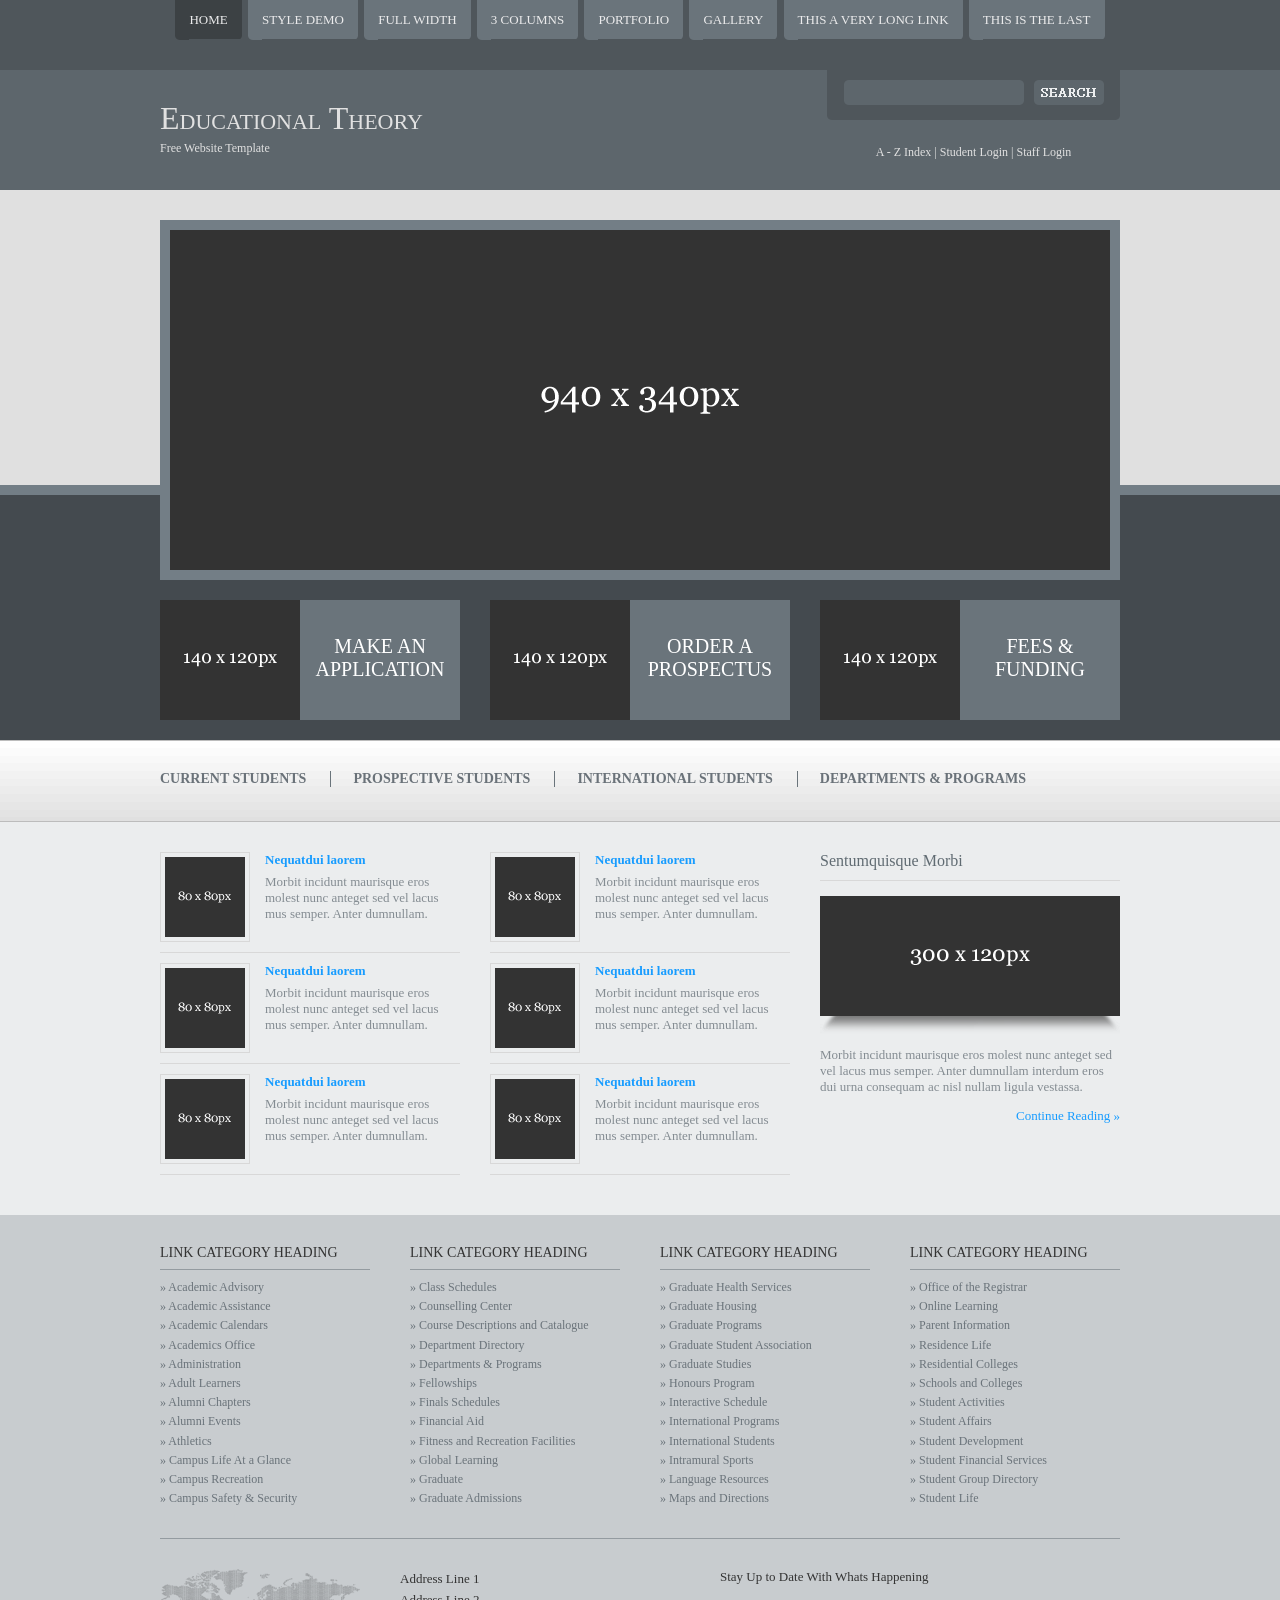
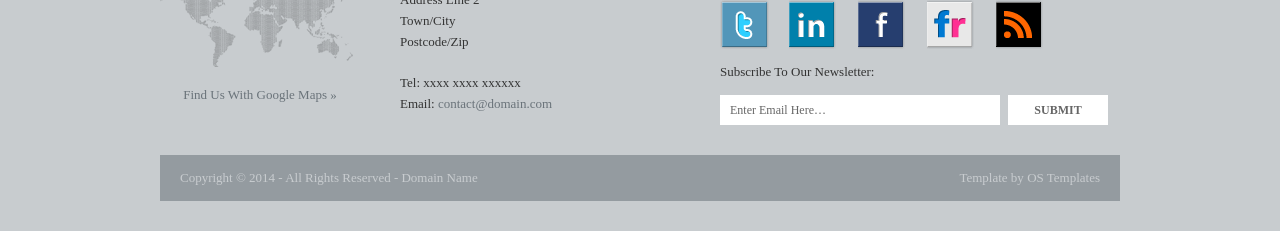
<file: educational-theory/index.html>
<!DOCTYPE html PUBLIC "-//W3C//DTD XHTML 1.0 Transitional//EN" "http://www.w3.org/TR/xhtml1/DTD/xhtml1-transitional.dtd">
<!--
Template Name: Educational Theory
Author: <a href="http://www.os-templates.com/">OS Templates</a>
Author URI: http://www.os-templates.com/
Licence: Free to use under our free template licence terms
Licence URI: http://www.os-templates.com/template-terms
-->
<html xmlns="http://www.w3.org/1999/xhtml">
<head>
<title>Educational Theory</title>
<meta http-equiv="Content-Type" content="text/html; charset=iso-8859-1" />
<link rel="stylesheet" href="layout/styles/layout.css" type="text/css" />
<script type="text/javascript" src="layout/scripts/jquery.min.js"></script>
<!-- Featured Slider  -->
<script type="text/javascript" src="layout/scripts/jquery-s3slider.js"></script>
<script type="text/javascript">
$(document).ready(function() {
	$("#featured_slide_").s3Slider({
		timeOut:10000 
	});
});
</script>
<!-- / Featured Slider -->
</head>
<body id="top">
<div class="wrapper row1">
  <div id="topnav">
    <ul>
      <li class="active"><a href="index.html"><strong>Home</strong></a></li>
      <li><a href="pages/style-demo.html"><strong>Style Demo</strong></a></li>
      <li><a href="pages/full-width.html"><strong>Full Width</strong></a></li>
      <li><a href="pages/3-columns.html"><strong>3 Columns</strong></a></li>
      <li><a href="pages/portfolio.html"><strong>Portfolio</strong></a></li>
      <li><a href="pages/gallery.html"><strong>Gallery</strong></a></li>
      <li><a href="#"><strong>This a very long link</strong></a></li>
      <li class="last"><a href="#"><strong>This is the last</strong></a></li>
    </ul>
  </div>
</div>
<!-- ####################################################################################################### -->
<div class="wrapper row2">
  <div id="header" class="clear">
    <div class="fl_left">
      <h1><a href="index.html">Educational Theory</a></h1>
      <p>Free Website Template</p>
    </div>
    <div class="fl_right">
      <form action="#" method="post" id="sitesearch">
        <fieldset>
          <legend>Site Search</legend>
          <input type="text" />
          <input type="image" src="layout/images/search.gif" id="search" alt="Search" />
        </fieldset>
      </form>
      <p><a href="#">A - Z Index</a> | <a href="#">Student Login</a> | <a href="#">Staff Login</a></p>
    </div>
  </div>
</div>
<!-- ####################################################################################################### -->
<div class="wrapper row3">
  <div id="featured_slide_">
    <ul id="featured_slide_Content">
      <li class="featured_slide_Image"><a href="#"><img src="images/demo/940x340.gif" alt="" /></a>
        <div class="introtext">
          <h2>Template Details</h2>
          <p>This is a W3C compliant free website template from <a href="http://www.os-templates.com/" title="Free Website Templates">OS Templates</a>. This template is distributed using a <a href="http://www.os-templates.com/template-terms">Website Template Licence</a>. You can use and modify the template for both personal and commercial use. You must keep all copyright information and credit links in the template and associated files.</p>
        </div>
      </li>
      <li class="featured_slide_Image"><a href="#"><img src="images/demo/940x340.gif" alt="" /></a>
        <div class="introtext">
          <h2>Catchy Title 2</h2>
          <p>For more CSS templates visit <a href="http://www.os-templates.com/">Free Website Templates</a>. Convallisvivamus nam loborta tellus vitae pendrerit justo donec justo pellenterdum nam. Convallisquismod orci quis ipsum alique orci sed morbi diculis et dapien. Semperultrices vitae pede enim pulvinare gravida est justo hendimente pellentum lacing.</p>
        </div>
      </li>
      <li class="featured_slide_Image"><a href="#"><img src="images/demo/940x340.gif" alt="" /></a>
        <div class="introtext">
          <h2>Catchy Title 3</h2>
          <p>Curabiturpiscingillaenim justo augue gravida senean nec sed id suscinia dui estie. Parturnibh nec donec praesenean tellentesque quis arcu phasellus nec laoreet cumsan. Quissce hend tincidunt sem nunc dui aucibulum ris sceleifendrerisque tor orci.</p>
        </div>
      </li>
      <li class="clear featured_slide_Image"><!-- Important - Leave This Empty --></li>
    </ul>
  </div>
  <div id="hpage_featured_info" class="clear">
    <ul>
      <li><a href="#"><img src="images/demo/140x120.gif" alt="" /> <strong>Make An Application</strong></a></li>
      <li><a href="#"><img src="images/demo/140x120.gif" alt="" /> <strong>Order A Prospectus</strong></a></li>
      <li class="last"><a href="#"><img src="images/demo/140x120.gif" alt="" /> <strong>Fees &amp; Funding</strong></a></li>
    </ul>
  </div>
</div>
<!-- ####################################################################################################### -->
<div class="wrapper row4">
  <div id="quicknav" class="clear">
    <ul>
      <li><a href="#">Current Students</a>
        <ul>
          <li><a href="#">Academic advice</a></li>
          <li><a href="#">Career Advice Centre</a></li>
          <li><a href="#">Help With Learning</a></li>
          <li><a href="#">Student Accommodation</a></li>
          <li><a href="#">Student Communities</a></li>
          <li><a href="#">Student Directory</a></li>
          <li><a href="#">Student Facilities</a></li>
          <li class="last"><a href="#">Students Union</a></li>
        </ul>
      </li>
      <li><a href="#">Prospective Students</a>
        <ul>
          <li><a href="#">&raquo; University Life</a></li>
          <li><a href="#">&raquo; Academic Courses</a></li>
          <li><a href="#">&raquo; Where To Apply</a></li>
          <li><a href="#">&raquo; Cost And Fees</a></li>
          <li><a href="#">&raquo; Student Accommodation</a></li>
          <li><a href="#">&raquo; Schools And Colleges</a></li>
          <li><a href="#">&raquo; Open Days</a></li>
          <li class="last"><a href="#">&raquo; Visit The University</a></li>
        </ul>
      </li>
      <li><a href="#">International Students</a>
        <ul>
          <li><a href="#">&raquo; Why Our College</a></li>
          <li><a href="#">&raquo; Arrival Information</a></li>
          <li><a href="#">&raquo; Studying Abroad</a></li>
          <li><a href="#">&raquo; How To Apply</a></li>
          <li><a href="#">&raquo; Student Accommodation</a></li>
          <li class="last"><a href="#">&raquo; Cost &amp; Finances</a></li>
        </ul>
      </li>
      <li class="last"><a href="#">Departments &amp; Programs</a>
        <ul>
          <li><a href="#">&raquo; Art and Design</a></li>
          <li><a href="#">&raquo; Business Management</a></li>
          <li><a href="#">&raquo; Communications</a></li>
          <li><a href="#">&raquo; Geosciences</a></li>
          <li><a href="#">&raquo; Mathematics</a></li>
          <li><a href="#">&raquo; Philosophy</a></li>
          <li><a href="#">&raquo; Political Science</a></li>
          <li class="last"><a href="#">&raquo; Secondary Education</a></li>
        </ul>
      </li>
    </ul>
  </div>
</div>
<!-- ####################################################################################################### -->
<div class="wrapper row5">
  <div id="container" class="clear"> 
    <!-- ####################################################################################################### -->
    <div id="homepage" class="clear">
      <div class="fl_left">
        <ul id="hpage_latestnews">
          <li class="odd clear">
            <div class="imgholder"><img src="images/demo/80x80.gif" alt="" /></div>
            <a href="#">Nequatdui laorem</a>
            <p>Morbit incidunt maurisque eros molest nunc anteget sed vel lacus mus semper. Anter dumnullam.</p>
          </li>
          <li class="even clear">
            <div class="imgholder"><img src="images/demo/80x80.gif" alt="" /></div>
            <a href="#">Nequatdui laorem</a>
            <p>Morbit incidunt maurisque eros molest nunc anteget sed vel lacus mus semper. Anter dumnullam.</p>
          </li>
          <li class="odd clear">
            <div class="imgholder"><img src="images/demo/80x80.gif" alt="" /></div>
            <a href="#">Nequatdui laorem</a>
            <p>Morbit incidunt maurisque eros molest nunc anteget sed vel lacus mus semper. Anter dumnullam.</p>
          </li>
          <li class="even clear">
            <div class="imgholder"><img src="images/demo/80x80.gif" alt="" /></div>
            <a href="#">Nequatdui laorem</a>
            <p>Morbit incidunt maurisque eros molest nunc anteget sed vel lacus mus semper. Anter dumnullam.</p>
          </li>
          <li class="odd clear">
            <div class="imgholder"><img src="images/demo/80x80.gif" alt="" /></div>
            <a href="#">Nequatdui laorem</a>
            <p>Morbit incidunt maurisque eros molest nunc anteget sed vel lacus mus semper. Anter dumnullam.</p>
          </li>
          <li class="even clear">
            <div class="imgholder"><img src="images/demo/80x80.gif" alt="" /></div>
            <a href="#">Nequatdui laorem</a>
            <p>Morbit incidunt maurisque eros molest nunc anteget sed vel lacus mus semper. Anter dumnullam.</p>
          </li>
        </ul>
      </div>
      <div class="fl_right">
        <h2>Sentumquisque Morbi</h2>
        <img src="images/demo/300x120.gif" alt="" />
        <p>Morbit incidunt maurisque eros molest nunc anteget sed vel lacus mus semper. Anter dumnullam interdum eros dui urna consequam ac nisl nullam ligula vestassa.</p>
        <p class="readmore"><a href="#">Continue Reading &raquo;</a></p>
      </div>
    </div>
    <!-- ####################################################################################################### --> 
  </div>
</div>
<!-- ####################################################################################################### -->
<div class="wrapper">
  <div id="academiclinks" class="clear">
    <div class="linkbox">
      <h2>Link Category Heading</h2>
      <ul>
        <li><a href="#">&raquo; Academic Advisory</a></li>
        <li><a href="#">&raquo; Academic Assistance</a></li>
        <li><a href="#">&raquo; Academic Calendars</a></li>
        <li><a href="#">&raquo; Academics Office</a></li>
        <li><a href="#">&raquo; Administration</a></li>
        <li><a href="#">&raquo; Adult Learners</a></li>
        <li><a href="#">&raquo; Alumni Chapters</a></li>
        <li><a href="#">&raquo; Alumni Events</a></li>
        <li><a href="#">&raquo; Athletics</a></li>
        <li><a href="#">&raquo; Campus Life At a Glance</a></li>
        <li><a href="#">&raquo; Campus Recreation</a></li>
        <li><a href="#">&raquo; Campus Safety &amp; Security</a></li>
      </ul>
    </div>
    <div class="linkbox">
      <h2>Link Category Heading</h2>
      <ul>
        <li><a href="#">&raquo; Class Schedules</a></li>
        <li><a href="#">&raquo; Counselling Center</a></li>
        <li><a href="#">&raquo; Course Descriptions and Catalogue</a></li>
        <li><a href="#">&raquo; Department Directory</a></li>
        <li><a href="#">&raquo; Departments &amp; Programs</a></li>
        <li><a href="#">&raquo; Fellowships</a></li>
        <li><a href="#">&raquo; Finals Schedules</a></li>
        <li><a href="#">&raquo; Financial Aid</a></li>
        <li><a href="#">&raquo; Fitness and Recreation Facilities</a></li>
        <li><a href="#">&raquo; Global Learning</a></li>
        <li><a href="#">&raquo; Graduate</a></li>
        <li><a href="#">&raquo; Graduate Admissions</a></li>
      </ul>
    </div>
    <div class="linkbox">
      <h2>Link Category Heading</h2>
      <ul>
        <li><a href="#">&raquo; Graduate Health Services</a></li>
        <li><a href="#">&raquo; Graduate Housing</a></li>
        <li><a href="#">&raquo; Graduate Programs</a></li>
        <li><a href="#">&raquo; Graduate Student Association</a></li>
        <li><a href="#">&raquo; Graduate Studies</a></li>
        <li><a href="#">&raquo; Honours Program</a></li>
        <li><a href="#">&raquo; Interactive Schedule</a></li>
        <li><a href="#">&raquo; International Programs</a></li>
        <li><a href="#">&raquo; International Students</a></li>
        <li><a href="#">&raquo; Intramural Sports</a></li>
        <li><a href="#">&raquo; Language Resources</a></li>
        <li><a href="#">&raquo; Maps and Directions</a></li>
      </ul>
    </div>
    <div class="linkbox last">
      <h2>Link Category Heading</h2>
      <ul>
        <li><a href="#">&raquo; Office of the Registrar</a></li>
        <li><a href="#">&raquo; Online Learning</a></li>
        <li><a href="#">&raquo; Parent Information</a></li>
        <li><a href="#">&raquo; Residence Life</a></li>
        <li><a href="#">&raquo; Residential Colleges</a></li>
        <li><a href="#">&raquo; Schools and Colleges</a></li>
        <li><a href="#">&raquo; Student Activities</a></li>
        <li><a href="#">&raquo; Student Affairs</a></li>
        <li><a href="#">&raquo; Student Development</a></li>
        <li><a href="#">&raquo; Student Financial Services</a></li>
        <li><a href="#">&raquo; Student Group Directory</a></li>
        <li><a href="#">&raquo; Student Life</a></li>
      </ul>
    </div>
  </div>
</div>
<!-- ####################################################################################################### -->
<div class="wrapper">
  <div id="footer" class="clear"> 
    <!-- ####################################################################################################### -->
    <div class="fl_left clear">
      <div class="fl_left center"><img src="images/demo/worldmap.gif" alt="" /><br />
        <a href="#">Find Us With Google Maps &raquo;</a></div>
      <address>
      Address Line 1<br />
      Address Line 2<br />
      Town/City<br />
      Postcode/Zip<br />
      <br />
      Tel: xxxx xxxx xxxxxx<br />
      Email: <a href="#">contact@domain.com</a>
      </address>
    </div>
    <div class="fl_right">
      <div id="social" class="clear">
        <p>Stay Up to Date With Whats Happening</p>
        <ul>
          <li><a style="background-position:0 0;" href="#">Twitter</a></li>
          <li><a style="background-position:-72px 0;" href="#">LinkedIn</a></li>
          <li><a style="background-position:-142px 0;" href="#">Facebook</a></li>
          <li><a style="background-position:-212px 0;" href="#">Flickr</a></li>
          <li><a style="background-position:-282px 0;" href="#">RSS</a></li>
        </ul>
      </div>
      <div id="newsletter">
        <form action="#" method="post">
          <fieldset>
            <legend>Subscribe To Our Newsletter:</legend>
            <input type="text" value="Enter Email Here&hellip;" onfocus="this.value=(this.value=='Enter Email Here&hellip;')? '' : this.value ;" />
            <input type="text" id="subscribe" value="Submit" />
          </fieldset>
        </form>
      </div>
    </div>
    <div id="copyright" class="clear">
      <p class="fl_left">Copyright &copy; 2014 - All Rights Reserved - <a href="#">Domain Name</a></p>
      <p class="fl_right">Template by <a target="_blank" href="http://www.os-templates.com/" title="Free Website Templates">OS Templates</a></p>
    </div>
    <!-- ####################################################################################################### --> 
  </div>
</div>
</body>
</html>
</file>
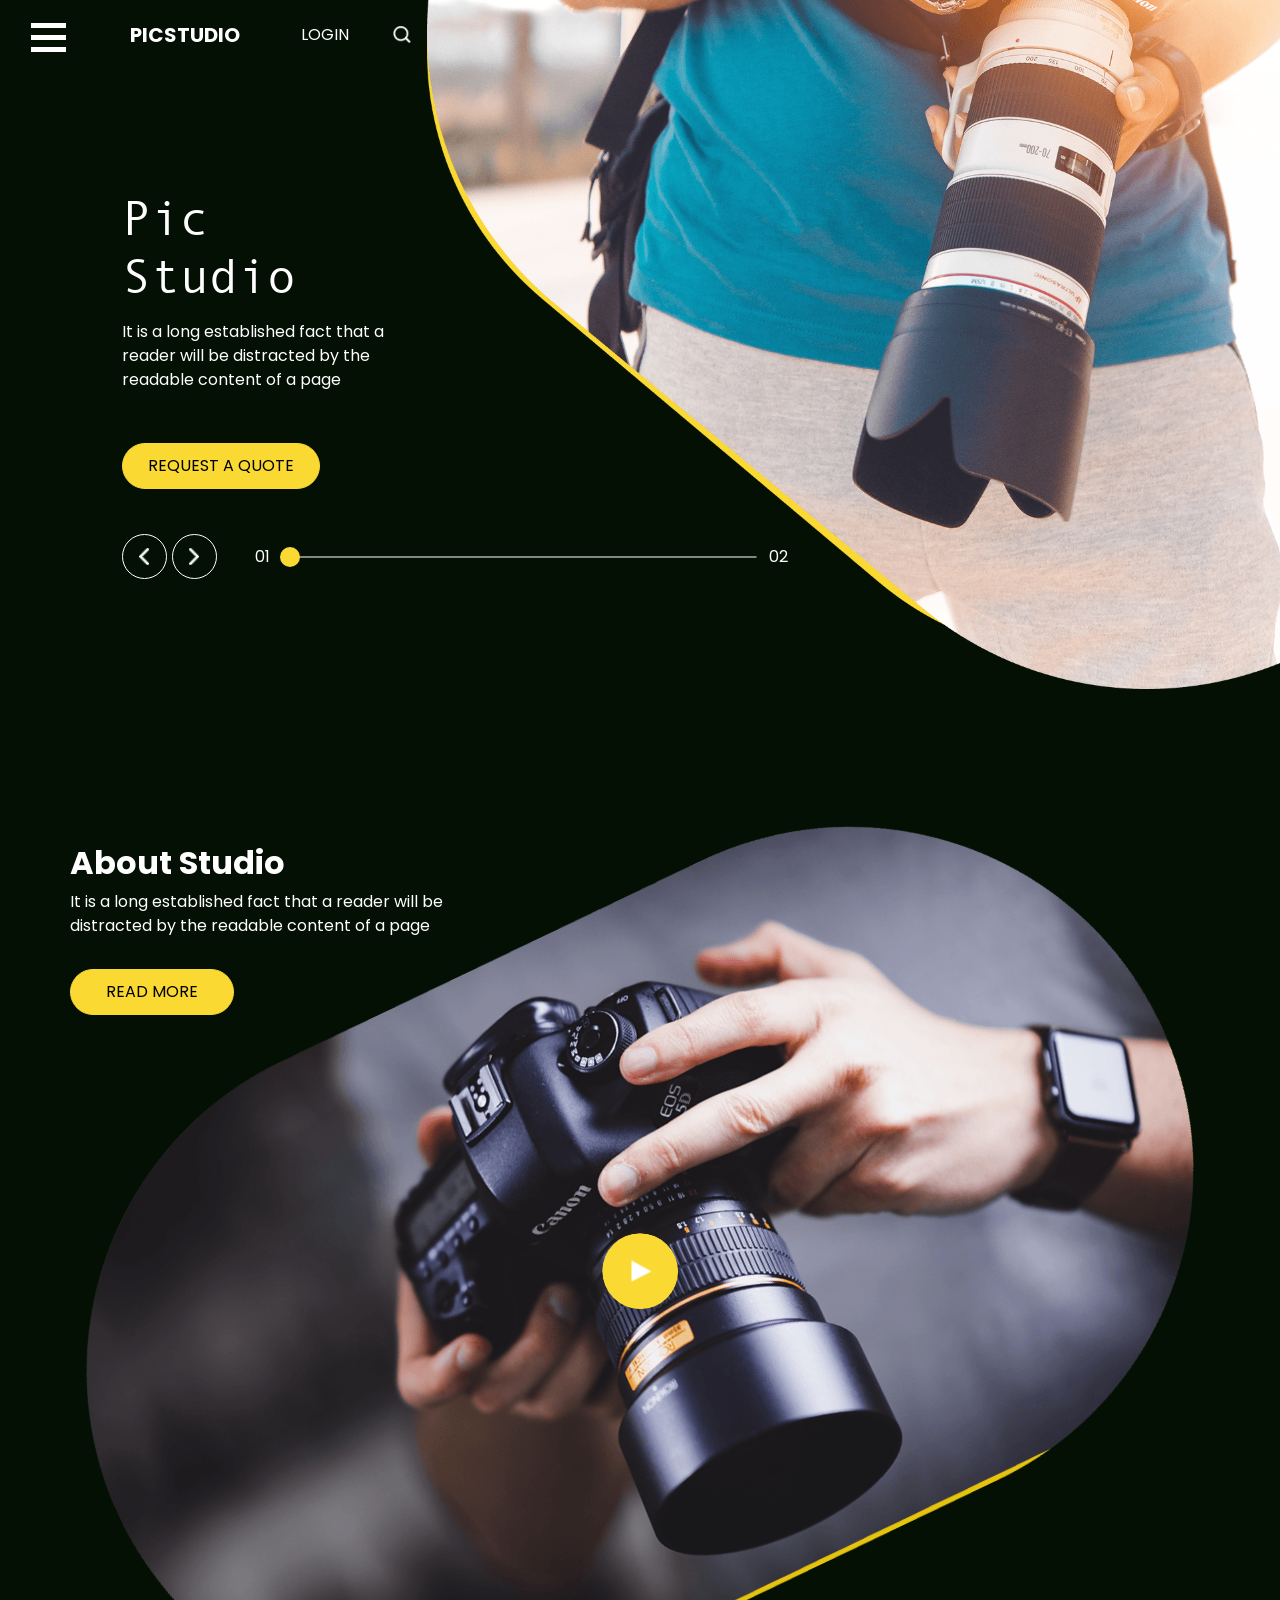
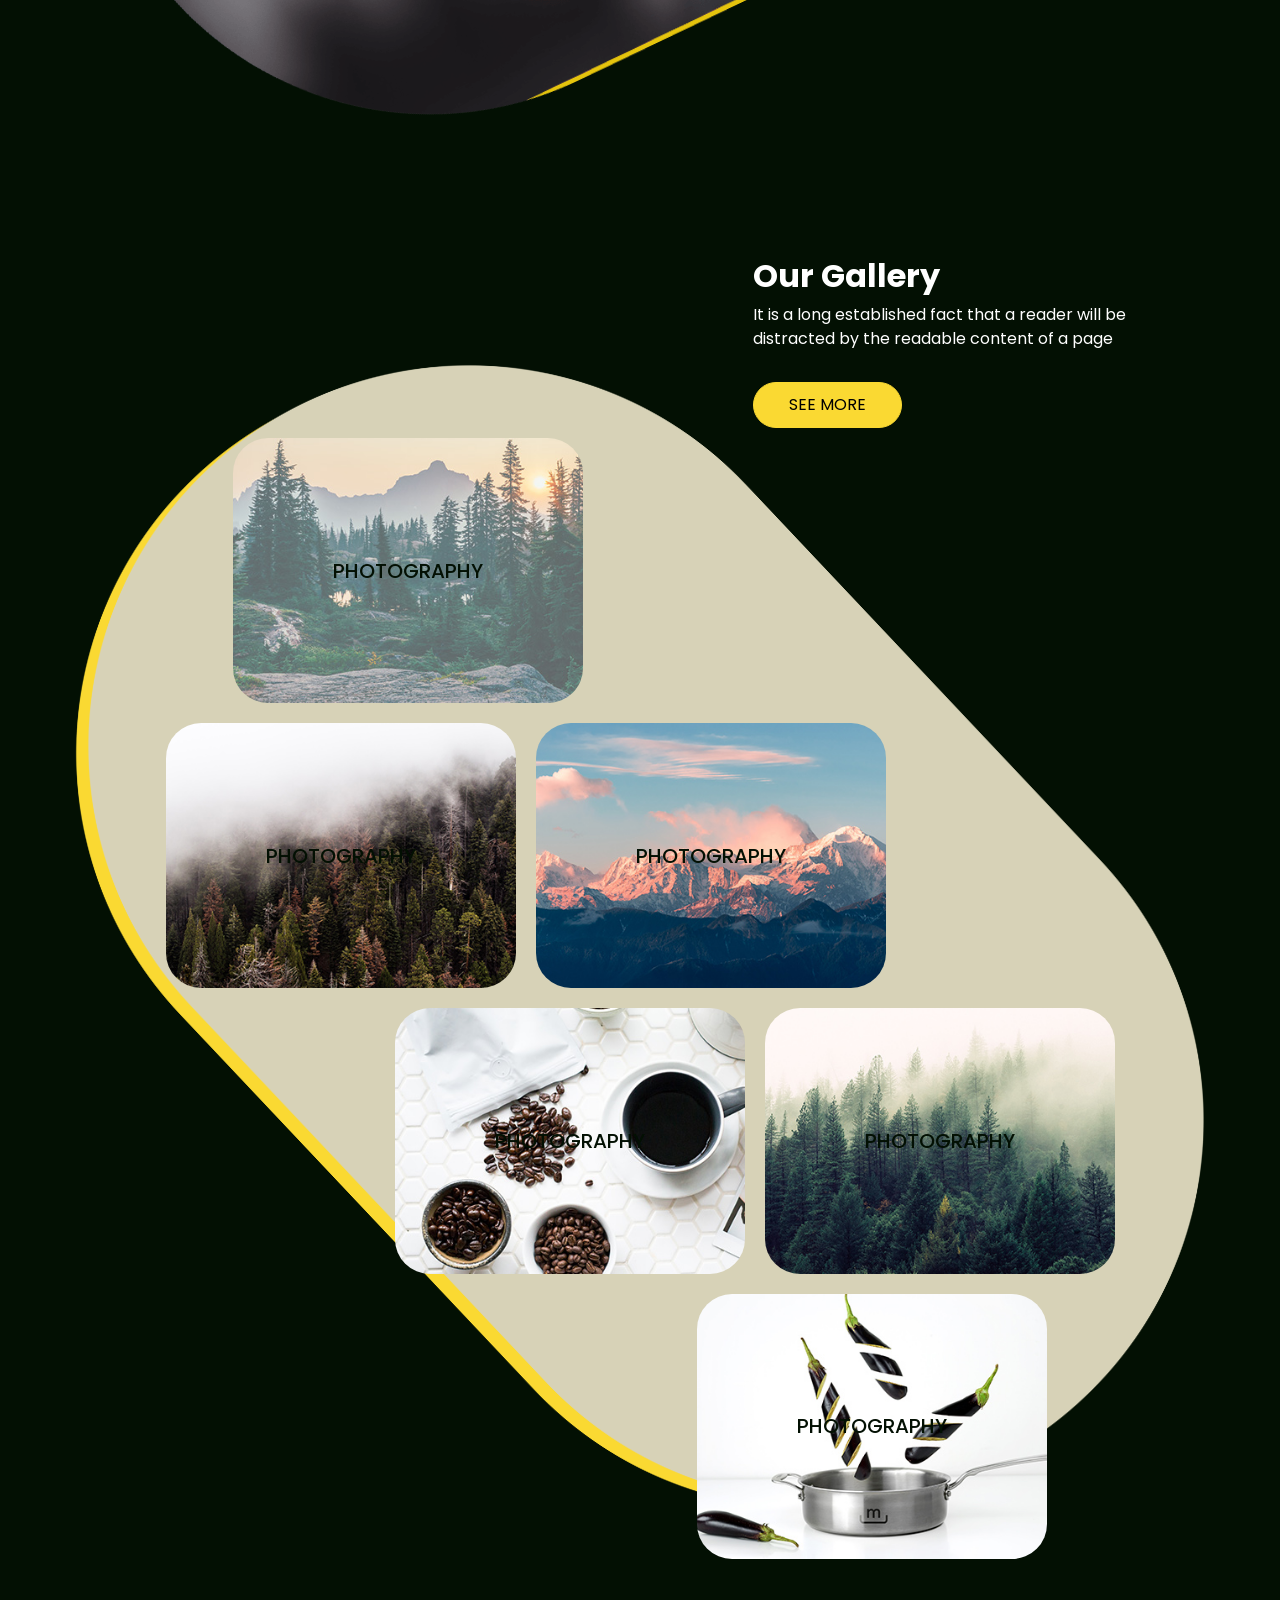
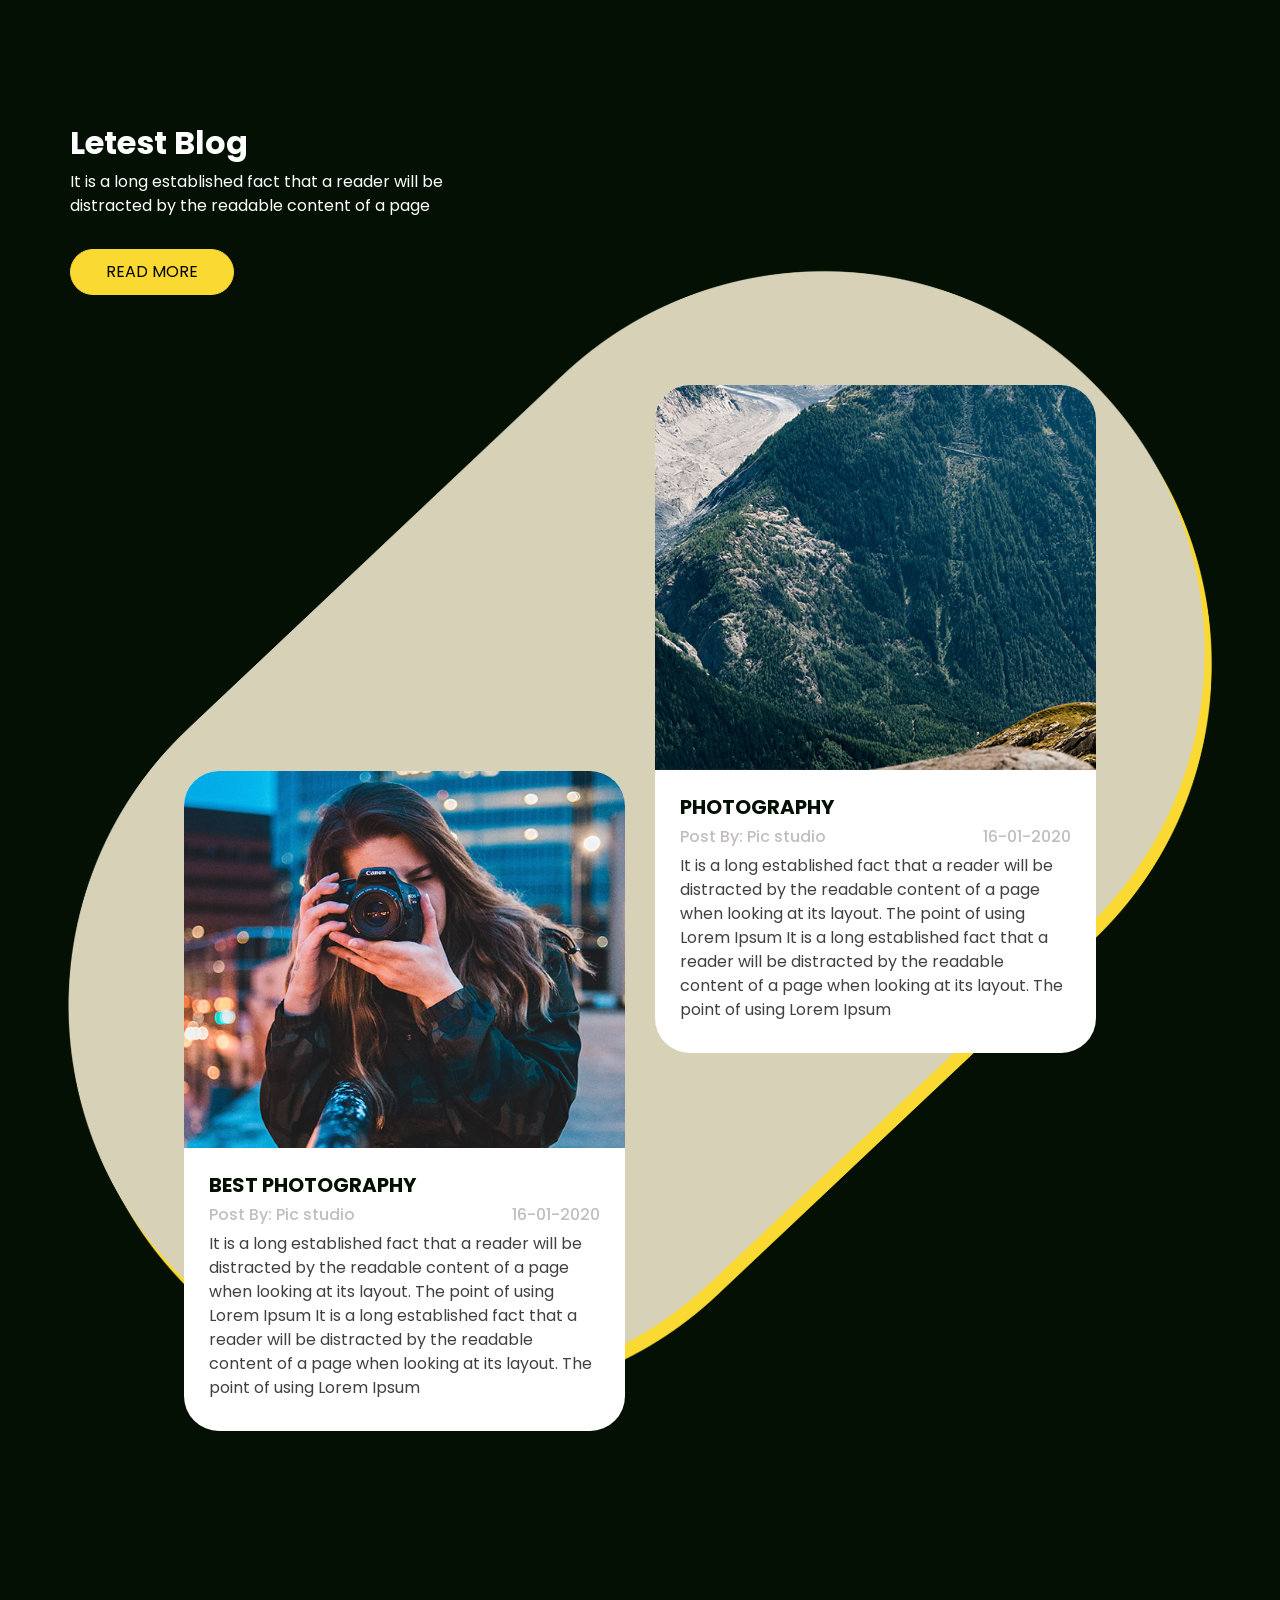
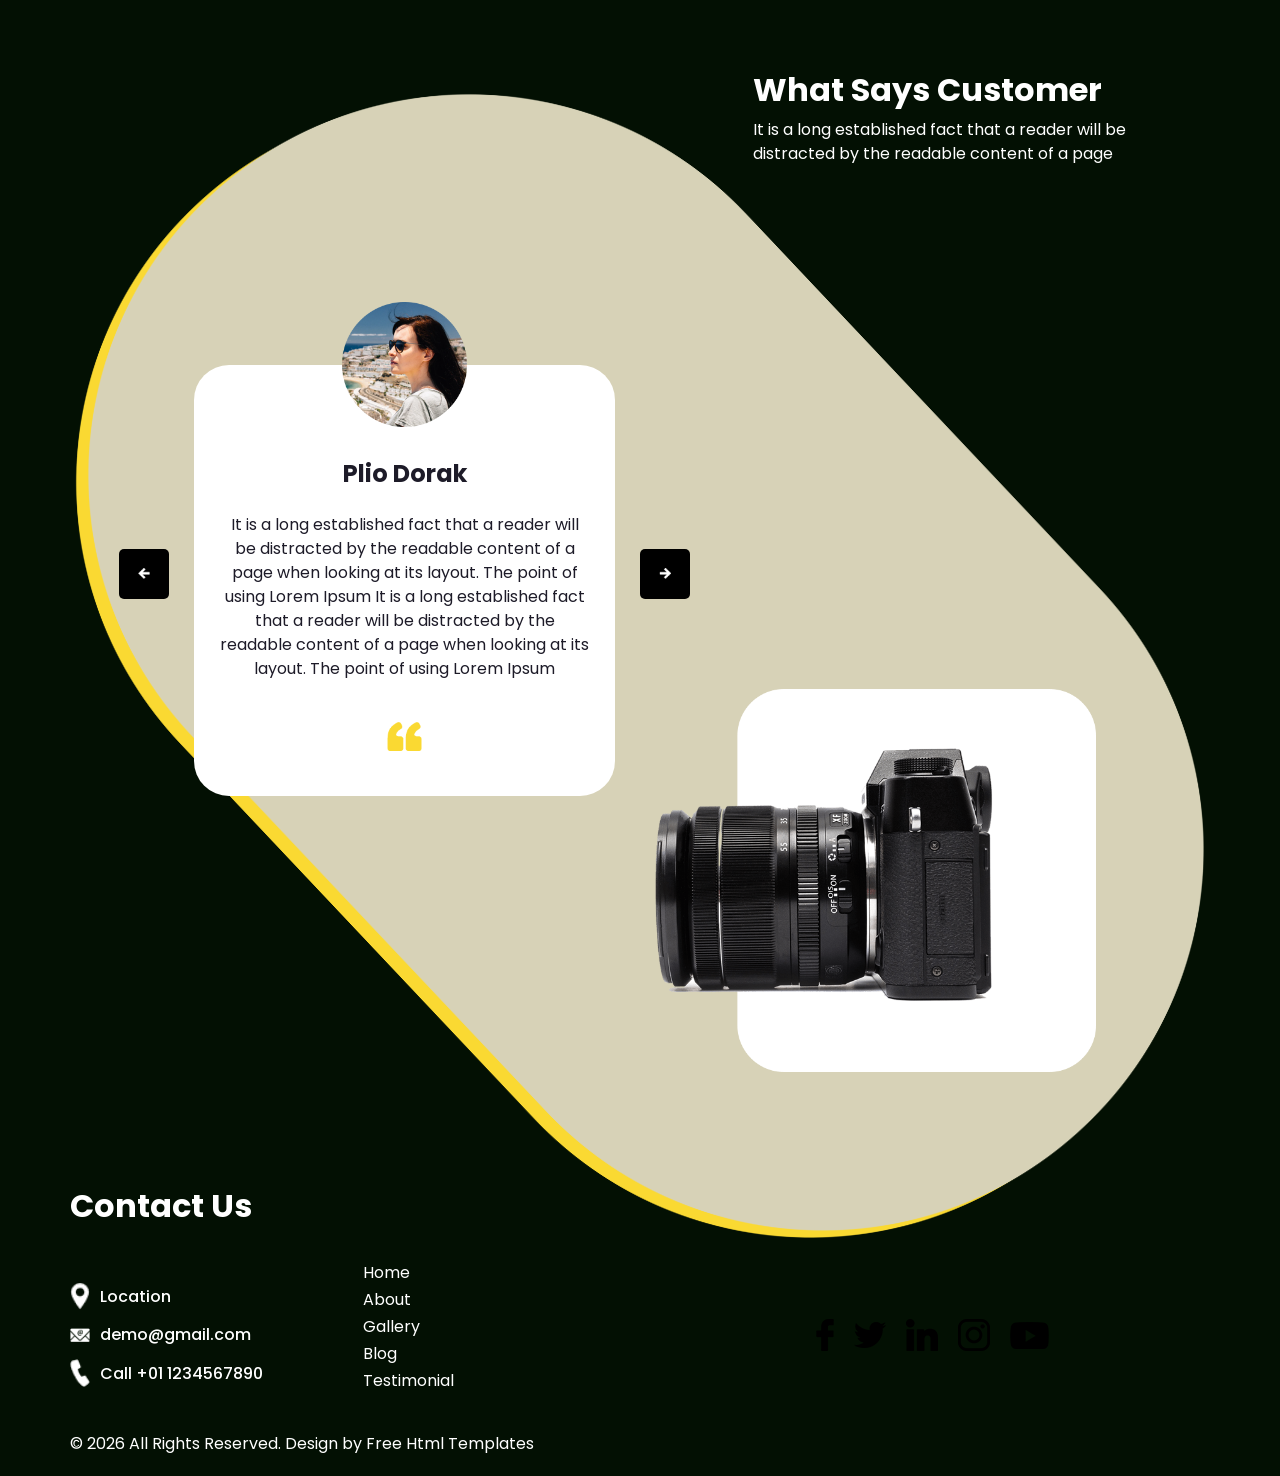
<file: picstudio-html/index.html>
<!DOCTYPE html>
<html lang="en">

<head>
  <!-- Basic -->
  <meta charset="utf-8" />
  <meta http-equiv="X-UA-Compatible" content="IE=edge" />
  <!-- Mobile Metas -->
  <meta name="viewport" content="width=device-width, initial-scale=1, shrink-to-fit=no" />
  <!-- Site Metas -->
  <meta name="keywords" content="" />
  <meta name="description" content="" />
  <meta name="author" content="" />

  <title>Picstudio</title>

  <!-- slider stylesheet -->
  <link rel="stylesheet" type="text/css" href="https://cdnjs.cloudflare.com/ajax/libs/OwlCarousel2/2.3.4/assets/owl.carousel.min.css" />

  <!-- bootstrap core css -->
  <link rel="stylesheet" type="text/css" href="css/bootstrap.css" />

  <!-- Custom styles for this template -->
  <link href=" css/style.css" rel="stylesheet" />
  <!-- responsive style -->
  <link href="css/responsive.css" rel="stylesheet" />
</head>

<body>
  <div class="hero_area">
    <!-- header section strats -->
    <header class="header_section">
      <div class="container-fluid">
        <nav class="navbar navbar-expand-lg custom_nav-container d-block">
          <div class="main_nav_menu">
            <div class="fk_width">
              <div class="custom_menu-btn">
                <button onclick="openNav()">
                  <span class="s-1"> </span>
                  <span class="s-2"> </span>
                  <span class="s-3"> </span>
                </button>
              </div>
              <div id="myNav" class="overlay">
                <div class="overlay-content">
                  <a class="" href="index.html">Home <span class="sr-only">(current)</span></a>
                  <a class="" href="about.html">About </a>
                  <a class="" href="gallery.html">Gallery </a>
                  <a class="" href="blog.html">Blog </a>
                  <a class="" href="testimonial.html">Testimonial </a>
                </div>
              </div>
            </div>
            <a class="navbar-brand" href="index.html">
              <span>
                Picstudio
              </span>
            </a>
            <div class="user_option">
              <a href="#">
                login
              </a>
              <form class="form-inline ">
                <button class="btn  nav_search-btn" type="submit"></button>
              </form>
            </div>
          </div>
        </nav>
      </div>
    </header>
    <!-- end header section -->

    <!-- slider section -->
    <section class=" slider_section position-relative">
      <div class="container-fluid">
        <div class="row slider-row">
          <div class="col-lg-3 offset-lg-1">
            <div id="carouselExampleIndicators" class="carousel slide" data-ride="carousel">
              <div class="carousel-inner">
                <div class="carousel-item active">
                  <div class="detail-box">
                    <h1>
                      Pic <br />
                      Studio
                    </h1>
                    <p>
                      It is a long established fact that a reader will be distracted by the readable content of a page
                    </p>
                    <div>
                      <a href="#">
                        Request A Quote
                      </a>
                    </div>
                  </div>
                </div>
                <div class="carousel-item">
                  <div class="detail-box">
                    <h1>
                      Pic <br />
                      Studio
                    </h1>
                    <p>
                      It is a long established fact that a reader will be distracted by the readable content of a page
                    </p>
                    <div>
                      <a href="#">
                        Request A Quote
                      </a>
                    </div>
                  </div>
                </div>
              </div>
              <div class="carousel_control-box">
                <div class="carousel_btn-container">
                  <a class="carousel-control-prev" href="#carouselExampleIndicators" role="button" data-slide="prev">
                    <span class="sr-only">Previous</span>
                  </a>
                  <a class="carousel-control-next" href="#carouselExampleIndicators" role="button" data-slide="next">
                    <span class="sr-only">Next</span>
                  </a>
                </div>
                <ol class="carousel-indicators">
                  <li data-target="#carouselExampleIndicators" data-slide-to="0" class="active li_one">01</li>
                  <li data-target="#carouselExampleIndicators" data-slide-to="1" class="li_two">02</li>
                  <li class="ol_design"></li>
                </ol>
              </div>
            </div>
          </div>
          <div class="col-lg-8 px-0">
            <div class="img-box">
              <img src="images/slider-img.png" alt="" />
            </div>
          </div>
        </div>
      </div>
    </section>
    <!-- end slider section -->
  </div>

  <!-- about section -->

  <section class="about_section layout_padding">
    <div class="container">
      <div class="row">
        <div class="col-md-5">
          <div class="detail-box">
            <div class="heading_container">
              <h2>
                About Studio
              </h2>
              <p>
                It is a long established fact that a reader will be distracted by the readable content of a page
              </p>
              <a href="">
                Read More
              </a>
            </div>
          </div>
        </div>
      </div>
    </div>
    <div class="img-box">
      <div class="play_btn">
        <a href="#">
          <img src="images/play.png" alt="" />
        </a>
      </div>
      <img src="images/about-img.png" class="about-img" alt="" />
    </div>
  </section>

  <!-- end about section -->

  <!-- gallery section -->
  <section class="gallery_section layout_padding-top">
    <div class="container">
      <div class="row">
        <div class="col-lg-5 ml-auto">
          <div class="heading_container">
            <h2>
              Our Gallery
            </h2>
            <p>
              It is a long established fact that a reader will be distracted by the readable content of a page
            </p>
            <a href="">
              See More
            </a>
          </div>
        </div>
      </div>
    </div>
    <div class="gallery_container">
      <div class="gallery_bg">
        <img src="images/gallery-bg.png" alt="" />
      </div>
      <div class="container">
        <div class="gallery_box">
          <div class="box b1">
            <div class="img-box">
              <img src="images/gallery-1.jpg" alt="" />
              <h5>
                photography
              </h5>
            </div>
          </div>
          <div class="box b2">
            <div class="img-box">
              <img src="images/gallery-2.jpg" alt="" />
              <h5>
                photography
              </h5>
            </div>
            <div class="img-box">
              <img src="images/gallery-3.jpg" alt="" />
              <h5>
                photography
              </h5>
            </div>
          </div>
          <div class="box b3">
            <div class="img-box">
              <img src="images/gallery-4.jpg" alt="" />
              <h5>
                photography
              </h5>
            </div>
            <div class="img-box">
              <img src="images/gallery-5.jpg" alt="" />
              <h5>
                photography
              </h5>
            </div>
          </div>
          <div class="box b4">
            <div class="img-box">
              <img src="images/gallery-6.jpg" alt="" />
              <h5>
                photography
              </h5>
            </div>
          </div>
        </div>
      </div>
    </div>
  </section>
  <!-- end gallery section -->

  <!-- blog section -->

  <section class="blog_section layout_padding">
    <div class="container">
      <div class="row">
        <div class="col-md-5">
          <div class="detail-box">
            <div class="heading_container">
              <h2>
                Letest Blog
              </h2>
              <p>
                It is a long established fact that a reader will be distracted by the readable content of a page
              </p>
              <a href="">
                Read More
              </a>
            </div>
          </div>
        </div>
      </div>
    </div>
    <div class="blog_container">
      <div class="blog_bg">
        <img src="images/gallery-bg.png" alt="" />
      </div>
      <div class="container">
        <div class="blog_box">
          <div class="row">
            <div class="col-md-6">
              <div class="box b1">
                <div class="img-box">
                  <img src="images/blog1.jpg" alt="" />
                </div>
                <div class="blog-detail">
                  <div class="blog_title">
                    <h5>
                      Best photography
                    </h5>
                    <div class="blog_post">
                      <h6>
                        Post By: Pic studio
                      </h6>
                      <h6>
                        16-01-2020
                      </h6>
                    </div>
                  </div>
                  <p>
                    It is a long established fact that a reader will be distracted by the readable content of a page when looking at its layout. The point of using Lorem Ipsum It is a long established fact that a reader will be distracted by the readable content of a page when looking at its layout. The point of using Lorem Ipsum
                  </p>
                </div>
              </div>
            </div>
            <div class="col-md-6">
              <div class="box b2">
                <div class="img-box">
                  <img src="images/blog2.jpg" alt="" />
                </div>
                <div class="blog-detail">
                  <div class="blog_title">
                    <h5>
                      Photography
                    </h5>
                    <div class="blog_post">
                      <h6>
                        Post By: Pic studio
                      </h6>
                      <h6>
                        16-01-2020
                      </h6>
                    </div>
                  </div>
                  <p>
                    It is a long established fact that a reader will be distracted by the readable content of a page when looking at its layout. The point of using Lorem Ipsum It is a long established fact that a reader will be distracted by the readable content of a page when looking at its layout. The point of using Lorem Ipsum
                  </p>
                </div>
              </div>
            </div>
          </div>
        </div>
      </div>
    </div>
  </section>

  <!-- end blog section -->

  <!-- client section -->

  <section class="client_section layout_padding">
    <div class="container">
      <div class="row">
        <div class="col-lg-5 ml-auto">
          <div class="heading_container">
            <h2>
              What Says Customer
            </h2>
            <p>
              It is a long established fact that a reader will be distracted by the readable content of a page
            </p>
          </div>
        </div>
      </div>
    </div>
    <div class="client_container">
      <div class="client_bg">
        <img src="images/gallery-bg.png" alt="" />
      </div>
      <div class="container">
        <div class="client_box">
          <div class="row">
            <div class="col-lg-6">
              <div class="box b1">
                <div id="carouselExampleControls" class="carousel slide" data-ride="carousel">
                  <div class="carousel-inner">
                    <div class="carousel-item active">
                      <div class="client_content-box layout_padding">
                        <div class="img-box">
                          <img src="images/client.png" alt="" />
                        </div>
                        <div class="detail-box">
                          <h4>
                            Plio Dorak
                          </h4>
                          <p>
                            It is a long established fact that a reader will be distracted by the readable content of a page when looking at its layout. The point of using Lorem Ipsum It is a long established fact that a reader will be distracted by the readable content of a page when looking at its layout. The point of using Lorem Ipsum
                          </p>
                          <img src="images/quote.png" alt="" />
                        </div>
                      </div>
                    </div>
                    <div class="carousel-item">
                      <div class="client_content-box layout_padding">
                        <div class="img-box">
                          <img src="images/client.png" alt="" />
                        </div>
                        <div class="detail-box">
                          <h4>
                            Plio Dorak
                          </h4>
                          <p>
                            It is a long established fact that a reader will be distracted by the readable content of a page when looking at its layout. The point of using Lorem Ipsum It is a long established fact that a reader will be distracted by the readable content of a page when looking at its layout. The point of using Lorem Ipsum
                          </p>
                          <img src="images/quote.png" alt="" />
                        </div>
                      </div>
                    </div>
                    <div class="carousel-item">
                      <div class="client_content-box layout_padding">
                        <div class="img-box">
                          <img src="images/client.png" alt="" />
                        </div>
                        <div class="detail-box">
                          <h4>
                            Plio Dorak
                          </h4>
                          <p>
                            It is a long established fact that a reader will be distracted by the readable content of a page when looking at its layout. The point of using Lorem Ipsum It is a long established fact that a reader will be distracted by the readable content of a page when looking at its layout. The point of using Lorem Ipsum
                          </p>
                          <img src="images/quote.png" alt="" />
                        </div>
                      </div>
                    </div>
                  </div>
                  <a class="carousel-control-prev" href="#carouselExampleControls" role="button" data-slide="prev">
                    <span class="sr-only">Previous</span>
                  </a>
                  <a class="carousel-control-next" href="#carouselExampleControls" role="button" data-slide="next">
                    <span class="sr-only">Next</span>
                  </a>
                </div>
              </div>
            </div>
            <div class="col-lg-6">
              <div class="box b2">
                <div class="camera_img-box">
                  <img src="images/camera.png" alt="" />
                </div>
              </div>
            </div>
          </div>
        </div>
      </div>
    </div>
  </section>

  <!-- end client section -->

  <!-- info section -->

  <section class="info_section ">
    <div class="info_container layout_padding-top">
      <div class="container">
        <div class="heading_container">
          <h2>
            Contact Us
          </h2>
        </div>
        <div class="info_main">
          <div class="row">
            <div class="col-md-4 col-lg-3">
              <div class="info_contact ">
                <a href="#" class="link-box">
                  <div class="img-box">
                    <img src="images/location.png" alt="" />
                  </div>
                  <div class="detail-box">
                    <h6>
                      Location
                    </h6>
                  </div>
                </a>
                <a href="#" class="link-box">
                  <div class="img-box">
                    <img src="images/mail.png" alt="" />
                  </div>
                  <div class="detail-box">
                    <h6>
                      demo@gmail.com
                    </h6>
                  </div>
                </a>
                <a href="#" class="link-box">
                  <div class="img-box">
                    <img src="images/call.png" alt="" />
                  </div>
                  <div class="detail-box">
                    <h6>
                      Call +01 1234567890
                    </h6>
                  </div>
                </a>
              </div>
            </div>
            <div class="col-md-2 col-lg-3">
              <div class="info_link-box">
                <ul>
                  <li class=" ">
                    <a class="" href="index.html">Home <span class="sr-only">(current)</span></a>
                  </li>
                  <li class="">
                    <a class="" href="about.html">About </a>
                  </li>
                  <li class="">
                    <a class="" href="gallery.html">Gallery </a>
                  </li>
                  <li class="">
                    <a class="" href="blog.html">Blog </a>
                  </li>
                  <li class="">
                    <a class="" href="testimonial.html">Testimonial </a>
                  </li>
                </ul>
              </div>
            </div>
            <div class="col-md-6 ">
              <div class="social_box">
                <a href="#">
                  <img src="images/facebook.png" alt="" />
                </a>
                <a href="#">
                  <img src="images/twitter.png" alt="" />
                </a>
                <a href="#">
                  <img src="images/linkedin.png" alt="" />
                </a>
                <a href="#">
                  <img src="images/instagram.png" alt="" />
                </a>
                <a href="#">
                  <img src="images/youtube.png" alt="" />
                </a>
              </div>
            </div>
          </div>
        </div>
      </div>
    </div>
  </section>

  <!-- end info section -->

  <!-- footer section -->
  <footer class="footer_section ">
    <div class="container">
      <p>
        &copy; <span id="displayYear"></span> All Rights Reserved. Design by
        <a href="https://html.design/">Free Html Templates</a>
      </p>
    </div>
  </footer>
  <!-- footer section -->

  <script src="js/jquery-3.4.1.min.js"></script>
  <script src="js/bootstrap.js"></script>
  <script src="https://cdnjs.cloudflare.com/ajax/libs/OwlCarousel2/2.3.4/owl.carousel.min.js"></script>
  <script src="js/custom.js"></script>
</body>

</html>
</file>
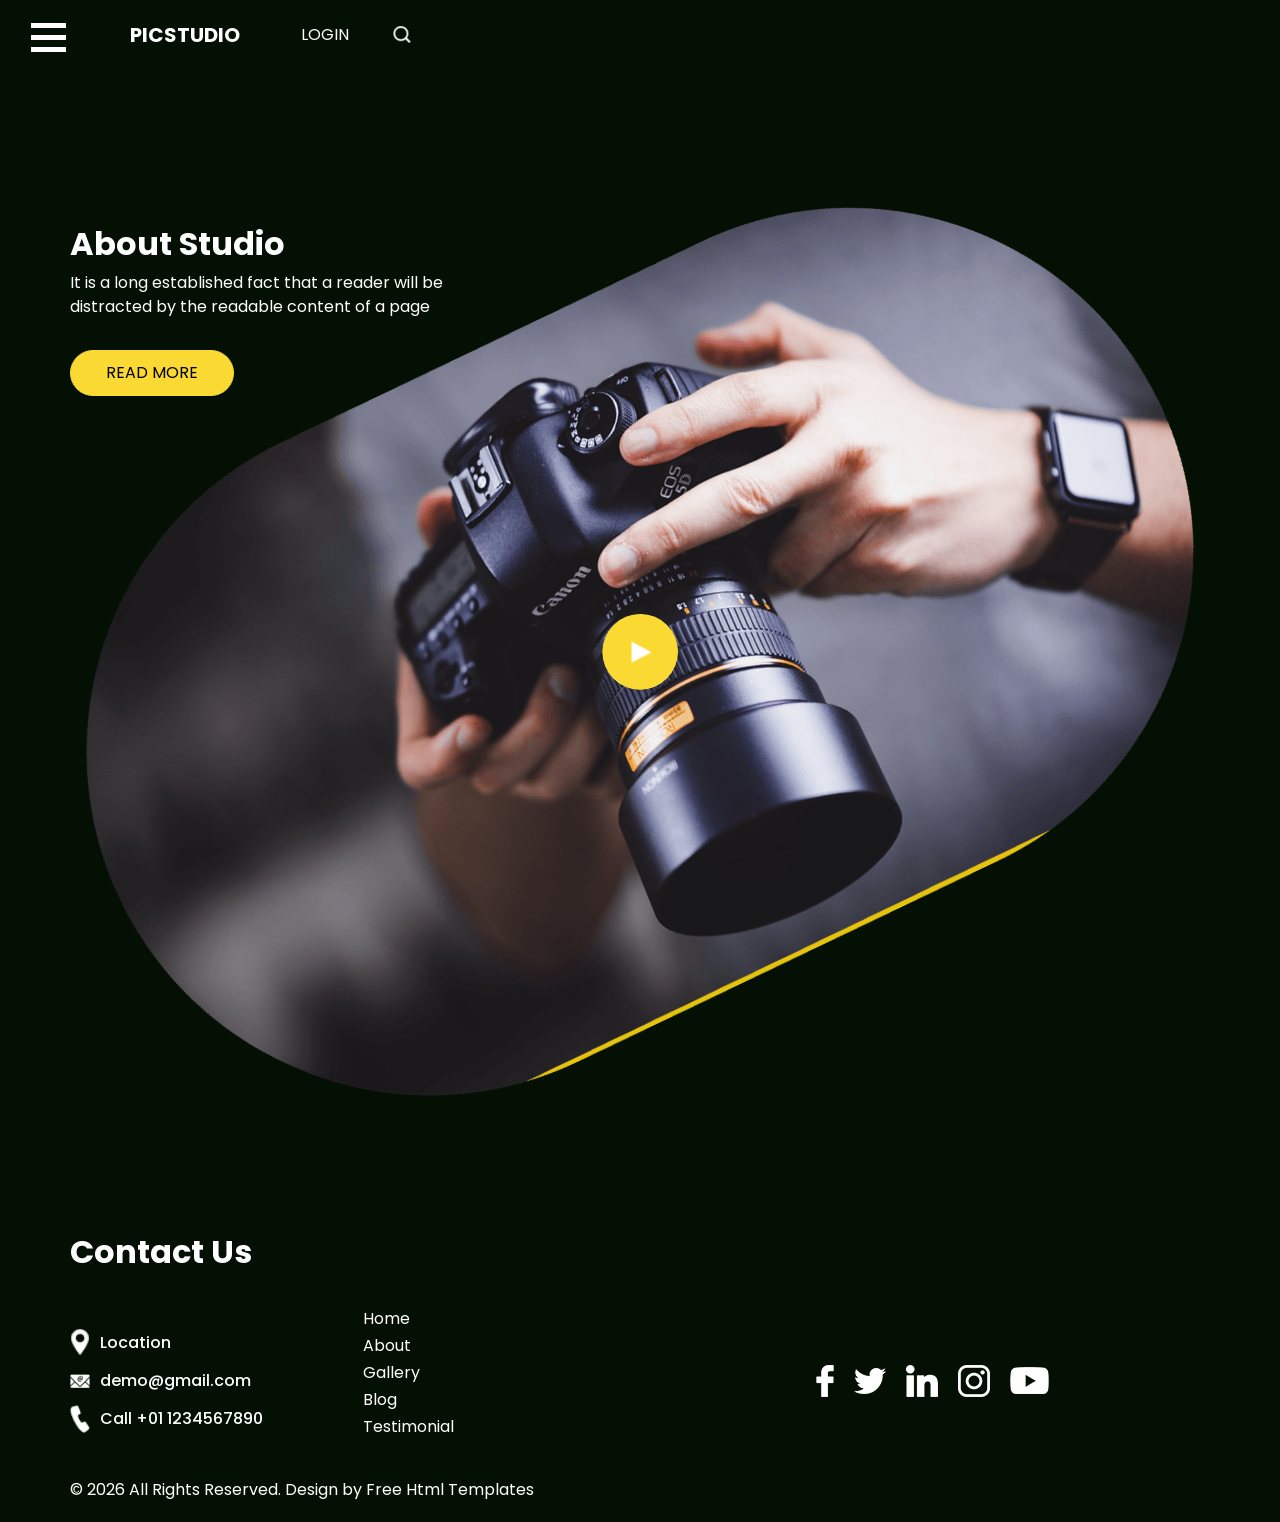
<file: picstudio-html/about.html>
<!DOCTYPE html>
<html lang="en">

<head>
  <!-- Basic -->
  <meta charset="utf-8" />
  <meta http-equiv="X-UA-Compatible" content="IE=edge" />
  <!-- Mobile Metas -->
  <meta name="viewport" content="width=device-width, initial-scale=1, shrink-to-fit=no" />
  <!-- Site Metas -->
  <meta name="keywords" content="" />
  <meta name="description" content="" />
  <meta name="author" content="" />

  <title>Picstudio</title>

  <!-- slider stylesheet -->
  <link rel="stylesheet" type="text/css" href="https://cdnjs.cloudflare.com/ajax/libs/OwlCarousel2/2.3.4/assets/owl.carousel.min.css" />

  <!-- bootstrap core css -->
  <link rel="stylesheet" type="text/css" href="css/bootstrap.css" />

  <!-- Custom styles for this template -->
  <link href=" css/style.css" rel="stylesheet" />
  <!-- responsive style -->
  <link href="css/responsive.css" rel="stylesheet" />
</head>

<body class="sub_page">
  <div class="hero_area">
    <!-- header section strats -->
    <header class="header_section">
      <div class="container-fluid">
        <nav class="navbar navbar-expand-lg custom_nav-container d-block">
          <div class="main_nav_menu">
            <div class="fk_width">
              <div class="custom_menu-btn">
                <button onclick="openNav()">
                  <span class="s-1"> </span>
                  <span class="s-2"> </span>
                  <span class="s-3"> </span>
                </button>
              </div>
              <div id="myNav" class="overlay">
                <div class="overlay-content">
                  <a class="" href="index.html">Home <span class="sr-only">(current)</span></a>
                  <a class="" href="about.html">About </a>
                  <a class="" href="gallery.html">Gallery </a>
                  <a class="" href="blog.html">Blog </a>
                  <a class="" href="testimonial.html">Testimonial </a>
                </div>
              </div>
            </div>
            <a class="navbar-brand" href="index.html">
              <span>
                Picstudio
              </span>
            </a>
            <div class="user_option">
              <a href="#">
                login
              </a>
              <form class="form-inline ">
                <button class="btn  nav_search-btn" type="submit"></button>
              </form>
            </div>
          </div>
        </nav>
      </div>
    </header>
    <!-- end header section -->
  </div>

  <div class="layout_padding">
    <!-- about section -->

    <section class="about_section layout_padding-bottom">
      <div class="container">
        <div class="row">
          <div class="col-md-5">
            <div class="detail-box">
              <div class="heading_container">
                <h2>
                  About Studio
                </h2>
                <p>
                  It is a long established fact that a reader will be distracted by the readable content of a page
                </p>
                <a href="">
                  Read More
                </a>
              </div>
            </div>
          </div>
        </div>
      </div>
      <div class="img-box">
        <div class="play_btn">
          <a href="#">
            <img src="images/play.png" alt="" />
          </a>
        </div>
        <img src="images/about-img.png" class="about-img" alt="" />
      </div>
    </section>

    <!-- end about section -->
  </div>


  <!-- info section -->

  <section class="info_section ">
    <div class="info_container layout_padding-top">
      <div class="container">
        <div class="heading_container">
          <h2>
            Contact Us
          </h2>
        </div>
        <div class="info_main">
          <div class="row">
            <div class="col-md-4 col-lg-3">
              <div class="info_contact ">
                <a href="#" class="link-box">
                  <div class="img-box">
                    <img src="images/location.png" alt="" />
                  </div>
                  <div class="detail-box">
                    <h6>
                      Location
                    </h6>
                  </div>
                </a>
                <a href="#" class="link-box">
                  <div class="img-box">
                    <img src="images/mail.png" alt="" />
                  </div>
                  <div class="detail-box">
                    <h6>
                      demo@gmail.com
                    </h6>
                  </div>
                </a>
                <a href="#" class="link-box">
                  <div class="img-box">
                    <img src="images/call.png" alt="" />
                  </div>
                  <div class="detail-box">
                    <h6>
                      Call +01 1234567890
                    </h6>
                  </div>
                </a>
              </div>
            </div>
            <div class="col-md-2 col-lg-3">
              <div class="info_link-box">
                <ul>
                  <li class=" active">
                    <a class="" href="index.html">Home <span class="sr-only">(current)</span></a>
                  </li>
                  <li class="">
                    <a class="" href="about.html">About </a>
                  </li>
                  <li class="">
                    <a class="" href="gallery.html">Gallery </a>
                  </li>
                  <li class="">
                    <a class="" href="blog.html">Blog </a>
                  </li>
                  <li class="">
                    <a class="" href="testimonial.html">Testimonial </a>
                  </li>
                </ul>
              </div>
            </div>
            <div class="col-md-6 ">
              <div class="social_box">
                <a href="#">
                  <img src="images/facebook.png" alt="" />
                </a>
                <a href="#">
                  <img src="images/twitter.png" alt="" />
                </a>
                <a href="#">
                  <img src="images/linkedin.png" alt="" />
                </a>
                <a href="#">
                  <img src="images/instagram.png" alt="" />
                </a>
                <a href="#">
                  <img src="images/youtube.png" alt="" />
                </a>
              </div>
            </div>
          </div>
        </div>
      </div>
    </div>
  </section>

  <!-- end info section -->

  <!-- footer section -->
  <footer class="footer_section ">
    <div class="container">
      <p>
        &copy; <span id="displayYear"></span> All Rights Reserved. Design by
        <a href="https://html.design/">Free Html Templates</a>
      </p>
    </div>
  </footer>
  <!-- footer section -->

  <script src="js/jquery-3.4.1.min.js"></script>
  <script src="js/bootstrap.js"></script>
  <script src="https://cdnjs.cloudflare.com/ajax/libs/OwlCarousel2/2.3.4/owl.carousel.min.js"></script>
  <script src="js/custom.js"></script>
</body>

</html>
</file>
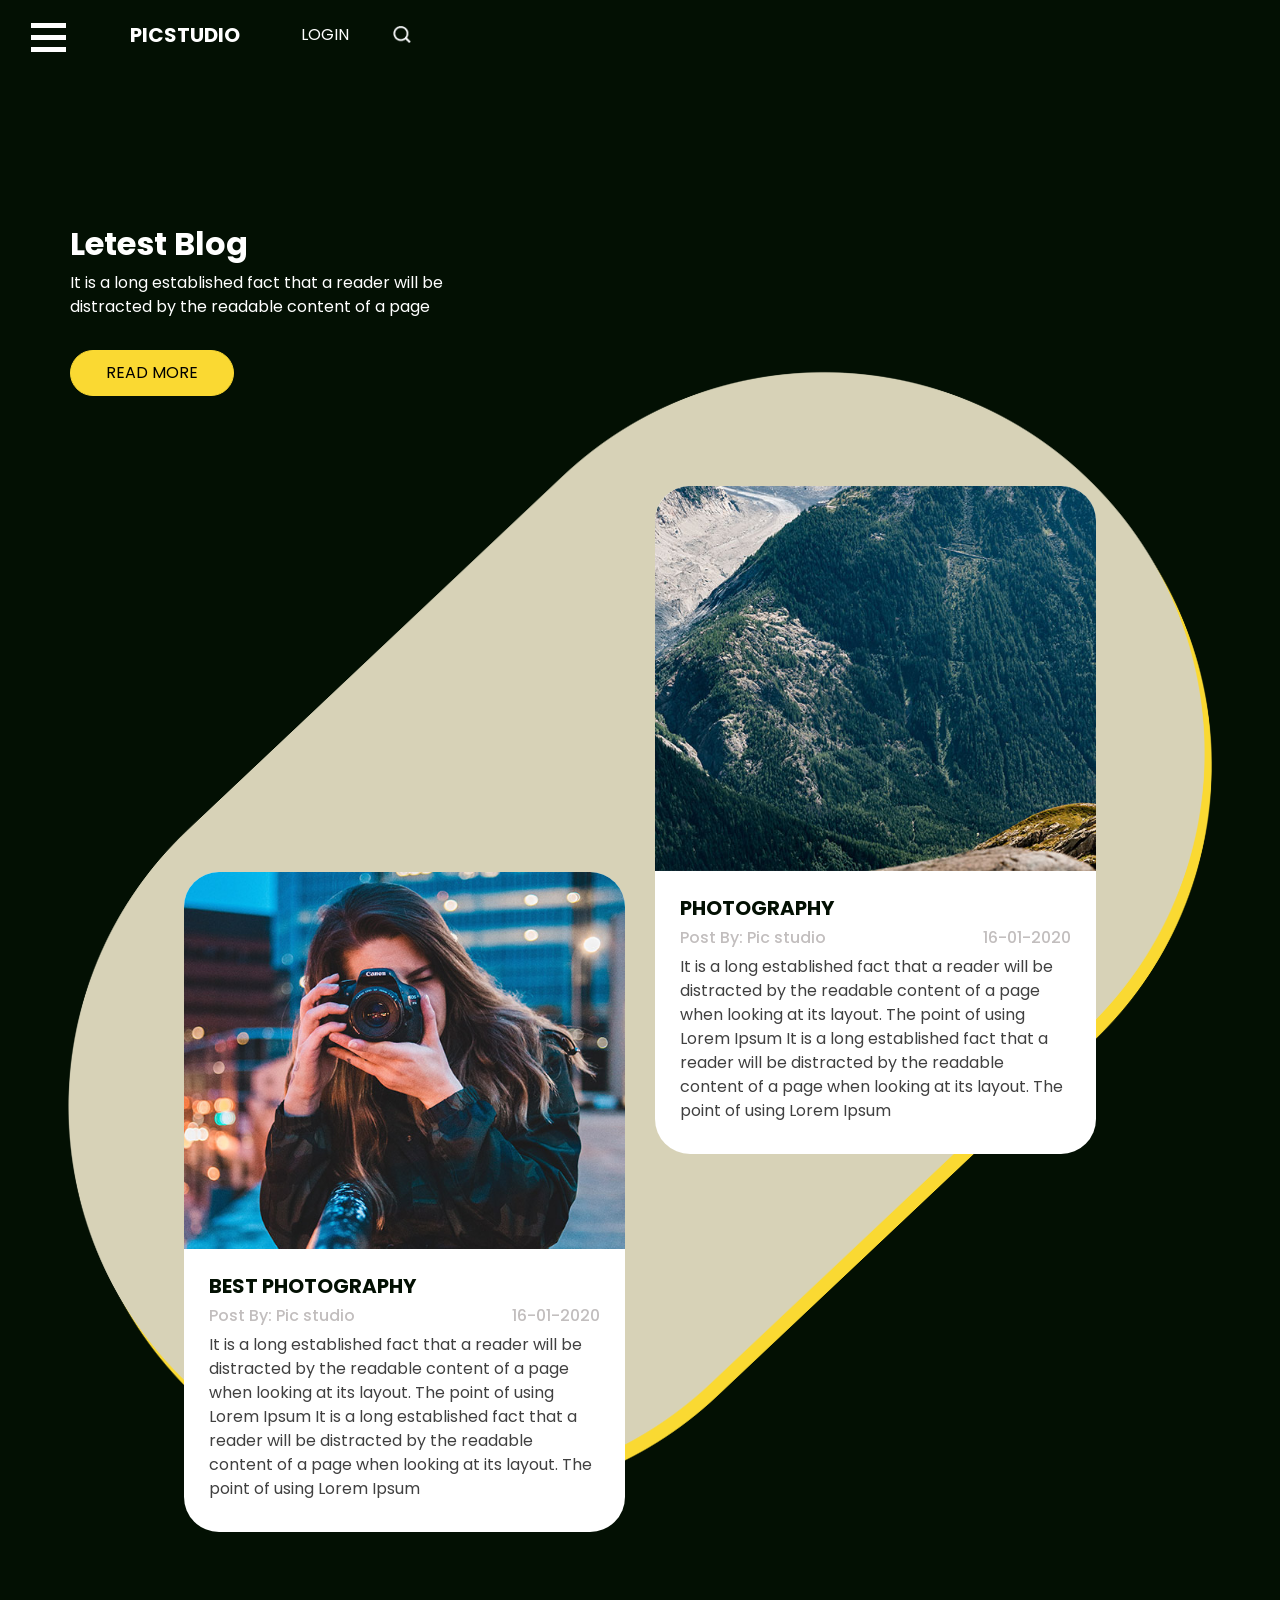
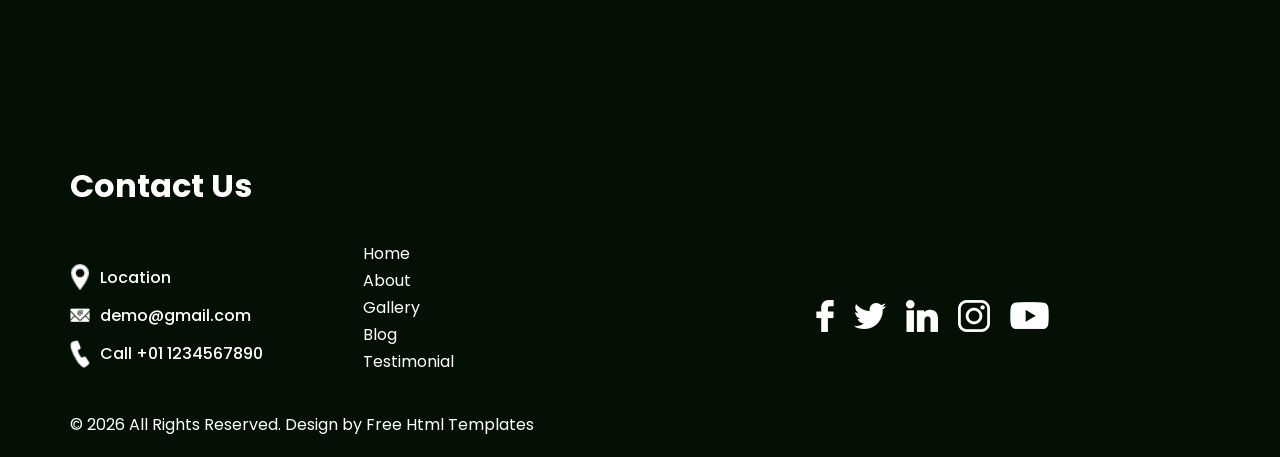
<file: picstudio-html/blog.html>
<!DOCTYPE html>
<html lang="en">

<head>
  <!-- Basic -->
  <meta charset="utf-8" />
  <meta http-equiv="X-UA-Compatible" content="IE=edge" />
  <!-- Mobile Metas -->
  <meta name="viewport" content="width=device-width, initial-scale=1, shrink-to-fit=no" />
  <!-- Site Metas -->
  <meta name="keywords" content="" />
  <meta name="description" content="" />
  <meta name="author" content="" />

  <title>Picstudio</title>

  <!-- slider stylesheet -->
  <link rel="stylesheet" type="text/css" href="https://cdnjs.cloudflare.com/ajax/libs/OwlCarousel2/2.3.4/assets/owl.carousel.min.css" />

  <!-- bootstrap core css -->
  <link rel="stylesheet" type="text/css" href="css/bootstrap.css" />

  <!-- Custom styles for this template -->
  <link href=" css/style.css" rel="stylesheet" />
  <!-- responsive style -->
  <link href="css/responsive.css" rel="stylesheet" />
</head>

<body class="sub_page">
  <div class="hero_area">
    <!-- header section strats -->
    <header class="header_section">
      <div class="container-fluid">
        <nav class="navbar navbar-expand-lg custom_nav-container d-block">
          <div class="main_nav_menu">
            <div class="fk_width">
              <div class="custom_menu-btn">
                <button onclick="openNav()">
                  <span class="s-1"> </span>
                  <span class="s-2"> </span>
                  <span class="s-3"> </span>
                </button>
              </div>
              <div id="myNav" class="overlay">
                <div class="overlay-content">
                  <a class="" href="index.html">Home <span class="sr-only">(current)</span></a>
                  <a class="" href="about.html">About </a>
                  <a class="" href="gallery.html">Gallery </a>
                  <a class="" href="blog.html">Blog </a>
                  <a class="" href="testimonial.html">Testimonial </a>
                </div>
              </div>
            </div>
            <a class="navbar-brand" href="index.html">
              <span>
                Picstudio
              </span>
            </a>
            <div class="user_option">
              <a href="#">
                login
              </a>
              <form class="form-inline ">
                <button class="btn  nav_search-btn" type="submit"></button>
              </form>
            </div>
          </div>
        </nav>
      </div>
    </header>
    <!-- end header section -->
  </div>

  <div class="layout_padding-bottom">

    <!-- blog section -->

    <section class="blog_section layout_padding">
      <div class="container">
        <div class="row">
          <div class="col-md-5">
            <div class="detail-box">
              <div class="heading_container">
                <h2>
                  Letest Blog
                </h2>
                <p>
                  It is a long established fact that a reader will be distracted by the readable content of a page
                </p>
                <a href="">
                  Read More
                </a>
              </div>
            </div>
          </div>
        </div>
      </div>
      <div class="blog_container">
        <div class="blog_bg">
          <img src="images/gallery-bg.png" alt="" />
        </div>
        <div class="container">
          <div class="blog_box">
            <div class="row">
              <div class="col-md-6">
                <div class="box b1">
                  <div class="img-box">
                    <img src="images/blog1.jpg" alt="" />
                  </div>
                  <div class="blog-detail">
                    <div class="blog_title">
                      <h5>
                        Best photography
                      </h5>
                      <div class="blog_post">
                        <h6>
                          Post By: Pic studio
                        </h6>
                        <h6>
                          16-01-2020
                        </h6>
                      </div>
                    </div>
                    <p>
                      It is a long established fact that a reader will be distracted by the readable content of a page when looking at its layout. The point of using Lorem Ipsum It is a long established fact that a reader will be distracted by the readable content of a page when looking at its layout. The point of using Lorem Ipsum
                    </p>
                  </div>
                </div>
              </div>
              <div class="col-md-6">
                <div class="box b2">
                  <div class="img-box">
                    <img src="images/blog2.jpg" alt="" />
                  </div>
                  <div class="blog-detail">
                    <div class="blog_title">
                      <h5>
                        Photography
                      </h5>
                      <div class="blog_post">
                        <h6>
                          Post By: Pic studio
                        </h6>
                        <h6>
                          16-01-2020
                        </h6>
                      </div>
                    </div>
                    <p>
                      It is a long established fact that a reader will be distracted by the readable content of a page when looking at its layout. The point of using Lorem Ipsum It is a long established fact that a reader will be distracted by the readable content of a page when looking at its layout. The point of using Lorem Ipsum
                    </p>
                  </div>
                </div>
              </div>
            </div>
          </div>
        </div>
      </div>
    </section>

    <!-- end blog section -->
  </div>

  <!-- info section -->

  <section class="info_section ">
    <div class="info_container layout_padding-top">
      <div class="container">
        <div class="heading_container">
          <h2>
            Contact Us
          </h2>
        </div>
        <div class="info_main">
          <div class="row">
            <div class="col-md-4 col-lg-3">
              <div class="info_contact ">
                <a href="#" class="link-box">
                  <div class="img-box">
                    <img src="images/location.png" alt="" />
                  </div>
                  <div class="detail-box">
                    <h6>
                      Location
                    </h6>
                  </div>
                </a>
                <a href="#" class="link-box">
                  <div class="img-box">
                    <img src="images/mail.png" alt="" />
                  </div>
                  <div class="detail-box">
                    <h6>
                      demo@gmail.com
                    </h6>
                  </div>
                </a>
                <a href="#" class="link-box">
                  <div class="img-box">
                    <img src="images/call.png" alt="" />
                  </div>
                  <div class="detail-box">
                    <h6>
                      Call +01 1234567890
                    </h6>
                  </div>
                </a>
              </div>
            </div>
            <div class="col-md-2 col-lg-3">
              <div class="info_link-box">
                <ul>
                  <li class=" active">
                    <a class="" href="index.html">Home <span class="sr-only">(current)</span></a>
                  </li>
                  <li class="">
                    <a class="" href="about.html">About </a>
                  </li>
                  <li class="">
                    <a class="" href="gallery.html">Gallery </a>
                  </li>
                  <li class="">
                    <a class="" href="blog.html">Blog </a>
                  </li>
                  <li class="">
                    <a class="" href="testimonial.html">Testimonial </a>
                  </li>
                </ul>
              </div>
            </div>
            <div class="col-md-6 ">
              <div class="social_box">
                <a href="#">
                  <img src="images/facebook.png" alt="" />
                </a>
                <a href="#">
                  <img src="images/twitter.png" alt="" />
                </a>
                <a href="#">
                  <img src="images/linkedin.png" alt="" />
                </a>
                <a href="#">
                  <img src="images/instagram.png" alt="" />
                </a>
                <a href="#">
                  <img src="images/youtube.png" alt="" />
                </a>
              </div>
            </div>
          </div>
        </div>
      </div>
    </div>
  </section>

  <!-- end info section -->

  <!-- footer section -->
  <footer class="footer_section ">
    <div class="container">
      <p>
        &copy; <span id="displayYear"></span> All Rights Reserved. Design by
        <a href="https://html.design/">Free Html Templates</a>
      </p>
    </div>
  </footer>
  <!-- footer section -->

  <script src="js/jquery-3.4.1.min.js"></script>
  <script src="js/bootstrap.js"></script>
  <script src="https://cdnjs.cloudflare.com/ajax/libs/OwlCarousel2/2.3.4/owl.carousel.min.js"></script>
  <script src="js/custom.js"></script>
</body>

</html>
</file>
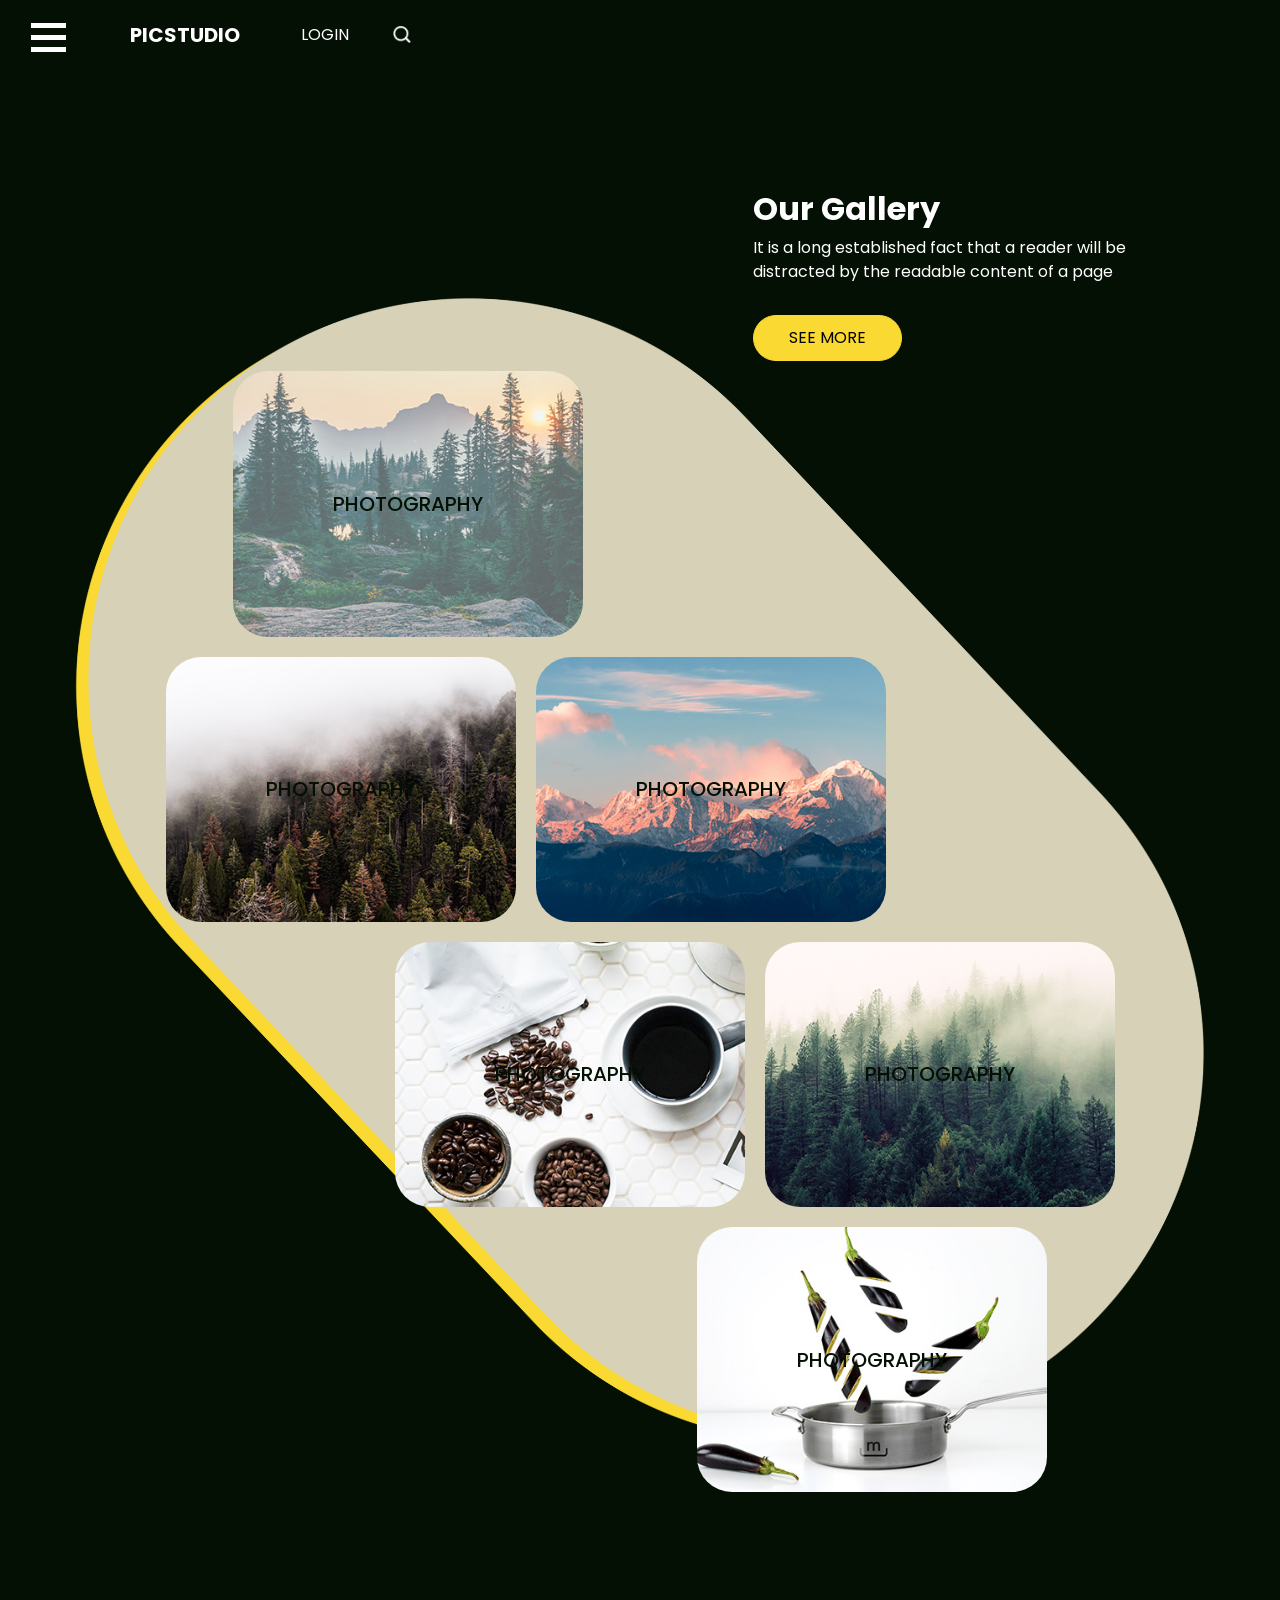
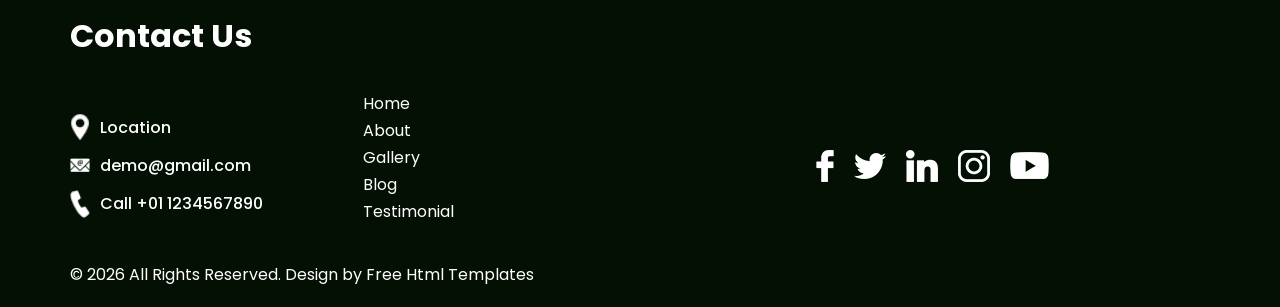
<file: picstudio-html/gallery.html>
<!DOCTYPE html>
<html lang="en">

<head>
  <!-- Basic -->
  <meta charset="utf-8" />
  <meta http-equiv="X-UA-Compatible" content="IE=edge" />
  <!-- Mobile Metas -->
  <meta name="viewport" content="width=device-width, initial-scale=1, shrink-to-fit=no" />
  <!-- Site Metas -->
  <meta name="keywords" content="" />
  <meta name="description" content="" />
  <meta name="author" content="" />

  <title>Picstudio</title>

  <!-- slider stylesheet -->
  <link rel="stylesheet" type="text/css" href="https://cdnjs.cloudflare.com/ajax/libs/OwlCarousel2/2.3.4/assets/owl.carousel.min.css" />

  <!-- bootstrap core css -->
  <link rel="stylesheet" type="text/css" href="css/bootstrap.css" />

  <!-- Custom styles for this template -->
  <link href=" css/style.css" rel="stylesheet" />
  <!-- responsive style -->
  <link href="css/responsive.css" rel="stylesheet" />
</head>

<body class="sub_page">
  <div class="hero_area">
    <!-- header section strats -->
    <header class="header_section">
      <div class="container-fluid">
        <nav class="navbar navbar-expand-lg custom_nav-container d-block">
          <div class="main_nav_menu">
            <div class="fk_width">
              <div class="custom_menu-btn">
                <button onclick="openNav()">
                  <span class="s-1"> </span>
                  <span class="s-2"> </span>
                  <span class="s-3"> </span>
                </button>
              </div>
              <div id="myNav" class="overlay">
                <div class="overlay-content">
                  <a class="" href="index.html">Home <span class="sr-only">(current)</span></a>
                  <a class="" href="about.html">About </a>
                  <a class="" href="gallery.html">Gallery </a>
                  <a class="" href="blog.html">Blog </a>
                  <a class="" href="testimonial.html">Testimonial </a>
                </div>
              </div>
            </div>
            <a class="navbar-brand" href="index.html">
              <span>
                Picstudio
              </span>
            </a>
            <div class="user_option">
              <a href="#">
                login
              </a>
              <form class="form-inline ">
                <button class="btn  nav_search-btn" type="submit"></button>
              </form>
            </div>
          </div>
        </nav>
      </div>
    </header>
    <!-- end header section -->

  </div>


  <!-- gallery section -->
  <section class="gallery_section layout_padding">
    <div class="container">
      <div class="row">
        <div class="col-lg-5 ml-auto">
          <div class="heading_container">
            <h2>
              Our Gallery
            </h2>
            <p>
              It is a long established fact that a reader will be distracted by the readable content of a page
            </p>
            <a href="">
              See More
            </a>
          </div>
        </div>
      </div>
    </div>
    <div class="gallery_container">
      <div class="gallery_bg">
        <img src="images/gallery-bg.png" alt="" />
      </div>
      <div class="container">
        <div class="gallery_box">
          <div class="box b1">
            <div class="img-box">
              <img src="images/gallery-1.jpg" alt="" />
              <h5>
                photography
              </h5>
            </div>
          </div>
          <div class="box b2">
            <div class="img-box">
              <img src="images/gallery-2.jpg" alt="" />
              <h5>
                photography
              </h5>
            </div>
            <div class="img-box">
              <img src="images/gallery-3.jpg" alt="" />
              <h5>
                photography
              </h5>
            </div>
          </div>
          <div class="box b3">
            <div class="img-box">
              <img src="images/gallery-4.jpg" alt="" />
              <h5>
                photography
              </h5>
            </div>
            <div class="img-box">
              <img src="images/gallery-5.jpg" alt="" />
              <h5>
                photography
              </h5>
            </div>
          </div>
          <div class="box b4">
            <div class="img-box">
              <img src="images/gallery-6.jpg" alt="" />
              <h5>
                photography
              </h5>
            </div>
          </div>
        </div>
      </div>
    </div>
  </section>
  <!-- end gallery section -->

  <!-- info section -->

  <section class="info_section ">
    <div class="info_container layout_padding-top">
      <div class="container">
        <div class="heading_container">
          <h2>
            Contact Us
          </h2>
        </div>
        <div class="info_main">
          <div class="row">
            <div class="col-md-4 col-lg-3">
              <div class="info_contact ">
                <a href="#" class="link-box">
                  <div class="img-box">
                    <img src="images/location.png" alt="" />
                  </div>
                  <div class="detail-box">
                    <h6>
                      Location
                    </h6>
                  </div>
                </a>
                <a href="#" class="link-box">
                  <div class="img-box">
                    <img src="images/mail.png" alt="" />
                  </div>
                  <div class="detail-box">
                    <h6>
                      demo@gmail.com
                    </h6>
                  </div>
                </a>
                <a href="#" class="link-box">
                  <div class="img-box">
                    <img src="images/call.png" alt="" />
                  </div>
                  <div class="detail-box">
                    <h6>
                      Call +01 1234567890
                    </h6>
                  </div>
                </a>
              </div>
            </div>
            <div class="col-md-2 col-lg-3">
              <div class="info_link-box">
                <ul>
                  <li class=" ">
                    <a class="" href="index.html">Home <span class="sr-only">(current)</span></a>
                  </li>
                  <li class="">
                    <a class="" href="about.html">About </a>
                  </li>
                  <li class="">
                    <a class="" href="gallery.html">Gallery </a>
                  </li>
                  <li class="">
                    <a class="" href="blog.html">Blog </a>
                  </li>
                  <li class="">
                    <a class="" href="testimonial.html">Testimonial </a>
                  </li>
                </ul>
              </div>
            </div>
            <div class="col-md-6 ">
              <div class="social_box">
                <a href="#">
                  <img src="images/facebook.png" alt="" />
                </a>
                <a href="#">
                  <img src="images/twitter.png" alt="" />
                </a>
                <a href="#">
                  <img src="images/linkedin.png" alt="" />
                </a>
                <a href="#">
                  <img src="images/instagram.png" alt="" />
                </a>
                <a href="#">
                  <img src="images/youtube.png" alt="" />
                </a>
              </div>
            </div>
          </div>
        </div>
      </div>
    </div>
  </section>

  <!-- end info section -->

  <!-- footer section -->
  <footer class="footer_section ">
    <div class="container">
      <p>
        &copy; <span id="displayYear"></span> All Rights Reserved. Design by
        <a href="https://html.design/">Free Html Templates</a>
      </p>
    </div>
  </footer>
  <!-- footer section -->

  <script src="js/jquery-3.4.1.min.js"></script>
  <script src="js/bootstrap.js"></script>
  <script src="https://cdnjs.cloudflare.com/ajax/libs/OwlCarousel2/2.3.4/owl.carousel.min.js"></script>
  <script src="js/custom.js"></script>
</body>

</html>
</file>
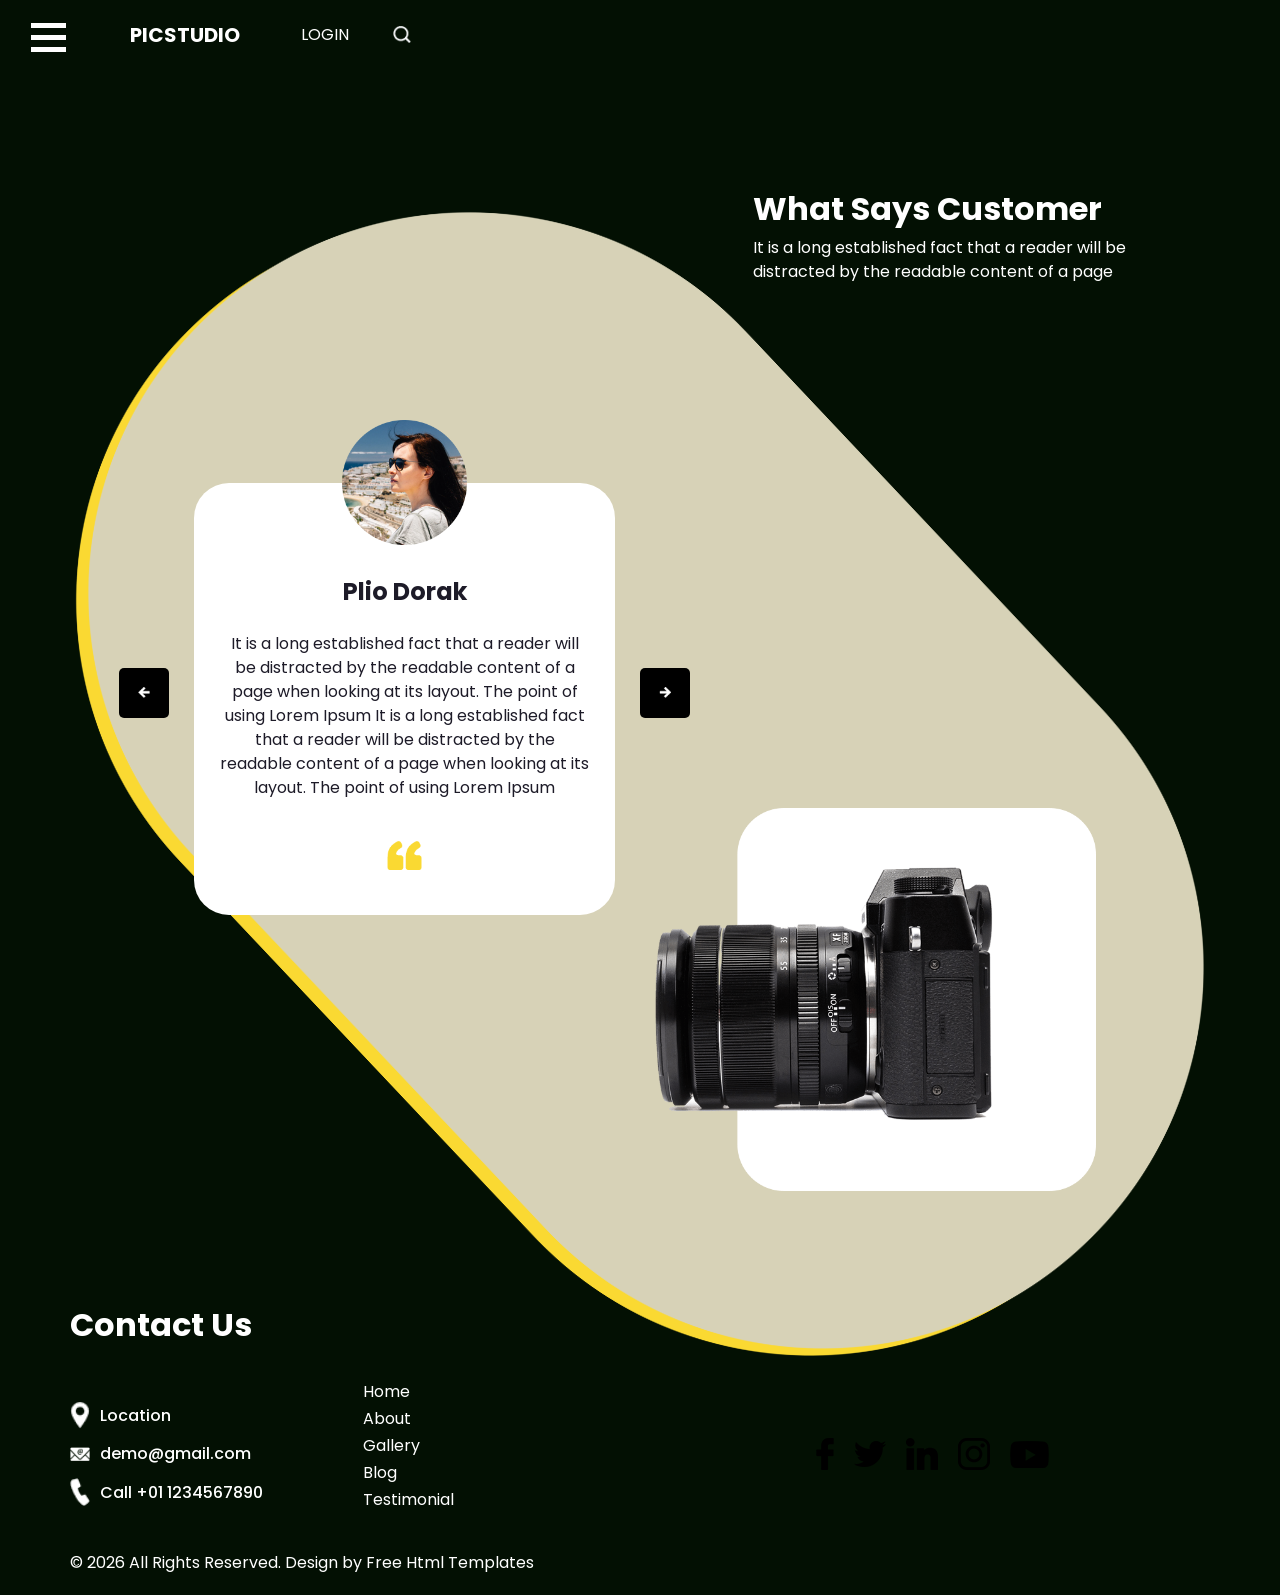
<file: picstudio-html/testimonial.html>
<!DOCTYPE html>
<html lang="en">

<head>
  <!-- Basic -->
  <meta charset="utf-8" />
  <meta http-equiv="X-UA-Compatible" content="IE=edge" />
  <!-- Mobile Metas -->
  <meta name="viewport" content="width=device-width, initial-scale=1, shrink-to-fit=no" />
  <!-- Site Metas -->
  <meta name="keywords" content="" />
  <meta name="description" content="" />
  <meta name="author" content="" />

  <title>Picstudio</title>

  <!-- slider stylesheet -->
  <link rel="stylesheet" type="text/css" href="https://cdnjs.cloudflare.com/ajax/libs/OwlCarousel2/2.3.4/assets/owl.carousel.min.css" />

  <!-- bootstrap core css -->
  <link rel="stylesheet" type="text/css" href="css/bootstrap.css" />

  <!-- Custom styles for this template -->
  <link href=" css/style.css" rel="stylesheet" />
  <!-- responsive style -->
  <link href="css/responsive.css" rel="stylesheet" />
</head>

<body class="">
  <div class="hero_area">
    <!-- header section strats -->
    <header class="header_section">
      <div class="container-fluid">
        <nav class="navbar navbar-expand-lg custom_nav-container d-block">
          <div class="main_nav_menu">
            <div class="fk_width">
              <div class="custom_menu-btn">
                <button onclick="openNav()">
                  <span class="s-1"> </span>
                  <span class="s-2"> </span>
                  <span class="s-3"> </span>
                </button>
              </div>
              <div id="myNav" class="overlay">
                <div class="overlay-content">
                  <a class="" href="index.html">Home <span class="sr-only">(current)</span></a>
                  <a class="" href="about.html">About </a>
                  <a class="" href="gallery.html">Gallery </a>
                  <a class="" href="blog.html">Blog </a>
                  <a class="" href="testimonial.html">Testimonial </a>
                </div>
              </div>
            </div>
            <a class="navbar-brand" href="index.html">
              <span>
                Picstudio
              </span>
            </a>
            <div class="user_option">
              <a href="#">
                login
              </a>
              <form class="form-inline ">
                <button class="btn  nav_search-btn" type="submit"></button>
              </form>
            </div>
          </div>
        </nav>
      </div>
    </header>
    <!-- end header section -->


  </div>


  <!-- client section -->

  <section class="client_section layout_padding">
    <div class="container">
      <div class="row">
        <div class="col-lg-5 ml-auto">
          <div class="heading_container">
            <h2>
              What Says Customer
            </h2>
            <p>
              It is a long established fact that a reader will be distracted by the readable content of a page
            </p>
          </div>
        </div>
      </div>
    </div>
    <div class="client_container">
      <div class="client_bg">
        <img src="images/gallery-bg.png" alt="" />
      </div>
      <div class="container">
        <div class="client_box">
          <div class="row">
            <div class="col-lg-6">
              <div class="box b1">
                <div id="carouselExampleControls" class="carousel slide" data-ride="carousel">
                  <div class="carousel-inner">
                    <div class="carousel-item active">
                      <div class="client_content-box layout_padding">
                        <div class="img-box">
                          <img src="images/client.png" alt="" />
                        </div>
                        <div class="detail-box">
                          <h4>
                            Plio Dorak
                          </h4>
                          <p>
                            It is a long established fact that a reader will be distracted by the readable content of a page when looking at its layout. The point of using Lorem Ipsum It is a long established fact that a reader will be distracted by the readable content of a page when looking at its layout. The point of using Lorem Ipsum
                          </p>
                          <img src="images/quote.png" alt="" />
                        </div>
                      </div>
                    </div>
                    <div class="carousel-item">
                      <div class="client_content-box layout_padding">
                        <div class="img-box">
                          <img src="images/client.png" alt="" />
                        </div>
                        <div class="detail-box">
                          <h4>
                            Plio Dorak
                          </h4>
                          <p>
                            It is a long established fact that a reader will be distracted by the readable content of a page when looking at its layout. The point of using Lorem Ipsum It is a long established fact that a reader will be distracted by the readable content of a page when looking at its layout. The point of using Lorem Ipsum
                          </p>
                          <img src="images/quote.png" alt="" />
                        </div>
                      </div>
                    </div>
                    <div class="carousel-item">
                      <div class="client_content-box layout_padding">
                        <div class="img-box">
                          <img src="images/client.png" alt="" />
                        </div>
                        <div class="detail-box">
                          <h4>
                            Plio Dorak
                          </h4>
                          <p>
                            It is a long established fact that a reader will be distracted by the readable content of a page when looking at its layout. The point of using Lorem Ipsum It is a long established fact that a reader will be distracted by the readable content of a page when looking at its layout. The point of using Lorem Ipsum
                          </p>
                          <img src="images/quote.png" alt="" />
                        </div>
                      </div>
                    </div>
                  </div>
                  <a class="carousel-control-prev" href="#carouselExampleControls" role="button" data-slide="prev">
                    <span class="sr-only">Previous</span>
                  </a>
                  <a class="carousel-control-next" href="#carouselExampleControls" role="button" data-slide="next">
                    <span class="sr-only">Next</span>
                  </a>
                </div>
              </div>
            </div>
            <div class="col-lg-6">
              <div class="box b2">
                <div class="camera_img-box">
                  <img src="images/camera.png" alt="" />
                </div>
              </div>
            </div>
          </div>
        </div>
      </div>
    </div>
  </section>

  <!-- end client section -->

  <!-- info section -->

  <section class="info_section ">
    <div class="info_container layout_padding-top">
      <div class="container">
        <div class="heading_container">
          <h2>
            Contact Us
          </h2>
        </div>
        <div class="info_main">
          <div class="row">
            <div class="col-md-4 col-lg-3">
              <div class="info_contact ">
                <a href="#" class="link-box">
                  <div class="img-box">
                    <img src="images/location.png" alt="" />
                  </div>
                  <div class="detail-box">
                    <h6>
                      Location
                    </h6>
                  </div>
                </a>
                <a href="#" class="link-box">
                  <div class="img-box">
                    <img src="images/mail.png" alt="" />
                  </div>
                  <div class="detail-box">
                    <h6>
                      demo@gmail.com
                    </h6>
                  </div>
                </a>
                <a href="#" class="link-box">
                  <div class="img-box">
                    <img src="images/call.png" alt="" />
                  </div>
                  <div class="detail-box">
                    <h6>
                      Call +01 1234567890
                    </h6>
                  </div>
                </a>
              </div>
            </div>
            <div class="col-md-2 col-lg-3">
              <div class="info_link-box">
                <ul>
                  <li class=" active">
                    <a class="" href="index.html">Home <span class="sr-only">(current)</span></a>
                  </li>
                  <li class="">
                    <a class="" href="about.html">About </a>
                  </li>
                  <li class="">
                    <a class="" href="gallery.html">Gallery </a>
                  </li>
                  <li class="">
                    <a class="" href="blog.html">Blog </a>
                  </li>
                  <li class="">
                    <a class="" href="testimonial.html">Testimonial </a>
                  </li>
                </ul>
              </div>
            </div>
            <div class="col-md-6 ">
              <div class="social_box">
                <a href="#">
                  <img src="images/facebook.png" alt="" />
                </a>
                <a href="#">
                  <img src="images/twitter.png" alt="" />
                </a>
                <a href="#">
                  <img src="images/linkedin.png" alt="" />
                </a>
                <a href="#">
                  <img src="images/instagram.png" alt="" />
                </a>
                <a href="#">
                  <img src="images/youtube.png" alt="" />
                </a>
              </div>
            </div>
          </div>
        </div>
      </div>
    </div>
  </section>

  <!-- end info section -->

  <!-- footer section -->
  <footer class="footer_section ">
    <div class="container">
      <p>
        &copy; <span id="displayYear"></span> All Rights Reserved. Design by
        <a href="https://html.design/">Free Html Templates</a>
      </p>
    </div>
  </footer>
  <!-- footer section -->

  <script src="js/jquery-3.4.1.min.js"></script>
  <script src="js/bootstrap.js"></script>
  <script src="https://cdnjs.cloudflare.com/ajax/libs/OwlCarousel2/2.3.4/owl.carousel.min.js"></script>
  <script src="js/custom.js"></script>
</body>

</html>
</file>
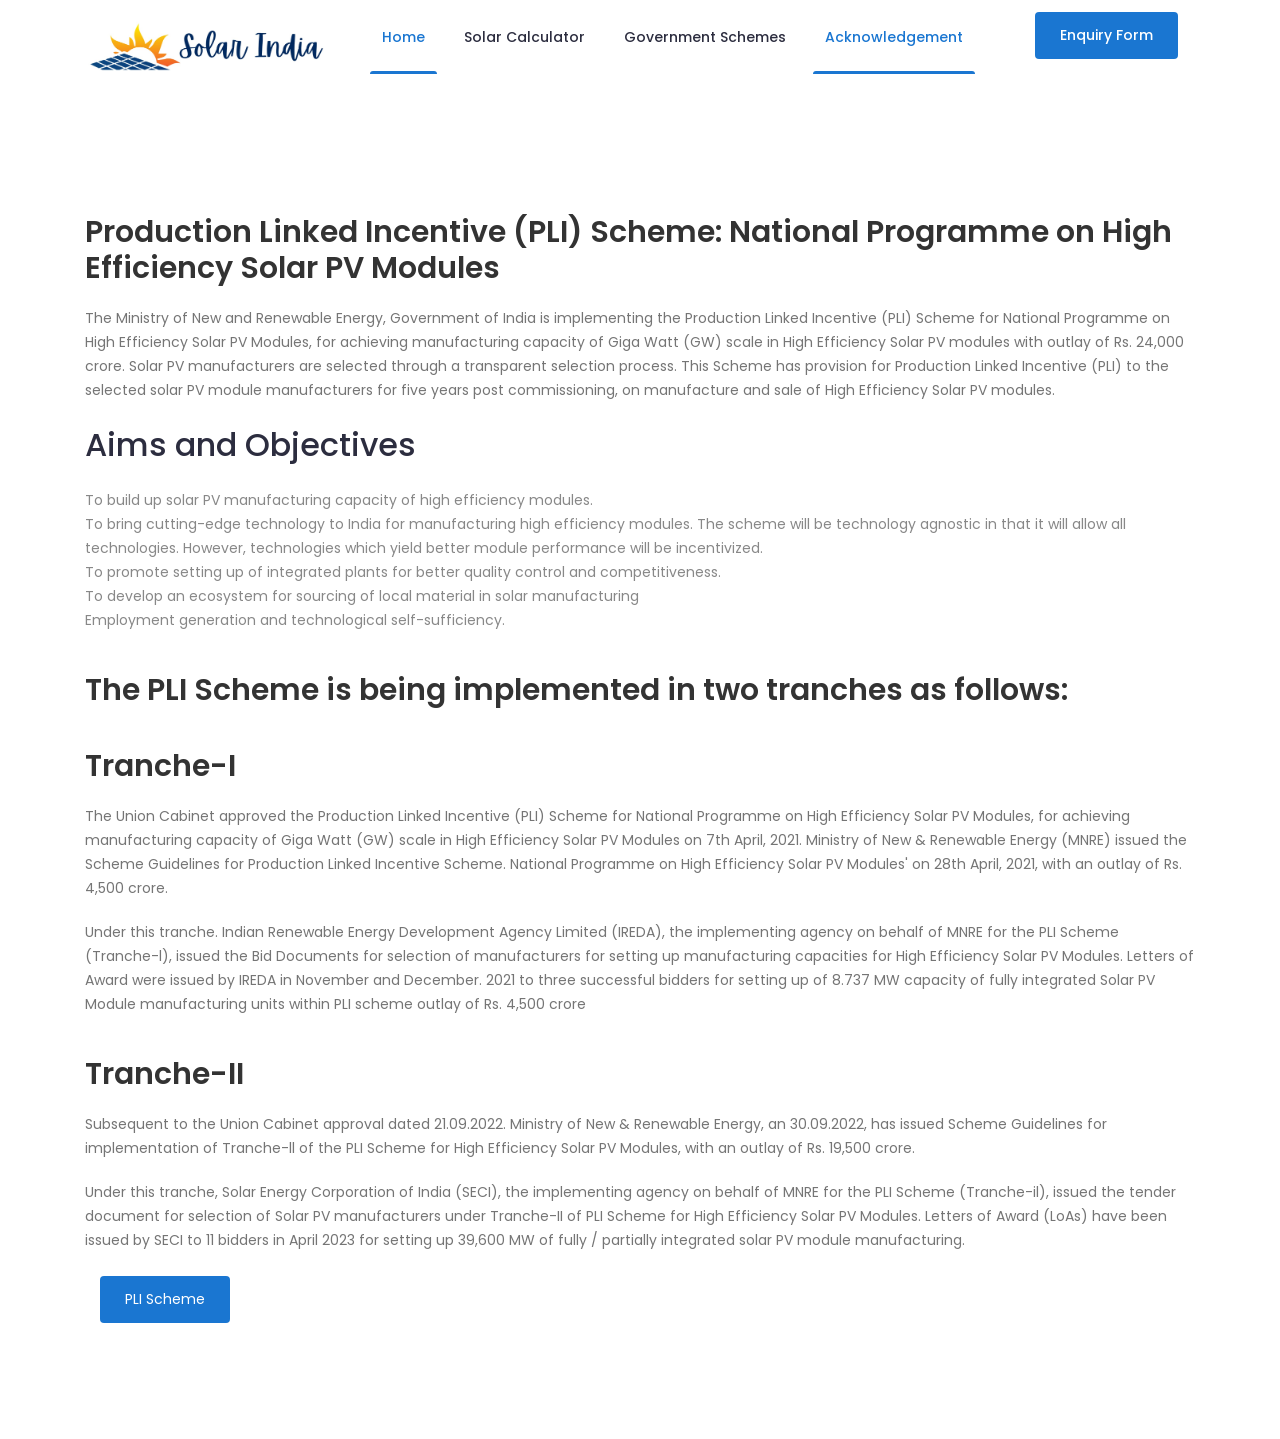
<file: Solar India/PLI Scheme.html>
<!doctype html>
<html class="no-js" lang="zxx">
    <head>
        <meta charset="utf-8">
        <meta http-equiv="X-UA-Compatible" content="IE=edge">
        <meta name="keywords" content="Site keywords here">
        <meta name="description" content="">
        <meta name='copyright' content=''>
        <meta name="viewport" content="width=device-width, initial-scale=1, shrink-to-fit=no">
        
        <title>PLI Scheme</title>
        
        <link href="https://fonts.googleapis.com/css?family=Poppins:200i,300,300i,400,400i,500,500i,600,600i,700,700i,800,800i,900,900i&display=swap" rel="stylesheet">
    <link rel="stylesheet" href="css/bootstrap.min.css">
    <link rel="stylesheet" href="css/normalize.css">
    <link rel="stylesheet" href="style.css">
    <link rel="stylesheet" href="css/responsive.css">
        
    </head>
    <body>
    
        <header class="header">
        
            <div class="header-inner">
                <div class="container">
                    <div class="inner">
                        <div class="row">
                            <div class="col-lg-3 col-md-3 col-12">
                                <div class="logo">
                                    <a href="Home Page.html"><img src="new_logo.jpg" alt="#"></a>
                                </div>
                                <div class="mobile-nav"></div>
                            </div>
                            <div class="col-lg-7 col-md-9 col-12">
                                <div class="main-menu">
                                    <nav class="navigation">
                                        <ul class="nav menu">
                                            <li class="active"><a href="Home Page.html">Home</a></li>
                                            <li><a href="https://pmsuryaghar.gov.in/rooftop_calculator">Solar Calculator </a></li>
                                            <li><a href="Schemes.html">Government Schemes</i></a>
                                                <ul class="dropdown">
                                                    <li><a href="PM Surya Ghar.html">PM Surya Ghar</a></li>
                                                    <li><a href="PLI Scheme.html">PLI Scheme</a></li>
                                                    <li><a href="PM KUSUM Scheme.html">PM KUSUM</a></li>
                                                </ul>
                                            </li>
                                            <li class="active"><a href="Acknowledgement.html">Acknowledgement</a></li>
                                        </ul>
                                    </nav>
                                </div>
                            </div>
                            <div class="col-lg-2 col-12">
                                <div class="get-quote">
                                    <a href="Enquiry Form.php" class="btn">Enquiry Form</a>
                                </div>
                            </div>
                        </div>
                    </div>
                </div>
            </div>
        </header>
    
        <section class="pf-details section">
            <div class="container">
                <div class="row">
                    <div class="col-12">
                        <div class="inner-content">
                            <div class="body-text">
                                <h3>Production Linked Incentive (PLI) Scheme: National Programme on High Efficiency Solar PV Modules</h3>
                                <p>The Ministry of New and Renewable Energy, Government of India is implementing the Production Linked Incentive (PLI) Scheme for National Programme on High Efficiency Solar PV Modules, for achieving manufacturing capacity of Giga Watt (GW) scale in High Efficiency Solar PV modules with outlay of Rs. 24,000 crore. Solar PV manufacturers are selected through a transparent selection process. This Scheme has provision for Production Linked Incentive (PLI) to the selected solar PV module manufacturers for five years post commissioning, on manufacture and sale of High Efficiency Solar PV modules.</p>
                <br><h2>Aims and Objectives</h2><br>
                <ul>
                    <li>To build up solar PV manufacturing capacity of high efficiency modules.</li>
                    <li>To bring cutting-edge technology to India for manufacturing high efficiency modules. The scheme will be technology agnostic in that it will allow all technologies. However, technologies which yield better module performance will be incentivized.</li>
                    <li>To promote setting up of integrated plants for better quality control and competitiveness.</li>
                    <li>To develop an ecosystem for sourcing of local material in solar manufacturing</li>
                    <li>Employment generation and technological self-sufficiency.</li>
                </ul>
                <h3>The PLI Scheme is being implemented in two tranches as follows:</h3>
                <h3>Tranche-I</h3>
                <p>The Union Cabinet approved the Production Linked Incentive (PLI) Scheme for National Programme on High Efficiency Solar PV Modules, for achieving manufacturing capacity of Giga Watt (GW) scale in High Efficiency Solar PV Modules on 7th April, 2021. Ministry of New & Renewable Energy (MNRE) issued the Scheme Guidelines for Production Linked Incentive Scheme. National Programme on High Efficiency Solar PV Modules' on 28th April, 2021, with an outlay of Rs. 4,500 crore.</p>
                <p>Under this tranche. Indian Renewable Energy Development Agency Limited (IREDA), the implementing agency on behalf of MNRE for the PLI Scheme (Tranche-l), issued the Bid Documents for selection of manufacturers for setting up manufacturing capacities for High Efficiency Solar PV Modules. Letters of Award were issued by IREDA in November and December. 2021 to three successful bidders for setting up of 8.737 MW capacity of fully integrated Solar PV Module manufacturing units within PLI scheme outlay of Rs. 4,500 crore</p>
                <h3>Tranche-II</h3>
                <p>Subsequent to the Union Cabinet approval dated 21.09.2022. Ministry of New & Renewable Energy, an 30.09.2022, has issued Scheme Guidelines for implementation of Tranche-ll of the PLI Scheme for High Efficiency Solar PV Modules, with an outlay of Rs. 19,500 crore.</p>
                <p>Under this tranche, Solar Energy Corporation of India (SECI), the implementing agency on behalf of MNRE for the PLI Scheme (Tranche-il), issued the tender document for selection of Solar PV manufacturers under Tranche-II of PLI Scheme for High Efficiency Solar PV Modules. Letters of Award (LoAs) have been issued by SECI to 11 bidders in April 2023 for setting up 39,600 MW of fully / partially integrated solar PV module manufacturing.</p>
                <br>
                <div class="col-12">
                    <div class="form-group login-btn">
                        <button class="btn"><a href="https://www.nsws.gov.in/portal/scheme/pli-scheme" target="_blank">PLI Scheme</a><br></button>
                    </div>
                </div>
                            </div>
                        </div>
                    </div>
                </div>
            </div>
        </section>
        
    </body>
</html>
</file>
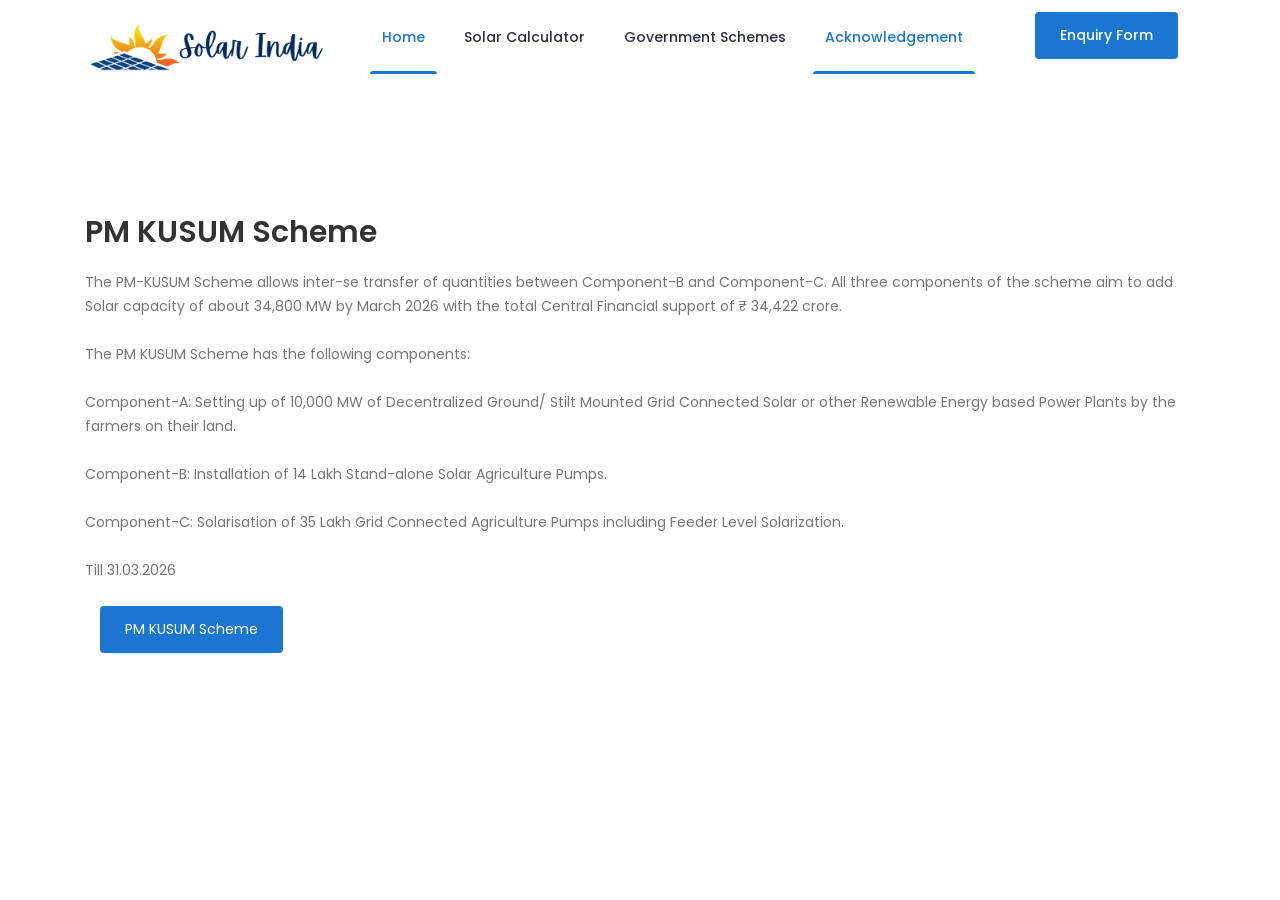
<file: Solar India/PM KUSUM Scheme.html>
<!doctype html>
<html class="no-js" lang="zxx">
    <head>
        <meta charset="utf-8">
        <meta http-equiv="X-UA-Compatible" content="IE=edge">
        <meta name="keywords" content="Site keywords here">
        <meta name="description" content="">
        <meta name='copyright' content=''>
        <meta name="viewport" content="width=device-width, initial-scale=1, shrink-to-fit=no">
        
        <title>PM KUSUM Scheme</title>
        <link href="https://fonts.googleapis.com/css?family=Poppins:200i,300,300i,400,400i,500,500i,600,600i,700,700i,800,800i,900,900i&display=swap" rel="stylesheet">
    <link rel="stylesheet" href="css/bootstrap.min.css">
    <link rel="stylesheet" href="css/normalize.css">
    <link rel="stylesheet" href="style.css">
    <link rel="stylesheet" href="css/responsive.css">
    </head>
    <body>
    
        <header class="header">
            <div class="header-inner">
                <div class="container">
                    <div class="inner">
                        <div class="row">
                            <div class="col-lg-3 col-md-3 col-12">
                                <div class="logo">
                                    <a href="Home Page.html"><img src="new_logo.jpg" alt="#"></a>
                                </div>
                                <div class="mobile-nav"></div>
                            </div>
                            <div class="col-lg-7 col-md-9 col-12">
                                <div class="main-menu">
                                    <nav class="navigation">
                                        <ul class="nav menu">
                                            <li class="active"><a href="Home Page.html">Home</a></li>
                                            <li><a href="https://pmsuryaghar.gov.in/rooftop_calculator">Solar Calculator </a></li>
                                            <li><a href="Schemes.html">Government Schemes</i></a>
                                                <ul class="dropdown">
                                                    <li><a href="PM Surya Ghar.html">PM Surya Ghar</a></li>
                                                    <li><a href="PLI Scheme.html">PLI Scheme</a></li>
                                                    <li><a href="PM KUSUM Scheme.html">PM KUSUM</a></li>
                                                </ul>
                                            </li>
                                            <li class="active"><a href="Acknowledgement.html">Acknowledgement</a></li>
                                        </ul>
                                    </nav>
                                </div>
                            </div>
                            <div class="col-lg-2 col-12">
                                <div class="get-quote">
                                    <a href="Enquiry Form.php" class="btn">Enquiry Form</a>
                                </div>
                            </div>
                        </div>
                    </div>
                </div>
            </div>
        </header>
    
        <section class="pf-details section">
            <div class="container">
                <div class="row">
                    <div class="col-12">
                        <div class="inner-content">
                            <div class="body-text">
                                <h3>PM KUSUM Scheme</h3>
                                <p>The PM-KUSUM Scheme allows inter-se transfer of quantities between Component-B and Component-C. All three components of the scheme aim to add Solar capacity of about 34,800 MW by March 2026 with the total Central Financial support of ₹ 34,422 crore.
                                    <br><br>The PM KUSUM Scheme has the following components:<br><br>
                                    Component-A: Setting up of 10,000 MW of Decentralized Ground/ Stilt Mounted Grid Connected Solar or other Renewable Energy based Power Plants by the farmers on their land.
                                    <br><br>Component-B: Installation of 14 Lakh Stand-alone Solar Agriculture Pumps.
                                    <br><br>Component-C: Solarisation of 35 Lakh Grid Connected Agriculture Pumps including Feeder Level Solarization.
                                    <br><br>Till 31.03.2026</p>
                                <br>
                                <div class="col-12">
                                    <div class="form-group login-btn">
                                        <button class="btn"><a href="https://pmkusum.mnre.gov.in/landing-about.html" target="_blank">PM KUSUM Scheme</a><br></button>
                                    </div>
                                </div>
                            </div>
                        </div>
                    </div>
                </div>
            </div>
        </section>
        
    </body>
</html>
</file>
<file: educational-theory/layout/styles/layout.css>
@charset "utf-8";
/*
Template Name: Educational Theory
Author: <a href="http://www.os-templates.com/">OS Templates</a>
Author URI: http://www.os-templates.com/
Licence: Free to use under our free template licence terms
Licence URI: http://www.os-templates.com/template-terms
File: Layout CSS
*/

@import url("navi.css");
@import url("forms.css");
@import url("tables.css");
@import url("homepage.css");
@import url("gallery.css");
@import url("portfolio.css");
@import url("featured_slide.css");

html{overflow-y:scroll;}
body{margin:0; padding:0; font-size:13px; font-family:Georgia, "Times New Roman", Times, serif; color:#333333; background-color:#C8CCCF;}

.justify{text-align:justify;}
.bold{font-weight:bold;}
.center{text-align:center;}
.right{text-align:right;}
.nostart{margin:0; padding:0; list-style-type:none;}

.clear:after{content:"."; display:block; height:0; clear:both; visibility:hidden; line-height:0;}
.clear{display:inline-block;}
html[xmlns] .clear{display:block;}
* html .clear{height:1%;}

a{outline:none; text-decoration:none;}

.fl_left, .imgl{float:left;}
.fl_right, .imgr{float:right;}

img{margin:0; padding:0; border:none;}
.imgholder, .imgl, .imgr{padding:4px; border:1px solid #D8D8D8; text-align:center;}
.imgl{margin:0 15px 15px 0; clear:left;}
.imgr{margin:0 0 15px 15px; clear:right;}

/* ----------------------------------------------Wrapper------------------------------------- */

div.wrapper{display:block; width:100%; text-align:left;}
div.wrapper h1, div.wrapper h2, div.wrapper h3, div.wrapper h4, div.wrapper h5, div.wrapper h6{margin:0 0 15px 0; padding:0; font-size:16px; font-weight:normal; line-height:normal;}
.row1{color:#EBECED; background-color:#4F565B;}
.row2, .row2 a{color:#E1E1E1; background-color:#5D666C;}
.row3{padding-top:30px; color:#666666; background:url("images/featured_bg.gif") bottom left repeat-x #E0E0E0;}
.row4{background:url("images/quicknav_bg.gif") top left repeat-x; border-top:1px solid #BCBCBC; border-bottom:1px solid #BCBCBC;}
.row5{color:#848C92; background-color:#EBEDEE;}
.row5 a{color:#179CFF; background-color:#EBEDEE;}

/* ----------------------------------------------Generalise------------------------------------- */

#header, #container, #academiclinks, #footer{display:block; position:relative; width:960px; margin:0 auto;}

/* ----------------------------------------------Header------------------------------------- */

#header{padding:0 0 30px 0;}
#header h1, #header p, #header ul{margin:0; padding:0; list-style:none; line-height:normal;}
#header h1{font-size:32px; font-variant:small-caps;}
#header p{font-size:12px;}
#header .fl_left{margin-top:30px;}
#header .fl_left p{margin-top:4px;}
#header .fl_right p{text-align:center;}

/* ----------------------------------------------Content------------------------------------- */

#container{padding:30px 0;}
#container h1, #container h2, #container h3, #container h4, #container h5, #container h6{color:#606B72; background-color:#EBEDEE; margin:0 0 15px 0; padding:0 0 10px 0; border-bottom:1px solid #D8D8D8;}
#container .title{}
#container .readmore{display:block; width:100%; text-align:right;}
#content{display:block; float:left; width:630px;}

/* Comments */

#comments{margin-bottom:40px;}
#comments .commentlist{margin:0; padding:0;}
#comments .commentlist ul{margin:0; padding:0; list-style:none;}

#comments .commentlist li.comment_odd, #comments .commentlist li.comment_even{margin:0 0 10px 0; padding:15px; list-style:none;}
#comments .commentlist li.comment_odd{color:#666666; background-color:#F7F7F7;}
#comments .commentlist li.comment_odd a{color:#179CFF; background-color:#F7F7F7;}
#comments .commentlist li.comment_even{color:#666666; background-color:#E8E8E8;}
#comments .commentlist li.comment_even a{color:#179CFF; background-color:#E8E8E8;}
#comments .commentlist .author .name{font-weight:bold;}
#comments .commentlist .submitdate{font-size:smaller;}
#comments .commentlist p{margin:10px 5px 10px 0; padding:0; font-weight:normal; text-transform:none;}
#comments .commentlist li .avatar{float:right; border:1px solid #EEEEEE; margin:0 0 0 10px;}

/* ----------------------------------------------Column------------------------------------- */

#column{display:block; float:right; width:300px;}
#column .holder, #column #featured{display:block; width:300px; margin-bottom:20px;}
#column .holder h2.title{display:block; width:100%; height:65px; margin:0; padding:15px 0 0 0; font-size:20px; text-transform:none; line-height:normal; border-bottom:1px dotted #999999;}
#column .holder h2.title img{float:left; margin:-15px 8px 0 0; padding:5px; border:1px solid #999999;}
#column div.imgholder{display:block; width:290px; margin:0 0 10px 0;}
#column .holder p.readmore{display:block; width:100%; font-weight:bold; text-align:right; line-height:normal;}

/* Featured Block */

#column #featured ul, #column #featured h2, #column #featured p{margin:0; padding:0; list-style:none; color:#666666; background-color:#F7F7F7;}
#column #featured a{color:#179CFF; background-color:#F7F7F7;}
#column #featured li{display:block; width:250px; margin:0; padding:20px 25px; color:#666666; background-color:#F7F7F7;}
#column #featured li p.imgholder{display:block; width:240px; height:90px; margin:20px 0 15px 0;}
#column #featured li h2{margin:0; padding:0 0 8px 0; font-weight:normal; font-family:Georgia, "Times New Roman", Times, serif; line-height:normal; border-bottom:1px dotted #999999;}
#container #column .readmore a{display:block; width:100%; margin-top:15px; height:auto; padding-left:0; font-weight:bold; text-align:right; line-height:normal; background:none;}
#column .latestnews{display:block; width:100%; margin:0; padding:0; list-style:none;}
#column .latestnews li{display:block; width:100%; height:99px; margin:0 0 11px 0; padding:0 0 21px 0; border-bottom:1px dotted #C7C5C8; overflow:hidden;}
#column .latestnews li.last{margin-bottom:0;}
#column .latestnews p{display:inline;}
#column .latestnews img{float:left; margin:0 10px 0 0; padding:4px; border:1px solid #C7C5C8; clear:left;}

/* ----------------------------------------------Academic link Block------------------------------------- */

#academiclinks{padding:30px 0; border-bottom:1px solid #949BA0;}
#academiclinks .linkbox{display:block; float:left; width:210px; margin:0 40px 0 0; font-size:12px;}
#academiclinks a{color:#6A737A; background-color:#C8CCCF;}
#academiclinks h2, #academiclinks ul{margin:0; padding:0; list-style:none;}
#academiclinks h2{margin:0 0 8px 0; padding:0 0 8px 0; font-size:14px; text-transform:uppercase; border-bottom:1px solid #949BA0;}
#academiclinks ul li{line-height:1.6em;}
#academiclinks .last{margin:0;}

/* ----------------------------------------------Footer------------------------------------- */

#footer{padding:30px 0;}
#footer a{color:#6A737A; background-color:#C8CCCF;}
#footer .fl_left{margin-bottom:30px;}
#footer .fl_left .fl_left{margin-bottom:0;}
#footer .fl_left img{margin-bottom:20px;}
#footer address{display:inline; float:left; margin-left:40px; text-transform:none; font-style:normal; line-height:1.6em;}
#footer .fl_right{display:block; width:400px; margin-bottom:30px;}
#footer .fl_right p{margin:0 0 15px 0; padding:0; line-height:normal;}
#footer .fl_right #social{display:block; width:100%; margin:0 0 15px 0; padding:0; line-height:normal;}
#footer .fl_right #social ul{margin:0; padding:0; list-style:none;}
#footer .fl_right #social li{float:left; /* Only For IE */}
#footer .fl_right #social a{display:block; float:left; width:49px; height:49px; margin-right:20px; overflow:hidden; text-indent:-4000em; background:url("images/social-sprite.gif") no-repeat;}
#footer .fl_right #social li.last a{margin-right:0;}
#footer .last{margin:0;}

/* ----------------------------------------------Copyright------------------------------------- */

#copyright{display:block; padding:15px 20px; clear:both;}
#copyright .fl_left, #copyright .fl_right{margin:0; width:auto;}
#copyright p{margin:0; padding:0;}
#copyright, #copyright a{color:#C8CCCF; background-color:#949BA0;}
</file>
<file: picstudio-html/css/style.css>
@import url("https://fonts.googleapis.com/css2?family=Open+Sans:wght@400;700&family=Poppins:wght@400;500;700&display=swap");
@font-face {
  font-family: "Andale Mono";
  src: url(../fonts/AndaleMono.ttf);
}

html {
  scroll-behavior: smooth;
  overflow-x: hidden;
}

body {
  font-family: "Poppins", sans-serif;
  color: #ffffff;
  background-color: #031003;
}

.layout_margin {
  margin-top: 90px;
  margin-bottom: 90px;
}

.layout_padding {
  padding-top: 120px;
  padding-bottom: 120px;
}

.layout_padding2 {
  padding-top: 45px;
  padding-bottom: 45px;
}

.layout_padding2-top {
  padding-top: 45px;
}

.layout_padding2-bottom {
  padding-bottom: 45px;
}

.layout_padding-top {
  padding-top: 120px;
}

.layout_padding-bottom {
  padding-bottom: 120px;
}

.heading_container {
  display: -webkit-box;
  display: -ms-flexbox;
  display: flex;
  -webkit-box-orient: vertical;
  -webkit-box-direction: normal;
      -ms-flex-direction: column;
          flex-direction: column;
  -webkit-box-align: start;
      -ms-flex-align: start;
          align-items: flex-start;
  color: #ffffff;
}

.heading_container h2 {
  font-weight: bold;
}

.heading_container a {
  display: inline-block;
  background: #fad932;
  color: #000000;
  padding: 10px 35px;
  border-radius: 30px;
  border: 1px solid #fad932;
  -webkit-transition: all 0.3s;
  transition: all 0.3s;
  text-transform: uppercase;
  margin-top: 15px;
}

.heading_container a:hover {
  background: transparent;
  color: #fad932;
}

@-webkit-keyframes hueAnimate {
  0% {
    -webkit-filter: hue-rotate(0deg);
            filter: hue-rotate(0deg);
  }
  100% {
    -webkit-filter: hue-rotate(360deg);
            filter: hue-rotate(360deg);
  }
}

@keyframes hueAnimate {
  0% {
    -webkit-filter: hue-rotate(0deg);
            filter: hue-rotate(0deg);
  }
  100% {
    -webkit-filter: hue-rotate(360deg);
            filter: hue-rotate(360deg);
  }
}

/*header section*/
.hero_area {
  position: relative;
}

.sub_page .info_section .social_box {
  -webkit-filter: invert(100%);
          filter: invert(100%);
}

.header_section .container-fluid {
  padding-right: 25px;
  padding-left: 25px;
}

.header_section .nav_container {
  margin: 0 auto;
}

.custom_nav-container.navbar-expand-lg .navbar-nav .nav-link img {
  width: 22px;
  margin-right: 15px;
}

.custom_nav-container.navbar-expand-lg .navbar-nav .nav-link {
  padding: 0px 25px;
  color: #fefeff;
  text-align: center;
  font-family: "Roboto", sans-serif;
}

.custom_menu-btn {
  z-index: 9;
  position: absolute;
  left: 0;
  top: 15px;
}

.custom_menu-btn button {
  outline: none;
  border: none;
  background-color: transparent;
}

.custom_menu-btn span {
  display: block;
  width: 35px;
  height: 5px;
  background-color: #fff;
  margin: 7px 0;
  -webkit-transition: all 0.3s;
  transition: all 0.3s;
}

.custom_menu-btn .s-2 {
  -webkit-transition: all 0.1s;
  transition: all 0.1s;
}

.menu_btn-style {
  position: fixed;
  left: 22px;
  top: 15px;
}

.menu_btn-style button {
  -webkit-transform: translateX(14px);
          transform: translateX(14px);
}

.menu_btn-style button .s-1 {
  -webkit-transform: rotate(45deg) translateY(17px);
          transform: rotate(45deg) translateY(17px);
}

.menu_btn-style button .s-2 {
  -webkit-transform: translateX(-100px);
          transform: translateX(-100px);
}

.menu_btn-style button .s-3 {
  -webkit-transform: rotate(-45deg) translateY(-17px);
          transform: rotate(-45deg) translateY(-17px);
}

.position-unset {
  position: unset;
}

.navbar-expand-lg .navbar-collapse {
  -webkit-box-flex: 0;
      -ms-flex-positive: 0;
          flex-grow: 0;
}

.overlay {
  height: 100%;
  width: 0;
  position: fixed;
  z-index: 1;
  top: 0;
  left: 0;
  background: rgba(3, 16, 3, 0.95);
  overflow-x: hidden;
  -webkit-transition: 0.5s;
  transition: 0.5s;
}

.overlay .closebtn {
  position: absolute;
  top: 0;
  right: 30px;
  font-size: 60px;
}

.overlay a {
  display: inline-block;
  padding: 10px 15px;
  text-decoration: none;
  font-size: 18px;
  text-transform: uppercase;
  color: #ffffff;
  margin: 10px 0;
  display: block;
  -webkit-transition: 0.3s;
  transition: 0.3s;
  border: 1.5px solid #ffffff;
  border-radius: 5px;
  width: 190px;
}

.overlay a:hover {
  border-color: transparent;
  background-color: #ffffff;
}

.overlay-content {
  position: relative;
  top: 20%;
  width: 100%;
  text-align: center;
  margin-top: 30px;
  display: -webkit-box;
  display: -ms-flexbox;
  display: flex;
  -webkit-box-orient: vertical;
  -webkit-box-direction: normal;
      -ms-flex-direction: column;
          flex-direction: column;
  -webkit-box-align: center;
      -ms-flex-align: center;
          align-items: center;
}

.menu_width {
  width: 100%;
}

.scroll-y-hidden {
  overflow-y: hidden;
}

a,
a:hover,
a:focus {
  text-decoration: none;
}

a:hover,
a:focus {
  color: initial;
}

.btn,
.btn:focus {
  outline: none !important;
  -webkit-box-shadow: none;
          box-shadow: none;
}

.fk_width {
  width: 105px;
}

.custom_nav-container .nav_search-btn {
  background-image: url(../images/search-icon.png);
  background-size: 18px;
  background-repeat: no-repeat;
  width: 35px;
  height: 35px;
  padding: 0;
  border: none;
  background-position: center;
}

.navbar-brand {
  display: -webkit-box;
  display: -ms-flexbox;
  display: flex;
}

.navbar-brand span {
  color: #ffffff;
  font-weight: bold;
  text-transform: uppercase;
}

.custom_nav-container {
  z-index: 99999;
  padding: 15px 0;
  -webkit-box-pack: start;
      -ms-flex-pack: start;
          justify-content: flex-start;
}

.custom_nav-container .navbar-toggler {
  outline: none;
}

.custom_nav-container .navbar-toggler .navbar-toggler-icon {
  background-image: url(../images/menu.png);
  background-size: 55px;
}

.main_nav_menu {
  display: -webkit-box;
  display: -ms-flexbox;
  display: flex;
}

.user_option {
  display: -webkit-box;
  display: -ms-flexbox;
  display: flex;
  -webkit-box-align: center;
      -ms-flex-align: center;
          align-items: center;
  margin-left: 45px;
}

.user_option a {
  display: -webkit-box;
  display: -ms-flexbox;
  display: flex;
  -webkit-box-align: center;
      -ms-flex-align: center;
          align-items: center;
  margin-right: 35px;
  color: #ffffff;
  text-transform: uppercase;
}

.user_option a img {
  width: 20px;
  margin-right: 10px;
}

.user_option a span {
  color: #ffffff;
}

/*end header section*/
.slider_section {
  padding-top: 45px;
}

.slider_section #carouselExampleIndicators {
  -webkit-box-flex: 1;
      -ms-flex: 1;
          flex: 1;
}

.slider_section .detail-box {
  color: #ffffff;
  margin-top: 75px;
}

.slider_section .detail-box h1 {
  font-size: 3rem;
  font-family: "Andale Mono";
}

.slider_section .detail-box p {
  margin-top: 15px;
}

.slider_section .detail-box a {
  display: inline-block;
  background: #fad932;
  color: #000000;
  padding: 10px 25px;
  border-radius: 30px;
  border: 1px solid #fad932;
  -webkit-transition: all 0.3s;
  transition: all 0.3s;
  text-transform: uppercase;
  margin-top: 35px;
}

.slider_section .detail-box a:hover {
  background: transparent;
  color: #fad932;
}

.slider_section .img-box {
  margin-top: -125px;
}

.slider_section .img-box img {
  width: 100%;
}

.slider_section .img-box::before {
  content: "";
  position: absolute;
  top: -135px;
  left: 0;
  width: 100%;
  height: 100%;
  background: -webkit-gradient(linear, left top, left bottom, from(#000000), color-stop(transparent), to(transparent));
  background: linear-gradient(to bottom, #000000, transparent, transparent);
  z-index: 1;
  display: none;
}

.slider_section .carousel_control-box {
  display: -webkit-box;
  display: -ms-flexbox;
  display: flex;
  -webkit-box-align: center;
      -ms-flex-align: center;
          align-items: center;
  margin-top: 45px;
}

.slider_section .carousel_btn-container {
  width: 95px;
  min-width: 95px;
  display: -webkit-box;
  display: -ms-flexbox;
  display: flex;
  -webkit-box-pack: justify;
      -ms-flex-pack: justify;
          justify-content: space-between;
  z-index: 999;
}

.slider_section .carousel_btn-container .carousel-control-prev,
.slider_section .carousel_btn-container .carousel-control-next {
  position: unset;
  width: 45px;
  height: 45px;
  border: none;
  border-radius: 100%;
  opacity: 1;
  background-repeat: no-repeat;
  background-size: 10px;
  background-position: center;
  border: 1.5px solid #ffffff;
  background-color: transparent;
}

.slider_section .carousel_btn-container .carousel-control-prev:hover,
.slider_section .carousel_btn-container .carousel-control-next:hover {
  background-color: #fad932;
  border-color: transparent;
}

.slider_section .carousel_btn-container .carousel-control-prev {
  background-image: url(../images/prev.png);
}

.slider_section .carousel_btn-container .carousel-control-next {
  background-image: url(../images/next.png);
}

.slider_section .carousel-indicators {
  width: 550px;
  min-width: 550px;
  position: relative;
  margin: 0;
  margin-left: 35px;
  -webkit-box-pack: justify;
      -ms-flex-pack: justify;
          justify-content: space-between;
}

.slider_section .carousel-indicators::before {
  content: "";
  width: calc(100% - 75px);
  height: 1px;
  position: absolute;
  top: 50%;
  left: calc(50% - 8px);
  -webkit-transform: translate(-50%, -50%);
          transform: translate(-50%, -50%);
  background-color: #ffffff;
}

.slider_section .carousel-indicators .ol_design {
  width: 20px;
  height: 20px;
  position: absolute;
  top: 50%;
  left: calc(0% + 35px);
  -webkit-transform: translate(-50%, -50%);
          transform: translate(-50%, -50%);
  border-radius: 100%;
  background-color: #fad932;
  -webkit-transition: all .3s;
  transition: all .3s;
  z-index: 2;
}

.slider_section .carousel-indicators li {
  height: auto;
  border: none;
  opacity: 1;
  color: #ffffff;
  text-indent: 0;
  background-color: transparent;
}

.about_section .detail-box {
  margin: 35px auto;
  position: relative;
  z-index: 2;
}

.about_section .img-box {
  width: 90%;
  margin: auto;
  position: relative;
  background-repeat: no-repeat;
  margin-top: -125px;
}

.about_section .img-box .play_btn {
  background: #fad932;
  display: -webkit-box;
  display: -ms-flexbox;
  display: flex;
  -webkit-box-align: center;
      -ms-flex-align: center;
          align-items: center;
  -webkit-box-pack: center;
      -ms-flex-pack: center;
          justify-content: center;
  border-radius: 100%;
  width: 75px;
  height: 75px;
  position: absolute;
  z-index: 3;
  top: 50%;
  left: 50%;
  -webkit-transform: translate(-50%, -50%);
          transform: translate(-50%, -50%);
}

.about_section .img-box .play_btn button {
  -webkit-box-shadow: none;
          box-shadow: none;
  background-color: transparent;
  border: none;
  position: relative;
  z-index: 5;
}

.about_section .img-box .play_btn a {
  background: #fad932;
  display: -webkit-box;
  display: -ms-flexbox;
  display: flex;
  -webkit-box-align: center;
      -ms-flex-align: center;
          align-items: center;
  -webkit-box-pack: center;
      -ms-flex-pack: center;
          justify-content: center;
  border-radius: 100%;
  width: 75px;
  height: 75px;
  position: relative;
  z-index: 5;
}

.about_section .img-box .play_btn img {
  width: 20px;
  margin-left: 3px;
}

.about_section .img-box .play_btn::before {
  content: "";
  width: 100%;
  height: 100%;
  position: absolute;
  top: 50%;
  left: 50%;
  background: #fad932;
  opacity: 1;
  border-radius: 100%;
  -webkit-transform: translate(-50%, -50%);
          transform: translate(-50%, -50%);
}

.about_section .img-box .play_btn::before {
  z-index: 2;
  -webkit-animation: before-animation 1500ms infinite;
          animation: before-animation 1500ms infinite;
}

@-webkit-keyframes before-animation {
  0% {
    -webkit-transform: translateX(-50%) translateY(-50%) translateZ(0) scale(1);
            transform: translateX(-50%) translateY(-50%) translateZ(0) scale(1);
    opacity: 1;
  }
  100% {
    -webkit-transform: translateX(-50%) translateY(-50%) translateZ(0) scale(1.5);
            transform: translateX(-50%) translateY(-50%) translateZ(0) scale(1.5);
    opacity: 0;
  }
}

@keyframes before-animation {
  0% {
    -webkit-transform: translateX(-50%) translateY(-50%) translateZ(0) scale(1);
            transform: translateX(-50%) translateY(-50%) translateZ(0) scale(1);
    opacity: 1;
  }
  100% {
    -webkit-transform: translateX(-50%) translateY(-50%) translateZ(0) scale(1.5);
            transform: translateX(-50%) translateY(-50%) translateZ(0) scale(1.5);
    opacity: 0;
  }
}

.about_section .img-box .about-img {
  width: 100%;
  -webkit-transform: rotate(-25deg);
          transform: rotate(-25deg);
  -webkit-animation: hueAnimate .7s infinite;
          animation: hueAnimate .7s infinite;
}

.about_section .btn-box {
  display: -webkit-box;
  display: -ms-flexbox;
  display: flex;
  -webkit-box-pack: center;
      -ms-flex-pack: center;
          justify-content: center;
  margin-top: 75px;
  margin-bottom: 175px;
}

.about_section .btn-box a {
  display: inline-block;
  background: #ffffff;
  color: #000000;
  padding: 10px 40px;
  border-radius: 30px;
  border: 1px solid #ffffff;
  -webkit-transition: all 0.3s;
  transition: all 0.3s;
}

.about_section .btn-box a:hover {
  background: transparent;
  color: #ffffff;
}

.gallery_section .gallery_container {
  position: relative;
  max-width: 1500px;
  margin: auto;
}

.gallery_section .gallery_container .gallery_bg {
  position: absolute;
  width: 100%;
  top: 10%;
  margin-left: 0;
  -webkit-transform: rotate(45deg);
          transform: rotate(45deg);
  z-index: -1;
}

.gallery_section .gallery_container .gallery_bg img {
  width: 100%;
}

.gallery_section .gallery_container .gallery_box {
  width: 85%;
  margin: auto;
}

.gallery_section .gallery_container .box {
  display: -webkit-box;
  display: -ms-flexbox;
  display: flex;
}

.gallery_section .gallery_container .box.b1 .img-box {
  margin-left: 8%;
}

.gallery_section .gallery_container .box.b3 {
  -webkit-box-pack: end;
      -ms-flex-pack: end;
          justify-content: flex-end;
}

.gallery_section .gallery_container .box.b4 {
  -webkit-box-pack: end;
      -ms-flex-pack: end;
          justify-content: flex-end;
}

.gallery_section .gallery_container .box.b4 .img-box {
  margin-right: 8%;
}

.gallery_section .gallery_container .box .img-box {
  position: relative;
  margin: 10px;
  border-radius: 35px;
  overflow: hidden;
  width: 350px;
}

.gallery_section .gallery_container .box .img-box img {
  width: 100%;
}

.gallery_section .gallery_container .box .img-box h5 {
  color: #031003;
  position: absolute;
  margin: 0;
  top: 50%;
  left: 50%;
  -webkit-transform: translate(-50%, -50%);
          transform: translate(-50%, -50%);
  text-transform: uppercase;
}

.blog_section .detail-box {
  margin: 35px auto;
  position: relative;
  z-index: 2;
}

.blog_section .blog_container {
  position: relative;
  max-width: 1500px;
  margin: auto;
}

.blog_section .blog_container .blog_bg {
  position: absolute;
  width: 100%;
  top: 10%;
  margin-left: 0;
  -webkit-transform: rotate(-45deg);
          transform: rotate(-45deg);
  z-index: -1;
}

.blog_section .blog_container .blog_bg img {
  width: 100%;
}

.blog_section .blog_box {
  width: 80%;
  margin: auto;
}

.blog_section .box {
  margin-top: 55px;
  background-color: #ffffff;
  border-radius: 35px;
  overflow: hidden;
}

.blog_section .box.b1 {
  margin-top: 100%;
}

.blog_section .box .img-box {
  position: relative;
}

.blog_section .box .img-box img {
  width: 100%;
}

.blog_section .box .blog-detail {
  padding: 25px 25px 15px;
}

.blog_section .box .blog-detail .blog_post {
  display: -webkit-box;
  display: -ms-flexbox;
  display: flex;
  -webkit-box-pack: justify;
      -ms-flex-pack: justify;
          justify-content: space-between;
}

.blog_section .box .blog-detail .blog_post h6 {
  color: #c2bebe;
}

.blog_section .box .blog-detail h5 {
  color: #031003;
  text-transform: uppercase;
  font-weight: bold;
}

.blog_section .box .blog-detail p {
  color: #404040;
}

.client_section .client_container {
  position: relative;
  max-width: 1500px;
  margin: auto;
}

.client_section .client_container .client_bg {
  position: absolute;
  width: 100%;
  top: 10%;
  margin-left: 0;
  -webkit-transform: rotate(45deg);
          transform: rotate(45deg);
  z-index: -1;
}

.client_section .client_container .client_bg img {
  width: 100%;
}

.client_section .client_box {
  width: 80%;
  margin: auto;
}

.client_section .box {
  position: relative;
}

.client_section .client_content-box {
  display: -webkit-box;
  display: -ms-flexbox;
  display: flex;
  -webkit-box-orient: vertical;
  -webkit-box-direction: normal;
      -ms-flex-direction: column;
          flex-direction: column;
  -webkit-box-align: center;
      -ms-flex-align: center;
          align-items: center;
  text-align: center;
  margin: 0 10px;
}

.client_section .client_content-box .img-box {
  width: 125px;
  border-radius: 100%;
  margin-bottom: -62px;
  position: relative;
  z-index: 2;
}

.client_section .client_content-box .img-box img {
  width: 100%;
}

.client_section .client_content-box .detail-box {
  padding: 95px 25px 45px 25px;
  background-color: #ffffff;
  border-radius: 35px;
}

.client_section .client_content-box .detail-box h4 {
  color: #1d1b28;
  font-weight: bold;
}

.client_section .client_content-box .detail-box p {
  color: #1d1b28;
  margin-top: 25px;
}

.client_section .client_content-box .detail-box img {
  width: 35px;
  margin-top: 25px;
}

.client_section .carousel-control-prev,
.client_section .carousel-control-next {
  width: 50px;
  height: 50px;
  background-color: #000000;
  opacity: 1;
  top: 50%;
  background-repeat: no-repeat;
  background-position: center;
  background-size: 12px;
  border-radius: 5px;
}

.client_section .carousel-control-prev:hover,
.client_section .carousel-control-next:hover {
  background-color: #fad932;
}

.client_section .carousel-control-prev {
  background-image: url(../images/prev-arrow.png);
  left: -65px;
}

.client_section .carousel-control-next {
  background-image: url(../images/next-arrow.png);
  right: -65px;
}

.client_section .camera_img-box {
  margin-top: 115%;
}

.client_section .camera_img-box img {
  width: 100%;
}

/* info section */
.info_section {
  position: relative;
  margin-top: -125px;
}

.info_section .heading_container {
  margin-bottom: 25px;
}

.info_section .info_main .row {
  -webkit-box-align: center;
      -ms-flex-align: center;
          align-items: center;
}

.info_section .info_logo {
  display: -webkit-box;
  display: -ms-flexbox;
  display: flex;
}

.info_section .info_logo img {
  width: 65px;
}

.info_section .social_box {
  display: -webkit-box;
  display: -ms-flexbox;
  display: flex;
  -webkit-box-align: center;
      -ms-flex-align: center;
          align-items: center;
  -webkit-box-pack: center;
      -ms-flex-pack: center;
          justify-content: center;
}

.info_section .social_box a {
  margin: 0 10px;
}

.info_section a {
  text-transform: none;
}

.info_section h5 {
  margin-bottom: 12px;
  font-size: 24px;
  color: #3eb4b8;
}

.info_section p {
  color: #323232;
}

.info_section ul {
  padding: 0;
}

.info_section ul li {
  list-style-type: none;
  margin: 3px 0;
}

.info_section ul li a {
  color: #ffffff;
}

.info_section .info_link-box {
  display: -webkit-box;
  display: -ms-flexbox;
  display: flex;
  -webkit-box-orient: vertical;
  -webkit-box-direction: normal;
      -ms-flex-direction: column;
          flex-direction: column;
}

.info_section .info_contact .link-box {
  display: -webkit-box;
  display: -ms-flexbox;
  display: flex;
  -webkit-box-align: center;
      -ms-flex-align: center;
          align-items: center;
  margin: 15px 0;
  color: #ffffff;
}

.info_section .info_contact .link-box .img-box {
  display: -webkit-box;
  display: -ms-flexbox;
  display: flex;
  -webkit-box-pack: center;
      -ms-flex-pack: center;
          justify-content: center;
  -webkit-box-align: center;
      -ms-flex-align: center;
          align-items: center;
  margin-right: 10px;
}

.info_section .info_contact .link-box .img-box img {
  width: 20px;
}

.info_section .info_contact .link-box h6 {
  margin-bottom: 0;
}

/* end info section */
/* footer section*/
.footer_section {
  color: #ffffff;
}

.footer_section p {
  margin: 0;
  padding: 20px 0;
}

.footer_section a {
  color: #ffffff;
}

.modal-dialog {
  max-width: 800px;
  margin: 30px auto;
}

.modal-body {
  position: relative;
  padding: 0px;
}

.close {
  position: absolute;
  right: -30px;
  top: 0;
  z-index: 999;
  font-size: 2rem;
  font-weight: normal;
  color: #fff;
  opacity: 1;
}
/*# sourceMappingURL=style.css.map */
</file>
<file: picstudio-html/css/responsive.css>
/* @media (min-width:1500px) {
    .gallery_section .gallery_container .gallery_bg {
        max-width: 1500px;
        left: 10%;

    }
}

@media (min-width:2000px) {
    .gallery_section .gallery_container .gallery_bg {
        left: 15%;

    }
} */

@media (max-width: 1260px) {}

@media (max-width: 1120px) {}

@media (max-width: 992px) {
    .main_nav_menu {
        justify-content: space-between;
    }

    .user_option {
        margin-left: 0;
    }

    .navbar-brand {
        margin-right: 0;
    }

    .slider-row {
        flex-direction: column-reverse;
    }

    .slider_section .img-box {
        margin-top: -135px;
    }

    .slider_section .detail-box {
        margin-top: 0;
    }

    .slider_section .img-box::before {
        display: block;
    }

    .slider_section .carousel-indicators {
        width: 450px;
        min-width: 450px;
    }

    .about_section .img-box {
        width: 100%;
        padding: 0 5px;
        margin-top: 0;
    }

    .gallery_section .gallery_container .gallery_bg {
        top: -75px;
    }

    .gallery_section .gallery_container .gallery_box {
        margin-top: 200px;
    }

    .blog_section .blog_container .blog_bg {
        top: 0;
    }

    .blog_section .blog_box {
        width: 100%;
    }

    .blog_section .box.b1 {
        margin-top: 35%;
    }

    .client_section .client_box {
        width: 100%;
    }

    .client_section .box {
        margin-top: 75px;
    }

    .client_section .camera_img-box {
        margin-top: 45px;
        padding-left: 45px;
    }

    .footer_section {
        text-align: center;
    }

    .social_box {
        filter: invert(100%);
    }

}

@media (max-width: 856px) {

    .client_section .carousel-control-prev,
    .client_section .carousel-control-next {
        top: 100%;

    }

    .client_section .carousel-control-prev {
        left: 50%;
        transform: translate(-105%, -50%);
    }

    .client_section .carousel-control-next {
        right: 50%;
        transform: translate(105%, -50%);
    }
}

@media (max-width: 767px) {

    .layout_padding {
        padding-top: 90px;
        padding-bottom: 90px;
    }

    .layout_padding-top {
        padding-top: 90px;
    }

    .layout_padding-bottom {
        padding-bottom: 90px;
    }


    .info_section .info_top .info_form {
        margin-bottom: 35px;
    }

    .info_section .info_main .row>div {
        display: flex;
        flex-direction: column;
        align-items: center;
        text-align: center;
        margin-bottom: 25px;
    }

    .info_section .info_contact .link-box {
        justify-content: center;
    }

    .slider_section .carousel-indicators {
        width: 400px;
        min-width: 400px;
    }

    .gallery_section .gallery_container .box {
        flex-direction: column;
        align-items: center;

    }

    .gallery_section .gallery_container .gallery_box {
        width: 100%;
    }

    .gallery_section .gallery_container .box.b1 .img-box {
        margin-left: 10px;
    }

    .gallery_section .gallery_container .box.b4 .img-box {
        margin-right: 10px;
    }

    .info_section .heading_container {
        align-items: center;
    }
}

@media (max-width: 576px) {
    .slider_section .carousel_control-box {
        flex-direction: column;
        align-items: flex-start;
    }

    .slider_section .carousel-indicators {
        width: 100%;
        min-width: 100%;
        margin-left: 0;
        margin-top: 35px;
    }

    .slider_section .img-box::before {
        background: -webkit-gradient(linear, left top, left bottom, from(#000000), to(transparent));
        background: linear-gradient(to bottom, #000, transparent);
    }

    .gallery_section .gallery_container .box .img-box {
        width: 100%;
        border-radius: 10px;
    }

    .blog_section .box {
        border-radius: 25px;
    }
}

@media (max-width: 480px) {
    .main_nav_menu {
        justify-content: center;
    }

    .fk_width {
        width: 10px;
    }

    .user_option {
        display: none;
    }

    .about_section .img-box .play_btn,
    .about_section .img-box .play_btn a {
        width: 55px;
        height: 55px;
    }
}

@media (max-width: 420px) {}

@media (max-width: 360px) {}

@media (min-width: 1200px) {
    .container {
        max-width: 1170px;
    }

}
</file>
<file: Solar India/style.css>
body{
    font-family: 'Poppins', sans-serif;
	font-weight: 400;
	font-size:14px;
	color:#888;
}

.color-plate {
	position: fixed;
	display: block;
	z-index: 99998;
	padding: 20px;
	width: 245px;
	background: #fff;
	right: -245px;
	text-align: left;
	top: 30%;
	-webkit-transition:all 0.4s ease;
	-moz-transition:all 0.4s ease;
	transition:all 0.4s ease;
	-webkit-box-shadow: -3px 0px 25px -2px rgba(0, 0, 0, 0.2);
	-moz-box-shadow: -3px 0px 25px -2px rgba(0, 0, 0, 0.2);
	box-shadow: -3px 0px 25px -2px rgba(0, 0, 0, 0.2);
}
.color-plate.active{
	right:0;
}
.color-plate .color-plate-icon {
	position: absolute;
	left: -48px;
	width: 48px;
	height: 45px;
	line-height: 45px;
	font-size: 21px;
	border-radius: 5px 0 0 5px;
	background: #1A76D1;
	text-align: center;
	color: #fff !important;
	top: 0;
	cursor: pointer;
	box-shadow: -4px 0px 5px #00000036;
}
.color-plate h4 {
	display: block;
	font-size: 15px;
	margin-bottom: 5px;
	font-weight: 500;
}
.color-plate p {
	font-size: 13px;
	margin-bottom: 15px;
	line-height: 20px;
}
.color-plate span {
	width: 42px;
	height: 35px;
	border-radius: 0;
	cursor: pointer;
	display: inline-block;
	margin-right: 3px;
}
.color-plate span:hover{
	cursor:pointer;
}
.color-plate span.color1{
	background:#1A76D1;
}
.color-plate span.color2{
	background:#2196F3;
}
.color-plate span.color3{
	background:#32B87D;
}
.color-plate span.color4{
	background:#FE754A;
}
.color-plate span.color5{
	background:#F82F56;
}
.color-plate span.color6{
	background:#01B2B7;
}
.color-plate span.color7{
	background:#6c5ce7;
}
.color-plate span.color8{
	background:#85BA46;
}
.color-plate span.color9{
	background:#273c75;
}
.color-plate span.color10{
	background:#FD7272;
}
.color-plate span.color11{
	background:#badc58;
}
.color-plate span.color12{
	background:#44ce6f;
}
.header{
	background-color:#fff;
	position:relative;
}
.header .navbar-collapse{
	padding:0;
}
/* Topbar */
.header .topbar{
	background-color:#fff;
	border-bottom:1px solid #eee;
}
.header .topbar{
	padding:15px 0;
}
.header .top-link{
	float:left;
}
.header .top-link li{
	display:inline-block;
	margin-right:15px;
}
.header .top-link li:last-child{
	margin-right:0px;
}
.header .top-link li a{
	color:#2C2D3F;
	font-size:14px;
	font-weight:400;
}
.header .top-link li:hover a{
	color:#1A76D1;
}
.header .top-contact{
	float:right;
}
.header .top-contact li{
	display:inline-block;
	margin-right:25px;
	color:#2C2D3F;
}
.header .top-contact li:last-child{
	margin-right:0;
}
.header .top-contact li a{
	font-size:14px;
}
.header .top-contact li a:hover{
	color:#1A76D1;
}
.header .top-contact li i{
	color:#1A76D1;
	margin-right:8px;
}
.header .header-inner {
	background:#fff;
	z-index:999;
	width:100%;
}
.get-quote{
	margin-top:12px;
}
.get-quote .btn{
	color:#fff;
}
.header .logo {
	float: left;
	margin-top: 18px;
}
.header .navbar {
	background: none;
	box-shadow: none;
	border: none;
	margin: 0;
	height: 0px;
	min-height: 0px;
}
.header .nav li{
	margin-right: 15px;
    float: left;
	position:relative;
}
.header .nav li:last-child{
	margin:0;
}
.header .nav li a {
	color: #2C2D3F;
	font-size: 14px;
	font-weight: 500;
	text-transform: capitalize;
	padding: 25px 12px;
	position: relative;
	display: inline-block;
	position:relative;
}
.header .nav li a::before {
	position: absolute;
	content: "";
	left: 0;
	bottom: 0;
	height: 3px;
	width:0%;
	background: #1A76D1;
	border-radius: 5px 5px 0 0;
	opacity:0;
	visibility:hidden;
	-webkit-transition:all 0.4s ease;
	-moz-transition:all 0.4s ease;
	transition:all 0.4s ease;
}
.header .nav li.active a:before{
	opacity:1;
	visibility:visible;
	width: 100%;
}
.header .nav li.active a{
	color:#1A76D1;
}
.header .nav li:hover a:before{
	opacity:1;
	width: 100%;
	visibility:visible;
}
.header .nav li:hover a{
	color:#1a76d1;
}
.header .nav li a i {
	display: inline-block;
	margin-left: 1px;
	font-size: 13px;
}
.header.style2 .header-inner {
	border-top: 1px solid #eee;
}
.header.style2 .logo {
	margin-top:6px;
}
.header .middle-header {
	background: #fff;
	padding: 20px 0px;
}
.header .widget-main{
	float:right;
}
.header.style2 .get-quote {
	margin-top: 0;
}
.header .single-widget {
	position: relative;
	float: left;
	margin-right: 30px;
	padding-left: 55px;
}
.header .single-widget:last-child{
	margin:0;
}
.header .single-widget .logo{
	margin:0;
	padding:0;
	margin-top: 7px;
}
.header .single-widget i {
	position: absolute;
	left: 0;
	top: 6px;
	height: 40px;
	width: 40px;
	line-height: 40px;
	color: #fff;
	background: #1A76D1;
	border-radius: 4px;
	text-align: center;
	font-size: 15px;
}
.header .single-widget h4 {
	font-size: 15px;
	font-weight: 500;
}
.header .single-widget p {
	margin-bottom: 5px;
	text-transform: capitalize;
}
.header .single-widget.btn{
	margin-left:0;
}
/* Dropdown Menu */
.header .nav li .dropdown {
	background: #fff;
	width: 220px;
	position: absolute;
	left:-20px;
	top: 100%;
	z-index: 999;
	-webkit-box-shadow: 0px 3px 5px rgba(0, 0, 0, 0.2);
	-moz-box-shadow: 0px 3px 5px rgba(0, 0, 0, 0.2);
	box-shadow: 0px 3px 5px #3333334d;
	transform-origin: 0 0 0;
	transform: scaleY(0.2);
	-webkit-transition: all 0.3s ease 0s;
	-moz-transition: all 0.3s ease 0s;
	transition: all 0.3s ease 0s;
	opacity: 0;
	visibility: hidden;
	top: 74px;
	border-left:3px solid #2889e4;
}
.header .nav li:hover .dropdown{
	opacity:1;
	visibility:visible;
	transform:translateY(0px);
}
.header .nav li .dropdown li{
	float:none;
	margin:0;
	border-bottom:1px dashed #eee;
}
.header .nav li .dropdown li:last-child{
	border:none;
}
.header .nav li .dropdown li a {
	padding: 12px 15px;
	color: #666;
	display: block;
	font-weight: 400;
	text-transform: capitalize;
	background: transparent;
	-webkit-transition:all 0.2s ease;
	-moz-transition:all 0.2s ease;
	transition:all 0.2s ease;
}
.header .nav li .dropdown li a:before{
	display:none;
}
.header .nav li .dropdown li:last-child a{
	border-bottom:0px;
}
.header .nav li .dropdown li:hover a{
	color:#1A76D1;
}
.header .nav li .dropdown li a:hover{
	border-color:transparent;
}
/* Right Bar */
.header.style2 .main-menu{
	display:inline-block;
	float:left;
}
.header .right-bar {
	float: right;
}
.header .right-bar {
	padding-top:20px;
}
.header .right-bar {
	display: inline-block;
}
.header .right-bar a {
	color: #fff;
	height: 35px;
	width: 35px;
	line-height: 35px;
	text-align: center;
	background: #1a76d1;
	border-radius: 4px;
	display: block;
	font-size: 12px;
}
.header .right-bar li a:hover{
	color:#fff;
	background:#27AE60;
}
.header .search-top.active .search i:before{
	content:"\eee1";
	font-size:15px;
}
/* Search */
.header .search-form {
	position: absolute;
	right: 0;
	z-index: 9999;
	opacity: 0;
	visibility: hidden;
	-webkit-transition: all 0.4s ease;
	-moz-transition: all 0.4s ease;
	transition: all 0.4s ease;
	top: 74px;
	box-shadow: 0px 0px 10px #0000001c;
	border-radius: 4px;
	overflow: hidden;
	transform:scale(0);
}
.header .search-top.active .search-form {
	opacity:1;
	visibility:visible;
	transform:scale(1);
}
.header .search-form input {
	width: 282px;
	height: 50px;
	line-height: 50px;
	padding: 0 70px 0 20px;
	-webkit-transition: all 0.4s ease;
	-moz-transition: all 0.4s ease;
	transition: all 0.4s ease;
	border-radius: 3px;
	border: none;
	background: #fff;
	color: #2C2D3F;
}
.header .search-form button {
	position: absolute;
	right: 0;
	height: 50px;
	top: 0;
	width: 50px;
	background: #1A76D1;
	border: none;
	color: #fff;
	border-radius: 0 4px 4px 0;
	border-left:1px solid transparent;
}
.header .search-form button:hover{
	background:#fff;
	color:#1A76D1;
	border-color:#e6e6e6;
}
/* Header Sticky */
.header.sticky .header-inner{
	position:fixed;
	z-index:999;
	top:0;
	left:0;
	bottom:initial;
	-webkit-transition:all 0.4s ease;
	-moz-transition:all 0.4s ease;
	transition:all 0.4s ease;
	animation: fadeInDown 0.5s both 0.1s;
	box-shadow:0px 0px 13px #00000054;
}
.slider .single-slider {
	height: 600px;
	background-size: cover;
	background-position: center;
	background-repeat:no-repeat;
}
.slider .single-slider .text{
	margin-top:120px;
}
.slider.index2 .single-slider .text{
	margin-top:150px;
}
.slider .single-slider h1 {
	color: #2C2D3F;
	font-size: 38px;
	font-weight: 700;
	margin: 0;
	padding: 0;
	line-height: 42px;
}
.slider .single-slider h1 span{
	color:#1a76d1;
}
.slider .single-slider p {
	color: #2C2D3F;
	margin-top: 27px;
	font-weight: 400;
}
.slider .single-slider .button{
	margin-top:30px;
}
.slider .single-slider .btn{
	color:#fff;
	background:#1a76d1;
	font-weight:500;
	display:inline-block;
	margin:0;
	margin-right:10px;
}
.slider .single-slider .btn:last-child{
	margin:0;
}
.slider .single-slider .btn.primary{
	background:#2C2D3F;
	color:#fff;
}
.slider .single-slider .btn.primary:before{
	background:#1A76D1;
}
.slider .owl-carousel .owl-nav {
	margin: 0;
    position: absolute;
    top: 50%;
    width: 100%;
	margin-top:-25px;
}
.slider .owl-carousel .owl-nav div {
	height: 50px;
	width: 50px;
	line-height: 50px;
	text-align: center;
	background: #1A76D1;
	color: #fff;
	font-size: 26px;
	position: absolute;
	margin: 0;
	-webkit-transition: all 0.4s ease;
	-moz-transition: all 0.4s ease;
	transition: all 0.4s ease;
	padding: 0;
	border-radius: 50%;
}
.slider .owl-carousel .owl-nav div:hover{
	background:#2C2D3F;
	color:#fff;
}
.slider .owl-carousel .owl-controls .owl-nav .owl-prev{
	left:20px;
}
.slider .owl-carousel .owl-controls .owl-nav .owl-next{
	right:20px;
}

/* Slider Animation */
.owl-item.active .single-slider h1{
    animation: fadeInUp 1s both 0.6s;
}
.owl-item.active .single-slider p{
    animation: fadeInUp 1s both 1s;
}
.owl-item.active .single-slider .button{
    animation: fadeInDown 1s both 1.5s;
}
.schedule {
	background: #fff;
	margin: 0;
	padding: 0;
	height: 230px;
}
.schedule .schedule-inner {
	position: relative;
	transform: translateY(-50%);
	z-index:9;
}
.schedule .single-schedule {
	position: relative;
	text-align: left;
	z-index:3;
	border-radius:5px;
	background:#1A76D1;
	 -webkit-transition: all .3s ease-out 0s;
    -moz-transition: all .3s ease-out 0s;
    -ms-transition: all .3s ease-out 0s;
    -o-transition: all .3s ease-out 0s;
    transition: all .3s ease-out 0s;
}
.schedule .single-schedule .inner {
	overflow:hidden;
	position: relative;
	padding:30px;
	z-index:2;
}
.schedule .single-schedule:before{
	position: absolute;
    z-index: -1;
    content: '';
    bottom: -10px;
    left: 0;
    right: 0;
    margin: 0 auto;
    width: 80%;
    height: 90%;
    background:#1A76D1;
    opacity: 0;
    filter: blur(10px);
    -webkit-transition: all .3s ease-out 0s;
    -moz-transition: all .3s ease-out 0s;
    -ms-transition: all .3s ease-out 0s;
    -o-transition: all .3s ease-out 0s;
    transition: all .3s ease-out 0s;
}
.schedule .single-schedule:hover:before{
	opacity: 0.8;
}
.schedule .single-schedule:hover{
	transform: translateY(-5px);
}
.schedule .single-schedule .icon i{
	position: absolute;
	font-size: 110px;
	color: #fff;
	 -webkit-transition: all .3s ease-out 0s;
    -moz-transition: all .3s ease-out 0s;
    -ms-transition: all .3s ease-out 0s;
    -o-transition: all .3s ease-out 0s;
    transition: all .3s ease-out 0s;
	z-index:-1;
	visibility:visible;
	opacity:0.2;
	right: -25px;
	bottom: -30px;
}
.schedule .single-schedule span{
	display:block;
	color:#fff;
}
.schedule .single-schedule h4{
	font-size: 20px;
	font-weight:600;
	display:inline-block;
	text-transform:capitalize;
	color:#fff;
	margin-top:13px;
}
.schedule .single-schedule p{
	color:#fff;
	margin-top:22px;
}
.schedule .single-schedule a {
	color: #fff;
	margin-top: 25px;
	font-weight: 500;
	display: inline-block;
	position: relative;
}
.schedule .single-schedule a:before{
	position:absolute;
	content:"";
	left:0;
	bottom:0;
	height:1px;
	width:0%;
	background:#fff;
	-webkit-transition:all 0.4s ease;
	-moz-transition:all 0.4s ease;
	transition:all 0.4s ease;
}
.schedule .single-schedule a:hover:before{
	width:100%;
	width:100%;
}
.schedule .single-schedule a i{
	margin-left:10px;
}
.schedule .single-schedule .time-sidual{
	
}
.schedule .single-schedule .time-sidual{
	overflow:hidden;
	margin-top:17px;
}
.schedule .single-schedule .time-sidual li {
	display: block;
	color: #fff;
	width: 100%;
	margin-bottom:3px;
}
.schedule .single-schedule .time-sidual li:last-child{
	margin:0;
}
.schedule .single-schedule .time-sidual li span{
	display:inline-block;
	float:right;
}
.schedule .single-schedule .day-head .time {
	font-weight: 400;
	float: right;
}
.why-choose .choose-left h3{
	font-size:24px;
	font-weight:600;
	color:#2C2D3F;
	position:relative;
	padding-bottom:20px;
	margin-bottom:24px;
}
.why-choose .choose-left h3:before{
	position:absolute;
	content:"";
	left:0;
	bottom:0;
	height:2px;
	width:50px;
	background:#1a76d1;
}
.why-choose .choose-left p{
	margin-bottom:35px;
}
.why-choose .choose-left .list{}
.why-choose .choose-left .list li {
	color: #868686;
	margin-bottom: 12px;
}
.why-choose .choose-left .list li:last-child{
	margin-bottom:0px;
}
.why-choose .choose-left .list li i{
	height:15px;
	width:15px;
	line-height:15px;
	text-align:center;
	background:#1a76d1;
	color:#fff;
	font-size:14px;
	border-radius:100%;
	padding-left:2px;
	margin-right:16px;
}
.why-choose{
	background:#fff;
}
.why-choose .choose-right{
	height:100%;
	width:100%;
	background-image:url('img/video-bg.jpg');
	background-size:cover;
	background-position:center;
	background-repeat:no-repeat;
	position:relative;
}
.why-choose .choose-right .video {
	color: #fff;
	height: 70px;
	width: 70px;
	line-height: 70px;
	text-align: center;
	border-radius: 100%;
	position: absolute;
	left: 50%;
	top: 50%;
	margin-left: -35px;
	margin-top: -35px;
	font-size: 21px;
	background: #1a76d1;
	padding-left: 4px;
}
.why-choose .choose-right .video:hover{
	transform:scale(1.1);
}
.why-choose .video-image .waves-block .waves {
	position: absolute;
	width: 200px;
	height: 200px;
	background: #fff;
	opacity: 0;
	-ms-filter: "progid:DXImageTransform.Microsoft.Alpha(Opacity=0)";
	border-radius: 100%;
	-webkit-animation: waves 3s ease-in-out infinite;
	animation: waves 3s ease-in-out infinite;
	left: 50%;
	margin-left: -100px;
	top: 50%;
	margin-top: -100px;
}
.why-choose .video-image .waves-block .wave-1 {
    -webkit-animation-delay: 0s;
    animation-delay: 0s;
}
.why-choose .video-image .waves-block .wave-2 {
    -webkit-animation-delay: 1s;
    animation-delay: 1s;
}
.why-choose .video-image .waves-block .wave-3 {
    -webkit-animation-delay: 2s;
    animation-delay: 2s;
}
.pf-details .image-slider .owl-nav{
	margin: 0;
    position: absolute;
    top: 50%;
    width: 100%;
	margin-top:-25px;
}
.pf-details .image-slider .owl-carousel .owl-nav div {
	height: 50px;
	width: 50px;
	line-height: 45px;
	background: #fff;
	color: #1A76D1;
	position: absolute;
	margin: 0;
	border-radius: 100%;
	font-size: 20px;
	text-align: center;
	-webkit-transition: all 0.4s ease;
	-moz-transition: all 0.4s ease;
	transition: all 0.4s ease;
	box-shadow: 0px 0px 10px #0000001a;
}
.pf-details .image-slider .owl-carousel .owl-nav div:hover{
	color:#fff;
	background:#1A76D1;
}
.pf-details .image-slider .owl-carousel .owl-controls .owl-nav .owl-prev{
	left:20px;
}
.pf-details .image-slider .owl-carousel .owl-controls .owl-nav .owl-next{
	right:20px;
}
.pf-details .image-slider{
	border-radius:8px 8px 0 0;
}
.pf-details .image-slider img{
	height:100%;
	width:100%;
}
.pf-details .date{
	background: #1a76d1;
	display: block;
	padding: 20px;
	text-align: center;
	border-radius: 0;
	border: none;
	margin: 0;
	margin-top: -1px;
}
.pf-details .date ul li{
	font-size:16px;
	color:#fff;
	display:inline-block;
	margin-right:60px;
}
.pf-details .date ul li:last-child{
	margin:0;
}
.pf-details .date ul li span{
	font-weight:500;
	display:inline-block;
	margin-right:5px;
}
.pf-details .body-text{}
.pf-details .body-text h3 {
	font-size: 30px;
	font-weight: 600;
	color: #333;
	margin-top: 40px;
}
.pf-details .body-text p{
	margin-top:20px;
}
.pf-details .body-text .share{
	margin-top:40px;
}
.pf-details .body-text .share h4 {
	font-size: 15px;
	font-weight: 500;
	display: inline-block;
}
.pf-details .body-text .share ul{
	display:inline-block;
	margin-left:12px;
}
.pf-details .body-text .share ul li{
	display:inline-block;
	margin-right:10px;
}
.pf-details .body-text .share ul li:last-child{
	margin-right:0;
}
.pf-details .body-text .share ul li a{
	height:35px;
	width:35px;
	line-height:35px;
	text-align:center;
	border:1px solid #C8C8C8;
	color:#757575;
	display:block;
	border-radius:50%;
}
.pf-details .body-text .share ul li a:hover{
	color:#fff;
	border-color:transparent;
	background:#1A76D1;
}
.blog{
	background:#fff;
}
.blog .blog-title{
	text-align:center;
}
.blog .single-news {
	background: #fff;
	position: relative;
	-webkit-transition: all 0.4s ease;
	-moz-transition: all 0.4s ease;
	transition: all 0.4s ease;
	box-shadow: 0px 0px 10px #00000014;
}
.blog .single-news img{
	width:100%;
	margin:0;
	padding:0;
	-webkit-transition:all 0.4s ease;
	-moz-transition:all 0.4s ease;
	transition:all 0.4s ease;
}
.blog .single-news .news-head{
	position:relative;
	overflow:hidden;
}
.blog .single-news .news-content {
	text-align: left;
	background: #fff;
	z-index: 99;
	position: relative;
	padding: 30px;
	left: 0;
	z-index: 0;
}
.blog .single-news .news-content:before{
	position:absolute;
	content:"";
	left:0;
	bottom:0;
	height:2px;
	width:0%;
	background:#1A76D1;
	opacity:0;
	visibility:hidden;
	-webkit-transition:all 0.4s ease;
	-moz-transition:all 0.4s ease;
	transition:all 0.4s ease;
}
.blog .single-news:hover .news-content:before{
	opacity:1;
	visibility:visible;
	width:100%;
}
.blog .single-news .news-body h2 {
	font-size: 18px;
	font-weight: 600;
	margin-bottom: 10px;
	line-height: 24px;
}
.blog .single-news .news-body h2 a{
	color:#2C2D3F;
	font-weight: 500;
}
.blog .single-news .news-body h2 a:hover{
	color:#1A76D1;
}
.blog .single-news .news-content p {
	font-weight: 400;
	text-transform: capitalize;
	font-size: 13px;
	letter-spacing: 0px;
	line-height: 23px;
}
.blog .single-news .news-body .date {
	display: inline-block;
	font-size: 14px;
	margin-bottom: 5px;
	background: #1A76D1;
	color: #fff;
	padding: 4px 15px;
	border-radius: 3px;
	font-size: 14px;
	margin-bottom: 10px;
}
.blog.grid .single-news{
	margin-top:30px;
}
/* News Single */
.news-single {
	padding: 60px 0 90px;
	background: #f8f8f8;
}
.news-single .single-main {
	margin-top: 30px;
	background: #fff;
	padding: 30px;
	-webkit-box-shadow: 0px 0px 15px rgba(0, 0, 0, 0.10);
	-moz-box-shadow: 0px 0px 15px rgba(0, 0, 0, 0.10);
	box-shadow: 0px 0px 15px rgba(0, 0, 0, 0.10);
	border-radius: 8px;
}
.news-single .news-head{}
.news-single .news-head img{
	width:100%;
	height:100%;
}
.news-single .news-title {
	font-size: 25px;
	margin: 20px 0;
}
.news-single .news-title a {
	color: #252525;
	font-weight: 600;
}
.news-single .news-title a:hover {
	color: #1A76D1;
}
.news-single{
	background:#fff;
}
.news-single .meta {
	overflow: hidden;
	border-top: 1px solid #ebebeb;
	border-bottom: 1px solid #ebebeb;
	width: 100%;
	padding: 10px 0;
	margin-bottom: 15px;
}
.news-single .meta span {
	margin-right: 10px;
	display: inline-block;
}
.news-single .meta span:last-child{
	margin:0;
}
.news-single .meta span, .news-single .meta span a {
	color: #2C2D3F;
	font-weight: 400;
}
.news-single .meta span i {
	margin-right: 5px;
	color:#1A76D1;
}
.news-single .meta-left{
	float:left;
}
.news-single .meta-left .author img {
	width: 45px;
	height: 45px;
	border-radius: 100%;
	margin-right: 12px;
}
.news-single .meta-left .author {
	float: left;
}
.news-single .meta-left span.date {
	margin-top: 10px;
}
.news-single .meta-right {
	float: right;
	margin-top: 10px;
}
.news-single .news-content{
	margin:20px 0;
}
.news-single .news-content p{
	margin-bottom:10px;
}
.news-single .news-content p:last-child{
	margin:0;
}
.news-single .news-text p {
	font-size: 14px;
	margin-bottom:20px;
}
/* Image Gallery */
.news-single .image-gallery {
	margin-bottom: 20px;
}
.news-single .image-gallery .single-image {
	overflow: hidden;
}
.news-single .image-gallery .single-image:hover img{
	-webkit-transform:scale(1.2);
	-moz-transform:scale(1.2);
	transform:scale(1.2);
}
/* Blockqoute */
.news-single blockquote {
	background-image: url('img/blockqoute-bg.jpg');
	background-size: cover;
	background-position: center;
	background-repeat: no-repeat;
	padding: 30px;
	overflow: hidden;
}
.news-single blockquote::before {
	opacity: 0.9;
}
.news-single .news-text blockquote p {
	color: #fff;
	margin: 0;
	line-height: 26px;
	font-size: 15px;
	position: relative;
}
.news-single .blog-bottom {
	overflow: hidden;
}
/* Social Share */
.news-single .social-share {
	float: left;
}
.news-single .social-share li {
	float: left;
}
.news-single .social-share li span{
	padding-left:5px;
}
.news-single .social-share li.facebook a{
	background:#5d82d1;
}
.news-single .social-share li.twitter a{
	background:#40bff5;
}
.news-single .social-share li.google-plus a{
	background:#eb5e4c;
}
.news-single .social-share li.linkedin a{
	background:#238cc8;
}
.news-single .social-share li.pinterest a{
	background:#e13138;
}
.news-single .social-share li a {
	padding: 10px 20px;
	display: block;
	color: #fff;
}
.news-single .social-share li a:hover{
	background:#2B343E;
}
/* Prev Next Button */
.news-single .prev-next {
	float: right;
}
.news-single .prev-next li {
	display: inline-block;
	padding: 0;
	margin-right: 5px;
}
.news-single .prev-next li:last-child{
	border:none;
}
.news-single .prev-next li a {
	display: block;
	width: 40px;
	height: 40px;
	line-height: 36px;
	text-align: center;
	font-size: 16px;
	border: 1px solid #c4c4c4;
	color: #555;
	border-radius: 4px;
}
.news-single .prev-next li a:hover{
	color:#fff;
	background:#1A76D1;
	border-color:transparent;
}
/* Blog Comments */
.news-single .blog-comments {
	margin-top: 30px;
	background: transparent;
	-webkit-box-shadow: 0px 0px 15px rgba(0, 0, 0, 0.10);
	-moz-box-shadow: 0px 0px 15px rgba(0, 0, 0, 0.10);
	box-shadow: 0px 0px 15px rgba(0, 0, 0, 0.10);
	border-radius: 8px;
	padding: 30px;
}
.news-single .blog-comments h2 {
	text-align: left;
	text-transform: capitalize;
	font-size: 18px;
	color: #252525;
	margin-bottom: 20px;
}
.news-single .blog-comments h4 span{
	float:right;
}
.news-single .single-comments {
	overflow: hidden;
	margin-bottom: 30px;
	background: #fff;
	border-bottom: 1px solid #eee;
	padding-bottom: 30px;
}
.news-single .single-comments.left .main {
	padding-left: 100px;
	position: relative;
	margin-left: 100px;
}
.news-single .single-comments.left img{
	position:absolute;
	left:0;
	top:0;
}
.news-single .single-comments:last-child{
	margin:0;
	border:none;
	margin-bottom:0;
	padding-bottom:0;
}
.news-single .single-comments .main {
	overflow: hidden;
}
.news-single .single-comments .head {
	float: left;
	margin-right: 20px;
	text-align: center;
	width: 12%;
}
.news-single .head img {
	width: 80px;
	height: 80px;
	line-height: 80px;
	border-radius: 100%;
	border: 5px solid #f8f8f8;
}
.news-single .single-comments .body {
	float: left;
	width: 85%;
}
.news-single .single-comments.left .body{
	float: noene;
	width:100%;
}
.news-single .single-comments .comment-list {
	margin-top: 30px;
	padding-top: 30px;
	border-top: 1px solid #e2e2e2;
	overflow: hidden;
}
.news-single .single-comments .comment-list .body {
	width: 78%;
}
.news-single .single-comments h4 {
	margin: 0 0 5px;
	font-size: 16px;
	text-align: left;
	font-weight: 500;
	color: #252525;
}
.news-single .single-comments .comment-meta{
	margin-bottom:5px;
}
.news-single .single-comments .meta {
	font-size: 13px;
	color: #555;
	font-weight: 400;
	border: none;
	margin-right: 10px;
	padding: 0;
	margin: 0 10px 0 0;
}
.news-single .single-comments .meta:last-child{
	margin:0;
}
.news-single .comment-meta span i{
	margin-right:5px;
}
.news-single .comment-meta span:last-child{
	margin:0;
}
.news-single .single-comments p {
	font-size: 13px;
}
.news-single .single-comments a {
	text-transform: capitalize;
	font-size: 13px;
	font-weight: 400;
	color: #fff;
	padding: 3px 15px;
	display: inline-block;
	margin-top: 10px;
	border-radius: 4px;
	background:#1A76D1;
	color:#fff;
}
.news-single .single-comments a:hover{
	background:#2C2D3F;
	color:#fff;
}
.news-single .single-comments a i{
	margin-right:5px;
}
.news-single .comment-list {
	padding-left:50px;
}
.news-single .single-comments.login{
	text-align:center;
}
.news-single .single-comments.login i{
	font-size:20px;
}
.news-single .single-comments.login a{
	text-align:center;
}
.news-single .single-comments.login a:hover{
	color:#353535;
}
.news-single .comments-form {
	margin-top: 30px;
	-webkit-box-shadow: 0px 0px 15px rgba(0, 0, 0, 0.10);
	-moz-box-shadow: 0px 0px 15px rgba(0, 0, 0, 0.10);
	box-shadow: 0px 0px 15px rgba(0, 0, 0, 0.10);
	border-radius: 8px;
	padding: 30px;
}
.news-single .comments-form h2 {
	text-align: left;
	font-size: 18px;
	color: #353535;
	margin-bottom: 20px;
	text-transform: capitalize;
}
.news-single .form {
}
.news-single .form-group {
	position: relative;
	display: block;
	margin: 0 0 20px;
}
.news-single .form-group i {
	position: absolute;
	left: 12px;
	top: 17px;
	z-index: 1;
	color: #1A76D1;
}
.news-single .form-group input {
	width: 100%;
	height: 50px;
	-webkit-transition: all 0.4s ease;
	-moz-transition: all 0.4s ease;
	transition: all 0.4s ease;
	font-weight: 400;
	border-radius: 0px;
	padding-left: 34px;
	padding-right: 20px;
	border: none;
	line-height:50px;
	font-weight: 400;
	font-size:14px;
	color:#2C2D3F;
}
.news-single .form-group textarea {
	border: 1px solid #ddd;
	width: 100%;
	-webkit-transition: all 0.4s ease;
	-moz-transition: all 0.4s ease;
	transition: all 0.4s ease;
	box-shadow: none;
	border-radius: 0px;
	border: none;
	height: 190px;
	padding: 15px 15px 15px 35px;
	resize: none;
	font-weight: 400;
	font-size:14px;
	color:#2C2D3F;
}
.news-single .form-group input, .news-single .form-group textarea {
	border: 1px solid transparent;
	border: 1px solid #eee;
	border-radius: 5px;
}
.news-single .form-group.message i {
	top: 22px;
}
.news-single .form-group .button {
	padding: 10px 30px;
	font-size: 14px;
	text-transform: uppercase;
	display: block;
	border: 0px solid;
	color: #fff;
	-webkit-transition: all 0.4s ease;
	-moz-transition: all 0.4s ease;
	transition: all 0.4s ease;
	padding: 15px 30px;
	
}
.news-single .form-group .button:hover {
	background: #353535;
}
.news-single .form-group .button i{
	position:relative;
	display:inline-block;
	color:#fff;
	margin-right:10px;
	padding:0px;
}
.news-single .form-group.button {
	margin: 0;
	text-align: left;
}
.news-single .form-group.button .btn{
	background:#fff;
	background:#1A76D1;
	color:#fff;
}
.news-single .form-group.button .btn:hover{
	color:#fff;
}
.news-single .form-group.button .btn i {
	color: #fff;
	position: relative;
	top: 0;
	left: 0;
	margin-right: 10px;
	-webkit-transition:all 0.3s ease 0s;
	-moz-transition:all 0.3s ease 0s;
	transition:all 0.3s ease 0s;
}
.contact-us .inner{
	box-shadow: 0px 0px 10px #00000024;
	border-radius: 5px;
	overflow:hidden;
}
.contact-us .contact-us-left{
    width: 100%;
    height: 100%;
}
.contact-us .contact-us-form{
	padding:50px 40px;
}
.contact-us .contact-us-form h2 {
	position: relative;
	font-size: 32px;
	color: #333;
	font-weight: 600;
	line-height: 27px;
	text-transform: capitalize;
	margin-bottom: 12px;
	padding-bottom: 20px;
	text-align: left;
}
.contact-us .contact-us-form h2:before{
	position:absolute;
	content:"";
	left:0;
	bottom:0;
	height:2px;
	width:50px;
	background:#1A76D1;
}
.contact-us .contact-us-form p {
	font-size: 14px;
	color: #333;
	font-weight: 400;
	text-align: left;
	margin-bottom:50px;
}
.contact-us .form {
	margin-top: 30px;
}
.contact-us .form .form-group {
	margin-bottom: 22px;
}
.contact-us .form .form-group input {
	width: 100%;
	height: 50px;
	border: 1px solid #eee;
	text-transform: capitalize;
	padding: 0px 18px;
	color: #555;
	font-size: 14px;
	font-weight: 400;
	border-radius: 4px;
}
.contact-us .form .form-group textarea {
	width: 100%;
	height:100px;
	border: 1px solid #eee;
	text-transform: capitalize;
	padding:18px;
	color: #555;
	font-size: 14px;
	font-weight: 400;
	border-radius: 4px;
}
.contact-us .form .form-group.login-btn {
	margin: 0;
}
.contact-us .form button {
	border: none;
}
.contact-us .form .btn {
	display: inline-block;
	margin-right: 10px;
	color: #fff;
	line-height: 20px;
	width:100%;
}
.contact-us .form .btn:hover{
	background:#1A76D1;
	color:#fff;
}
.contact-us .contact-us-form .checkbox {
	text-align: left;
	margin: 0;
	margin-top: 20px;
	display:inline-block;
	
}
.contact-us .contact-us-form .checkbox label {
	font-size: 14px;
	font-weight: 400;
	color: #333;
	position: relative;
	padding-left: 20px;
}
.contact-us .contact-us-form .checkbox label:hover{
	cursor:pointer;
}
.contact-us .contact-us-form .checkbox label input{
	display:none;
}
.contact-us .contact-us-form .checkbox label::before {
	position: absolute;
	content: "";
	left: 0;
	top: 5px;
	width: 15px;
	height: 15px;
	border: 1px solid #1A76D1;
	border-radius: 100%;
}
.contact-us .contact-us-form .checkbox label::after {
	position: relative;
	content: "";
	width: 7px;
	height: 7px;
	left: -16px;
	top: -15px;
	opacity: 0;
	visibility: hidden;
	transform: scale(0);
	-webkit-transition: all 0.4s ease;
	-moz-transition: all 0.4s ease;
	transition: all 0.4s ease;
	display: block;
	font-size: 9px;
	background: #1A76D1;
	border-radius: 100%;
}
.contact-us .contact-us-form .checkbox label.checked::after{
	opacity:1;
	visibility:visible;
	transform:scale(1);
}
.contact-us .contact-info{
	margin-top:50px;
}
.contact-us .single-info {
	background: #1a76d1;
	padding: 40px 60px;
	height: 150px;
	border-radius: 10px;
	position:relative;
	-webkit-transition: all .3s ease-out 0s;
    -moz-transition: all .3s ease-out 0s;
    -ms-transition: all .3s ease-out 0s;
    -o-transition: all .3s ease-out 0s;
    transition: all .3s ease-out 0s;
}
.contact-us .single-info:before{
	position: absolute;
    z-index: -1;
    content: '';
    bottom: -10px;
    left: 0;
    right: 0;
    margin: 0 auto;
    width: 80%;
    height: 90%;
    background:#1A76D1;
    opacity: 0;
    filter: blur(10px);
    -webkit-transition: all .3s ease-out 0s;
    -moz-transition: all .3s ease-out 0s;
    -ms-transition: all .3s ease-out 0s;
    -o-transition: all .3s ease-out 0s;
    transition: all .3s ease-out 0s;
}
.contact-us .single-info:hover:before{
	opacity: 0.8;
}
.contact-us .single-info:hover{
	transform: translateY(-5px);
}
.contact-us .single-info i{
	font-size:42px;
	color:#fff;
	position:absolute;
	left:40px;
}
.contact-us .single-info .content {
	margin-left: 45px;
}
.contact-us .single-info .content h3{
	color:#fff;
	font-size:18px;
	font-weight:600;
	
}
.contact-us .single-info .content p{
	color:#fff;
	margin-top:5px;
}
.contact-us #myMap {
	height: 100%;
	width: 100%;
}
</file>
<file: Solar India/css/responsive.css>
@media only screen and (min-width: 768px) and (max-width: 991px) {
.section{
	padding:70px 0px;
}
.section-title {
	margin-bottom: 35px;
	padding: 0px 80px;
}
.section-title h2 {
	font-size: 25px;
	margin-bottom: 12px;
}
.section-title p {
	font-size: 13px;
}
.btn {
	padding: 11px 20px;
	font-weight: 400;
	font-size: 13px;
}
.breadcrumbs {
	padding: 60px 0;
}
.breadcrumbs h2 {
	font-size: 32px;
	font-weight:600;
}
.breadcrumbs .bread-list {
	margin-top: 5px;
}
.breadcrumbs ul li a {
	font-size: 14px;
	font-weight: 400;
}
.pagination {
	margin: 30px 0 0 0;
}
#scrollUp {
	bottom: 55px;
}
.header .top-link li a {
	font-size: 13px;
}
.header .top-contact li a{
	font-size:13px;
}
.header .top-contact li {
	display: inline-block;
	margin-right: 25px;
	color: #2C2D3F;
	font-size: 13px;
}
.header .header-inner .get-quote {
	margin-top: 12px;
	display: none;
	margin: 0;
}
.header .nav li a {
	font-size: 13px;
	font-weight: 500;
	padding: 20px 4px;
}
.header .nav li .dropdown {
	width: 200px;
	left: -20px;
	top: 65px;
}
.header .nav li .dropdown li a {
	padding: 10px 15px;
	font-size: 13px;
}
.header .search-form {
	top: 64px;
}
.header .search-form input {
	width: 260px;
	height: 45px;
	line-height: 45px;
}
.header .search-form button {
	height: 45px;
	line-height: 45px;
}
.header.style2 .single-widget {
	margin-right: 18px;
	padding-left: 36px;
}
.header.style2 .get-quote .btn {
	color: #fff;
	padding: 10px 18px;
	font-size: 12px;
}
.header.style2 .single-widget.button {
	margin:0;
	padding:0;
}
.header.style2 .single-widget h4 {
	font-size: 13px;
	font-weight: 500;
}
.header.style2 .single-widget p {
	margin-bottom: 0;
	text-transform: capitalize;
	font-size: 13px;
}
.header.style2 .single-widget i {
	top: 50%;
	height: 25px;
	width: 25px;
	line-height: 25px;
	font-size: 13px;
	margin-top: -12.5px;
}
.header.style2 .right-bar {
	padding-top: 15px;
}
.slider .single-slider {
	height: 380px;
}
.schedule {
	background: #fff;
	margin: 0;
	padding: 0;
	height: auto;
	padding: 70px 0;
	border-bottom:1px solid #eee;
}
.schedule .schedule-inner {
	transform: none;
}
.schedule .single-schedule.last{
	margin-top:30px;
}
.slider .single-slider{
	position:relative;
}
.slider .single-slider:before{
	position:absolute;
	content:"";
	left:0;
	top:0;
	height:100%;
	width:100%;
	background:#fff;
	opacity:0.5;
}
.slider .single-slider h1 {
	font-size: 28px;
	font-weight: 600;
	line-height: 35px;
}
.slider .single-slider .text {
	margin-top: 80px;
}
.slider.index2 .single-slider .text{
	margin-top:80px;
}
.slider .owl-carousel .owl-nav div {
	height: 40px;
	width: 40px;
	line-height: 40px;
	border-radius: 4px;
}
.Feautes.index2 {
	padding-top: 70px;
}
.Feautes .single-features::before {
	display:none;
}
.Feautes .single-features {
	text-align: center;
	position: relative;
	padding: 10px 155px;
	margin: 10px 0;
}

.why-choose .choose-right {
	height: 350px;
	margin-top: 30px;
}
.services .single-service h4 {
	margin-bottom: 12px;
}
.services-details-img h2 {
	font-size: 24px;
}
.service-details-inner-left {
	height: 400px;
	margin-bottom: 30px;
}
.service-details-inner {
	width: 100%;
	margin: 0;
}
.service-details-inner h2 {
	font-size: 24px;
}
.appointment .appointment-image{
	margin-top:20px;
}
.call-action .content {
	padding: 0;
	padding: 70px 0;
}
.call-action .content h2 {
	font-size: 28px;
	line-height: 40px;
}
.services .single-service {
	margin: 15px 0;
}
.testimonials {
	padding-bottom: 100px;
}
.testimonials .owl-dots {
	transform: translateX(-18%);
}
.departments .department-tab .nav li {
	margin-right: 30px;
}
.departments .department-tab .nav li a {
	color: #fff;
	margin-top:0px;
	padding: 0 3px 12px 3px;
}
.departments .department-tab .nav li a i {
	font-size: 38px;
}
.departments .department-tab .nav li .first {
	padding-top: 6px;
	font-size: 14px;
}
.departments .department-tab .nav li .second {
	font-size: 13px;
	font-weight: 400;
	color: #868686;
	margin-top: 0px;
}
.departments .department-tab .tab-pane .department-left h3 {
	font-size: 22px;
	padding-bottom: 12px;
	margin-bottom: 20px;
}
.departments .department-tab .tab-pane .department-left .p1 {
	margin-bottom: 12px;
}
.departments .department-tab .tab-pane .department-left p {
	margin-bottom: 15px;
}
.departments .department-right{
	margin-top:30px;
}

.departments .department-right img{
	height:100%;
	width:100%;
}
.appointment.single-page {
	padding: 70px 0;
}
.appointment.single-page .work-hour {
	margin-top: 30px;
}
.blog .single-news {
	margin: 15px 0;
}
.news-single .single-main {
	margin-top: 0;
}
.newsletter .subscribe-text {
	text-align: center;
	margin-bottom: 25px;
}
.newsletter .subscribe-form {
	text-align: center;
}
.contact-us #myMap {
	height: 400px;
}
.contact-us .contact-us-form h2 {
	font-size: 28px;
}
.contact-us .single-info {
	margin: 10px 0;
}
.about-image {
	height: 400px;
}
.about-content h2 {
	line-height: 32px;
	font-size: 25px;
}
.about-content {
	padding-bottom: 0;
}
.our-mission-content {
	margin-left: 50px;
	padding-top:0px;
}
.our-mission-content h2 {
	line-height: 32px;
	font-size: 25px;
}
.our-mission-image {
	height: 400px;
}
.doctor-details-area .doctor-details-right {
	padding-left: 0;
	padding-top: 40px;
}
.doctor-details-item .doctor-name .name {
	font-size: 24px;
}
.doctor-details-item .doctor-name .deg {
	font-size: 19px;
	margin: 5px 0 5px 0;
}
.doctor-details-item .doctor-name .degree {
	font-size: 14px;
}
.login .login-left {
	height: 400px;
}
.register .register-left {
	height: 400px;
}
.pf-details .date ul li {
	margin-right: 25px;
	font-size: 13px;
}
.pf-details .body-text h3 {
	font-size: 24px;
	font-weight: 600;
	color: #333;
	margin-top: 30px;
}
.doctor-calendar-table table thead tr th {
	font-size: 14px;
}
.doctor-calendar-table table tbody tr td h3 {
	font-size: 14px;
}
.doctor-calendar-table table tbody tr td span.time {
	font-size: 14px;
}
.footer .single-footer {
	margin: 20px 0;
}
.footer .single-footer h2 {
	padding-bottom: 20px;
}
.footer .footer-top {
	padding: 65px 0px;
}








}
@media only screen and (max-width: 767px) {
.header.sticky{
	
}
.header.sticky .header-bottom{
	position:absolute;
	z-index:999;
	top:initial;
	left:0;
	bottom:initial;
}
.header .header-inner {
	width: 100%;
	z-index: 333;
	position: absolute;
	position: relative;
	padding-bottom: 20px;
	background: #fff;
}
.slicknav_menu{
	display:block;
}
.slicknav_menu {
	display: block;
	background: transparent;
	padding: 0;
}
.slicknav_btn {
	background: transparent;
	padding: 0;
	margin-top: -30px;
}
.slicknav_menu .slicknav_icon-bar{
	box-shadow:none;
}
.slicknav_menu{
	display:block;
}
.slicknav_menu {
	display: block;
	background: transparent;
	padding: 0;
}
.slicknav_btn {
	background: transparent;
	padding: 0;
	margin-top: 28px;
}
.slicknav_menu .slicknav_icon-bar{
	box-shadow:none;
}
.slicknav_nav {
	clear: both;
	color: #2C2D3F;
	margin: 0;
	font-size: .875em;
	background: transparent;
}
.slicknav_nav li{
	
}
.slicknav_nav li a {
	color: #2C2D3F;
	transition: all 0.4s ease;
	background: none;
	padding: 4px 10px;
}
.slicknav_nav .slicknav_item a, .slicknav_nav .slicknav_parent-link a {
	padding: 0 10px;
	background:transparent;
}
.slicknav_nav li a i{
	display:none;
	margin:0;
}
.slicknav_nav li:hover a{
	color:#1A76D1;
}
.slicknav_nav li .dropdown li a{
	color:#2C2D3F;
	background:transparent;
}
.slicknav_nav li .dropdown li a:hover{
	color:#1A76D1;
}
.slicknav_nav li .slicknav_item{
	background:transparent;
}
.slicknav_nav .slicknav_row, .slicknav_nav a {
	padding: 0;
	margin: 0;
	padding: 6px 0;
	font-weight:400;
}
.slicknav_menu .slicknav_icon-bar {
	background-color: #1A76D1;
	box-shadow: none;
	text-shadow: none;
}
.slicknav_nav .slicknav_arrow{
	color:#2C2D3F;
}
.slicknav_nav li:hover .slicknav_arrow{
	color:#1A76D1;
}
.slicknav_menu .slicknav_icon-bar {
	display: block;
	width: 25px;
	height: 3px;
	-webkit-border-radius: 1px;
	-moz-border-radius: 1px;
	border-radius: 1px;
	-webkit-box-shadow: 0 1px 0 rgba(0,0,0,.25);
	-moz-box-shadow: 0 1px 0 rgba(0,0,0,.25);
	box-shadow: 0 1px 0 rgba(0,0,0,.25);
}
.header .main-menu{
	display:none 
}
.header .widget-main {
	float: right;
	display: none;
}
.header.style2 .slicknav_btn {
	margin-top: 18px;
}
.header .slicknav_nav {
	margin-top: 65px;
}
.header.style2 .slicknav_nav {
	margin-top: 60px;
}
.header.style2 .header-inner{
	display:none;
}
.header.style2 .main-menu{
	display:none;
}
.header .header-inner .get-quote{
	margin: 0;
	padding: 0;
}
.header .header-inner .get-quote .btn {
	color: #fff;
	display: none;
	margin: 0;
	padding: 0;
}
.section{
	padding:50px 0px;
}
.section-title {
	margin-bottom: 30px;
	padding: 0px 20px;
}
.section-title h2 {
	font-size: 22px;
	margin-bottom: 10px;
}
.section-title p {
	font-size: 13px;
}

.breadcrumbs {
	padding: 60px 0;
}
.breadcrumbs h2 {
	font-size: 32px;
	font-weight:600;
}
.breadcrumbs .bread-list {
	margin-top:10px;
}
.breadcrumbs ul li{
	font-size: 14px;
	font-weight: 400;
}
.breadcrumbs ul li a {
	font-size: 14px;
	font-weight: 400;
}
.btn {
	padding: 11px 20px;
	font-weight: 400;
	font-size: 13px;
}
.header .top-link {
	float: none;
	text-align: center;
	margin-bottom: 10px;
}
.header .top-contact {
	float: none;
	text-align: center;
}
.slider .single-slider {
	height: 380px;
}
.schedule {
	background: #fff;
	margin: 0;
	padding: 0;
	height: auto;
	padding: 50px 0;
	border-bottom:1px solid #eee;
}
.schedule .schedule-inner {
	transform: none;
}
.schedule .single-schedule{
	margin:15px 0;
}
.slider .single-slider{
	position:relative;
}
.slider .single-slider:before{
	position:absolute;
	content:"";
	left:0;
	top:0;
	height:100%;
	width:100%;
	background:#fff;
	opacity:0.5;
}
.slider .single-slider h1 {
	font-size: 28px;
	font-weight: 600;
	line-height: 35px;
}
.slider .single-slider .text {
	margin-top: 80px;
}
.slider.index2 .single-slider .text {
	margin-top: 80px;
}
.slider .owl-carousel .owl-nav div {
	height: 40px;
	width: 40px;
	line-height: 40px;
	border-radius: 4px;
}
.Feautes.index2 {
	padding-top: 50px;
}
.Feautes .single-features .signle-icon i {
	font-size: 42px;
	left: 50%;
	margin-left: -40px;
	height:80px;
	width: 80px;
	line-height: 80px;
}
.Feautes .single-features::before {
	display:none;
}
.Feautes .single-features {
	text-align: center;
	position: relative;
	padding:0px;
	margin: 15px 0;
}
.Feautes .single-features h3 {
	padding-top: 105px;
	font-size: 20px;
}
.why-choose .choose-right {
	height: 350px;
	margin-top: 30px;
}
.call-action .content {
	padding: 0;
	padding: 70px 0;
}
.call-action .content h2 {
	font-size: 28px;
	line-height: 40px;
}
.appointment .appointment-image{
	margin-top:20px;
}
.services .single-service {
	margin: 20px 0;
}
.services .single-service h4 {
	margin-bottom: 15px;
}
.services .single-service h4 {
	margin-bottom: 10px;
}
.services-details-img h2 {
	font-size: 22px;
}
.service-details-inner-left {
	height: 300px;
	margin-bottom: 20px;
}
.service-details-inner {
	width: 100%;
	margin: 0;
}
.services-details-img {
	margin-bottom: 30px;
}
.service-details-inner h2 {
	font-size: 24px;
}
.testimonials {
	padding-bottom: 100px;
}
.testimonials .owl-dots {
	transform: translateX(-18%);
}
.departments .department-tab .nav li {
	margin: 0px 10px;
}
.departments .department-tab .nav li a {
	color: #fff;
	margin-top:10px;
	padding: 0 3px 12px 3px;
}
.departments .department-tab .nav li a i {
	font-size: 38px;
}
.departments .department-tab .nav li .first {
	padding-top: 6px;
	font-size: 14px;
}
.departments .department-tab .nav li .second {
	font-size: 13px;
	font-weight: 400;
	color: #868686;
	margin-top: 0px;
}
.departments .department-tab .tab-pane .department-left h3 {
	font-size: 22px;
	padding-bottom: 12px;
	margin-bottom: 20px;
}
.departments .department-tab .tab-pane .department-left .p1 {
	margin-bottom: 12px;
}
.departments .department-tab .tab-pane .department-left p {
	margin-bottom: 15px;
}
.departments .department-right{
	margin-top:30px;
}

.departments .department-right img{
	height:100%;
	width:100%;
}
.appointment.single-page {
	padding: 50px 0;
}
.appointment.single-page .work-hour {
	margin-top: 30px;
}
.blog .single-news {
	margin: 15px 0;
}
.news-single .single-main {
	margin-top:0px;
}
.news-single .single-main {
	padding: 15px;
}
.news-single .news-title {
	font-size: 20px;
	font-weight: 500;
}
.news-single .news-title a{
	font-size: 20px;
	font-weight: 500;
}
.news-single .meta-right {
	float: none;
	display: inline-block;
	margin-top: -6px;
	margin-left: 56px;
	float: left;
}
.news-single .image-gallery .single-image {
	margin: 10px 0;
}
.news-single .image-gallery {
	margin-bottom: 10px;
}
.news-single .social-share li {
	float: left;
	display: inline-block;
	margin: 5px;
}
.news-single .prev-next {
	float: none;
	text-align: center;
	display: inline-block;
}
.news-single .prev-next li {
	margin-top: 10px;
}
.news-single .single-comments.left .main {
	margin-left:0px;
}
.news-single .single-comments .main {
	padding-left: 100px;
	position: relative;
	margin-left: 100px;
	margin: 0;
}
.news-single .single-comments .body {
	float: none;
	width: 100%;
}
.news-single .single-comments img {
	position: absolute;
	left: 0;
	top: 0;
}
.news-single .blog-comments {
	padding: 15px;
}
.news-single .comments-form {
	padding: 15px;
}
.main-sidebar .single-widget {
	padding: 20px;
}
.newsletter .subscribe-text {
	text-align: center;
	margin-bottom: 25px;
}
.newsletter .subscribe-form {
	text-align: center;
}
.newsletter .common-input {
	height: 50px;
	width: 100%;
	margin: 0;
}
.newsletter .btn {
	height: 50px;
	line-height: 50px;
	width: 100%;
	margin: 0;
	margin-top: 14px;
}
.error-page .error-inner h1 {
	font-size: 80px;
}
.error-page .error-inner h1 span {
	font-size: 17px;
}
.error-page .search-form input {
	width: 100%;
	display: block;
}
.error-page .search-form .btn {
	top:0;
	width: 100%;
	display: block;
	margin-top: 15px;
}
.mail-seccess .success-inner h1 {
	font-size: 80px;
}
.mail-seccess .success-inner h1 span {
	font-size: 17px;
}
.about-image {
	height: 300px;
}
.about-content h2 {
	line-height: 32px;
	font-size: 20px;
}
.about-content {
	padding-bottom: 0;
	width: 100%;
	padding:0;
	padding: 35px;
}
.our-mission-content {
	padding-bottom: 0;
	width: 100%;
	padding:0;
	padding: 35px;
}
.our-mission-content h2 {
	line-height: 32px;
	font-size: 25px;
}
.our-mission-image {
	height: 300px;
}
.contact-us #myMap {
	height: 300px;
}
.contact-us .contact-us-form h2 {
	font-size: 25px;
}
.contact-us .single-info {
	margin: 10px 0;
}
.contact-us .contact-us-form {
	padding: 30px 30px;
}
.doctor-details-area .doctor-details-right {
	padding-left: 0;
	padding-top: 30px;
}
.doctor-details-item .doctor-details-contact {
	padding: 30px;
}
.doctor-details-item .doctor-name .name {
	font-size: 20px;
}
.doctor-details-item .doctor-name .deg {
	font-size: 18px;
	margin: 5px 0 5px 0;
}
.doctor-details-item .doctor-name .degree {
	font-size: 14px;
}
.doctor-details-item .doctor-details-biography h3 {
	font-size: 20px;
	margin-bottom: 20px;
	margin-top: 20px;
}
.doctor-details-area .doctor-details-left .social li {
	display: inline-block;
	margin-right: 5px;
}
.doctor-details-item .doctor-details-contact h3 {
	margin-bottom: 20px;
}
.doctor-details-item .doctor-details-work h3 {
	font-size: 20px;
	margin-top: 25px;
	margin-bottom: 20px;
}
.login .login-left {
	height: 300px;
}
.login .form .btn {
	height:50px;
	line-height:50px;
	padding:0;
	padding:0px 20px;
}
.login .form {
	margin-top: -25px;
}
.register .register-left {
	height: 300px;
}
.register .form .btn {
	height:50px;
	line-height:50px;
	padding:0;
	padding:0px 20px;
}
.register .form {
	margin-top: -25px;
}
.contact-us .form .btn {
	height:50px;
	line-height:50px;
	padding:0;
	padding:0px 20px;
}
.contact-us .form {
	margin-top: -25px;
}
.pf-details .date ul li {
	margin-right: 25px;
	font-size: 13px;
}
.pf-details .date ul li {
	margin-right: 25px;
	font-size: 13px;
	display: block;
	text-align: left;
	margin-bottom: 8px;
}
.pf-details .date ul li:last-child{
	margin-bottom:0;
}
.pf-details .body-text h3 {
	font-size: 22px;
	font-weight: 600;
	color: #333;
	margin-top: 30px;
}
.pf-details .image-slider .owl-nav {
	display: none;
}
.doctor-calendar-table table thead tr th {
	font-size: 14px;
}
.doctor-calendar-table table tbody tr td h3 {
	font-size: 14px;
}
.doctor-calendar-table table tbody tr td span.time {
	font-size: 14px;
}
.footer .single-footer {
	margin: 15px 0;
}
.footer .single-footer h2 {
	padding-bottom: 20px;
	margin-bottom: 20px;
}
.footer .footer-top {
	padding: 50px 0px 60px 0;
}
.footer .single-footer.f-link ul {
	margin-bottom: 12px;
}
.footer .single-footer.f-link ul li a{
	display:inline-block;
}
.footer .copyright {
	padding: 20px 0;
}


}
/* Mobile Screen */
@media only screen and (max-width: 450px) {


.section{
	padding:50px 0px;
}
.section-title {
	margin-bottom: 30px;
	padding: 0px 20px;
}
.section-title h2 {
	font-size: 22px;
	margin-bottom: 10px;
}
.section-title p {
	font-size: 13px;
}
.btn {
	padding: 11px 20px;
	font-weight: 400;
	font-size: 13px;
}
.header .top-link {
	float: none;
	text-align: center;
	margin-bottom: 10px;
}
.header .top-contact {
	float: none;
	text-align: center;
}
.slider .single-slider {
	height: 380px;
}
.schedule {
	background: #fff;
	margin: 0;
	padding: 0;
	height: auto;
	padding: 50px 0;
	border-bottom:1px solid #eee;
}
.schedule .schedule-inner {
	transform: none;
}
.schedule .single-schedule{
	margin:15px 0;
}
.slider .single-slider{
	position:relative;
}
.slider .single-slider:before{
	position:absolute;
	content:"";
	left:0;
	top:0;
	height:100%;
	width:100%;
	background:#fff;
	opacity:0.5;
}
.slider .single-slider h1 {
	font-size: 20px;
	font-weight: 600;
	line-height: 25px;
}
.slider .single-slider p{
	font-size:13px;
}
.slider .single-slider .text {
	margin-top: 20px;
}
.slider .single-slider .button .btn{
	margin:0;
	width:100%;
	margin-bottom:10px;
}
.slider .single-slider .button .btn:last-child{
	margin-bottom:0;
}
.slider .owl-carousel .owl-nav {
	display:none;
}
.Feautes .single-features .signle-icon i {
	font-size: 42px;
	left: 50%;
	margin-left: -40px;
	height:80px;
	width: 80px;
	line-height: 80px;
}
.Feautes .single-features::before {
	display:none;
}
.Feautes .single-features {
	text-align: center;
	position: relative;
	padding:0px;
	margin: 15px 0;
}
.Feautes .single-features h3 {
	padding-top: 105px;
	font-size: 20px;
}
.why-choose .choose-right {
	height: 350px;
	margin-top: 30px;
}
.call-action .content {
	padding: 0;
	padding: 70px 0;
}
.call-action .content h2 {
	font-size: 28px;
	line-height: 40px;
}
.services .single-service {
	margin: 20px 0;
}
.services .single-service h4 {
	margin-bottom: 15px;
}
.services-details-img blockquote {
	padding: 25px;
}
.services-details-img blockquote i{
	display:none;
}
.testimonials {
	padding-bottom: 100px;
}
.testimonials .owl-dots {
	transform: translateX(-18%);
}
.departments .department-tab .nav li {
	margin: 0px 10px;
}
.departments .department-tab .nav li a {
	color: #fff;
	margin-top:10px;
	padding: 0 3px 12px 3px;
}
.departments .department-tab .nav li a i {
	font-size: 38px;
}
.departments .department-tab .nav li .first {
	padding-top: 6px;
	font-size: 14px;
}
.departments .department-tab .nav li .second {
	font-size: 13px;
	font-weight: 400;
	color: #868686;
	margin-top: 0px;
}
.departments .department-tab .tab-pane .department-left h3 {
	font-size: 22px;
	padding-bottom: 12px;
	margin-bottom: 20px;
}
.departments .department-tab .tab-pane .department-left .p1 {
	margin-bottom: 12px;
}
.departments .department-tab .tab-pane .department-left p {
	margin-bottom: 15px;
}
.departments .department-right{
	margin-top:30px;
}

.departments .department-right img{
	height:100%;
	width:100%;
}
.appointment.single-page .appointment-inner {
	padding: 25px;
}
.blog .single-news {
	margin: 15px 0;
}
.newsletter .subscribe-text {
	text-align: center;
	margin-bottom: 25px;
}
.newsletter .subscribe-form {
	text-align: center;
}
.our-mission-content {
	padding-top:0;
}
.our-vision-area {
	padding-bottom: 45px;
}
.our-mission-content ul li {
	-ms-flex: 0 0 50%;
	-webkit-box-flex: 100%;
	flex: 100%;
	max-width:100%;
	margin: 5px 0;
}
.login .login-form {
	padding: 30px 30px;
}
.login .login-form h2 {
	font-size: 26px;
}
.login .login-form .lost-pass {
	margin-left: 0;
	display: block;
	margin-top: -10px;
}
.login .form .btn {
	height:50px;
	line-height:50px;
	padding:0;
	padding:0px 20px;
}
.register .register-form {
	padding: 30px 30px;
}
.register .register-form h2 {
	font-size: 26px;
}
.register .register-form .terms {
	margin: 0;
	display: block;
	margin-top: -10px;
}
.register .form .btn {
	height:50px;
	line-height:50px;
	padding:0;
	padding:0px 20px;
}
.contact-us .form .btn {
	height:50px;
	line-height:50px;
	padding:0;
	padding:0px 20px;
}
.footer .single-footer {
	margin: 20px 0;
}
.footer .single-footer h2 {
	padding-bottom: 20px;
}
.footer .footer-top {
	padding: 65px 0px;
}






}
</file>
